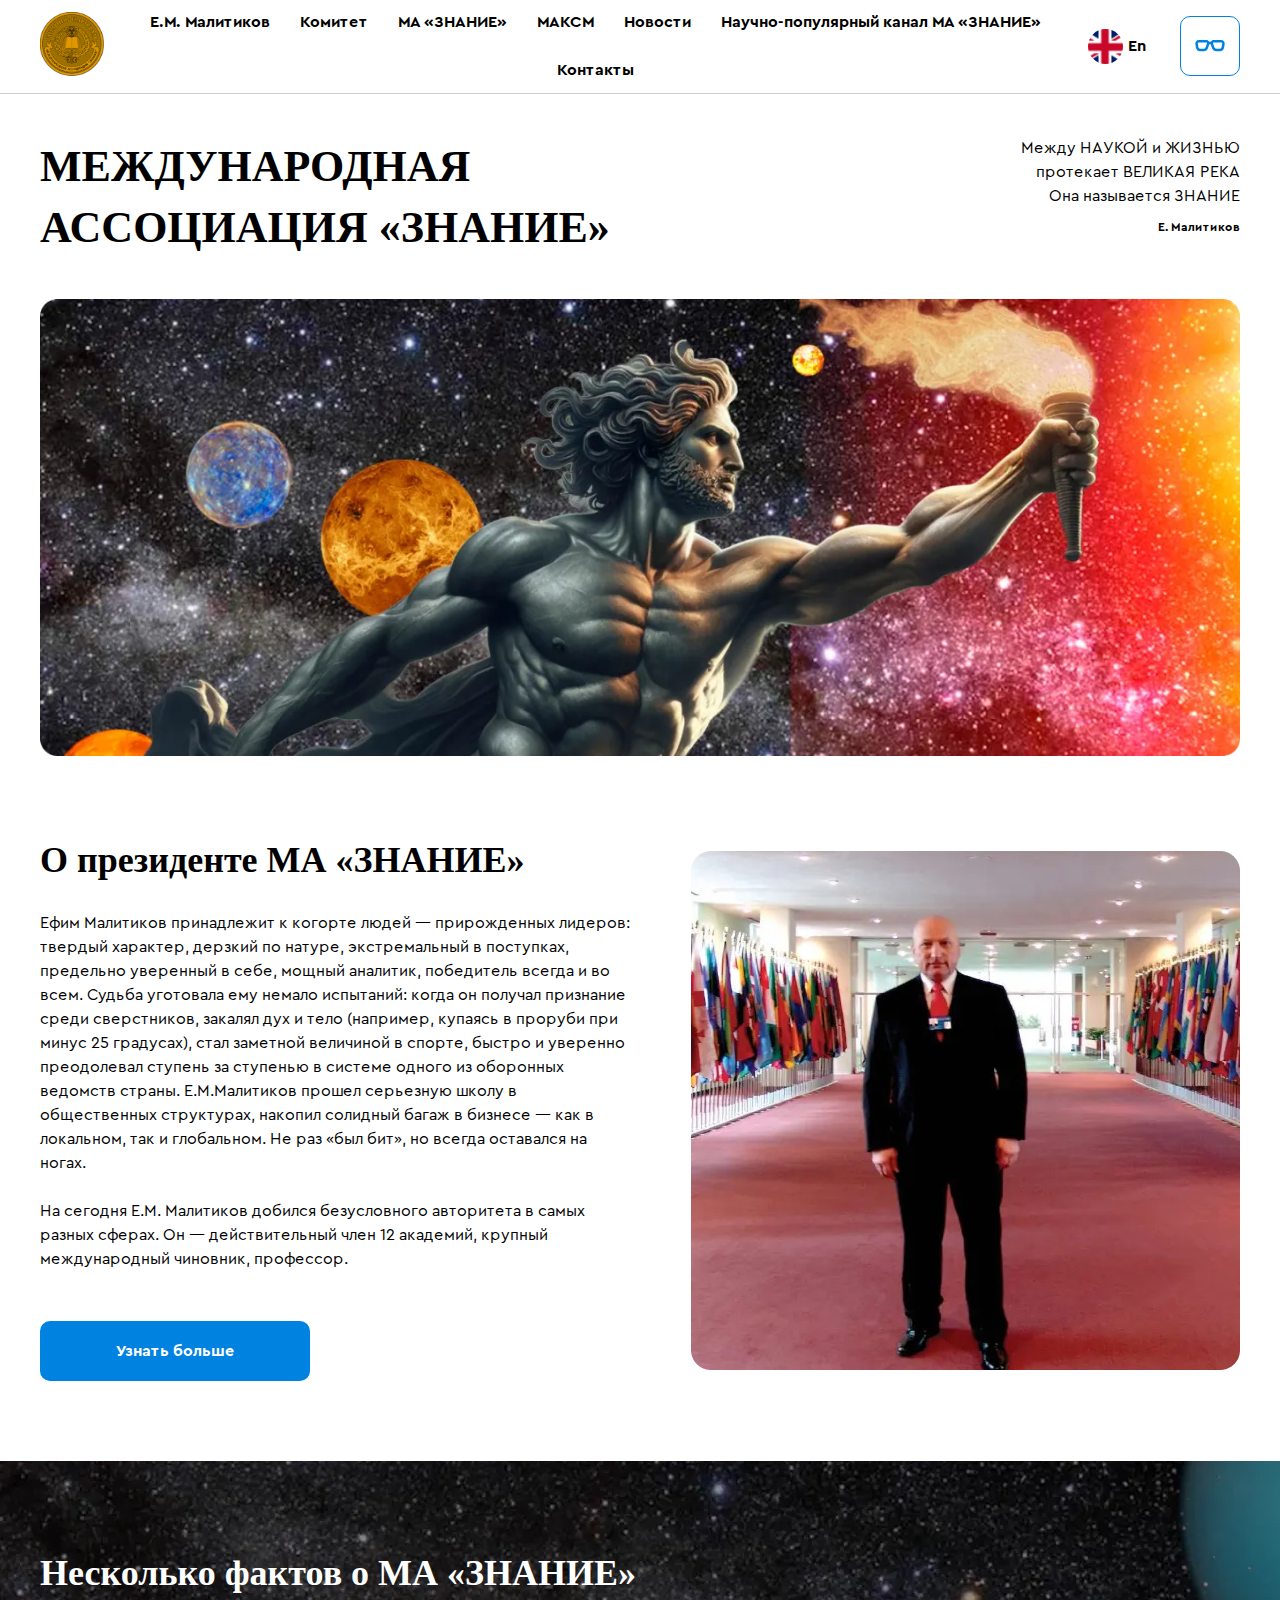
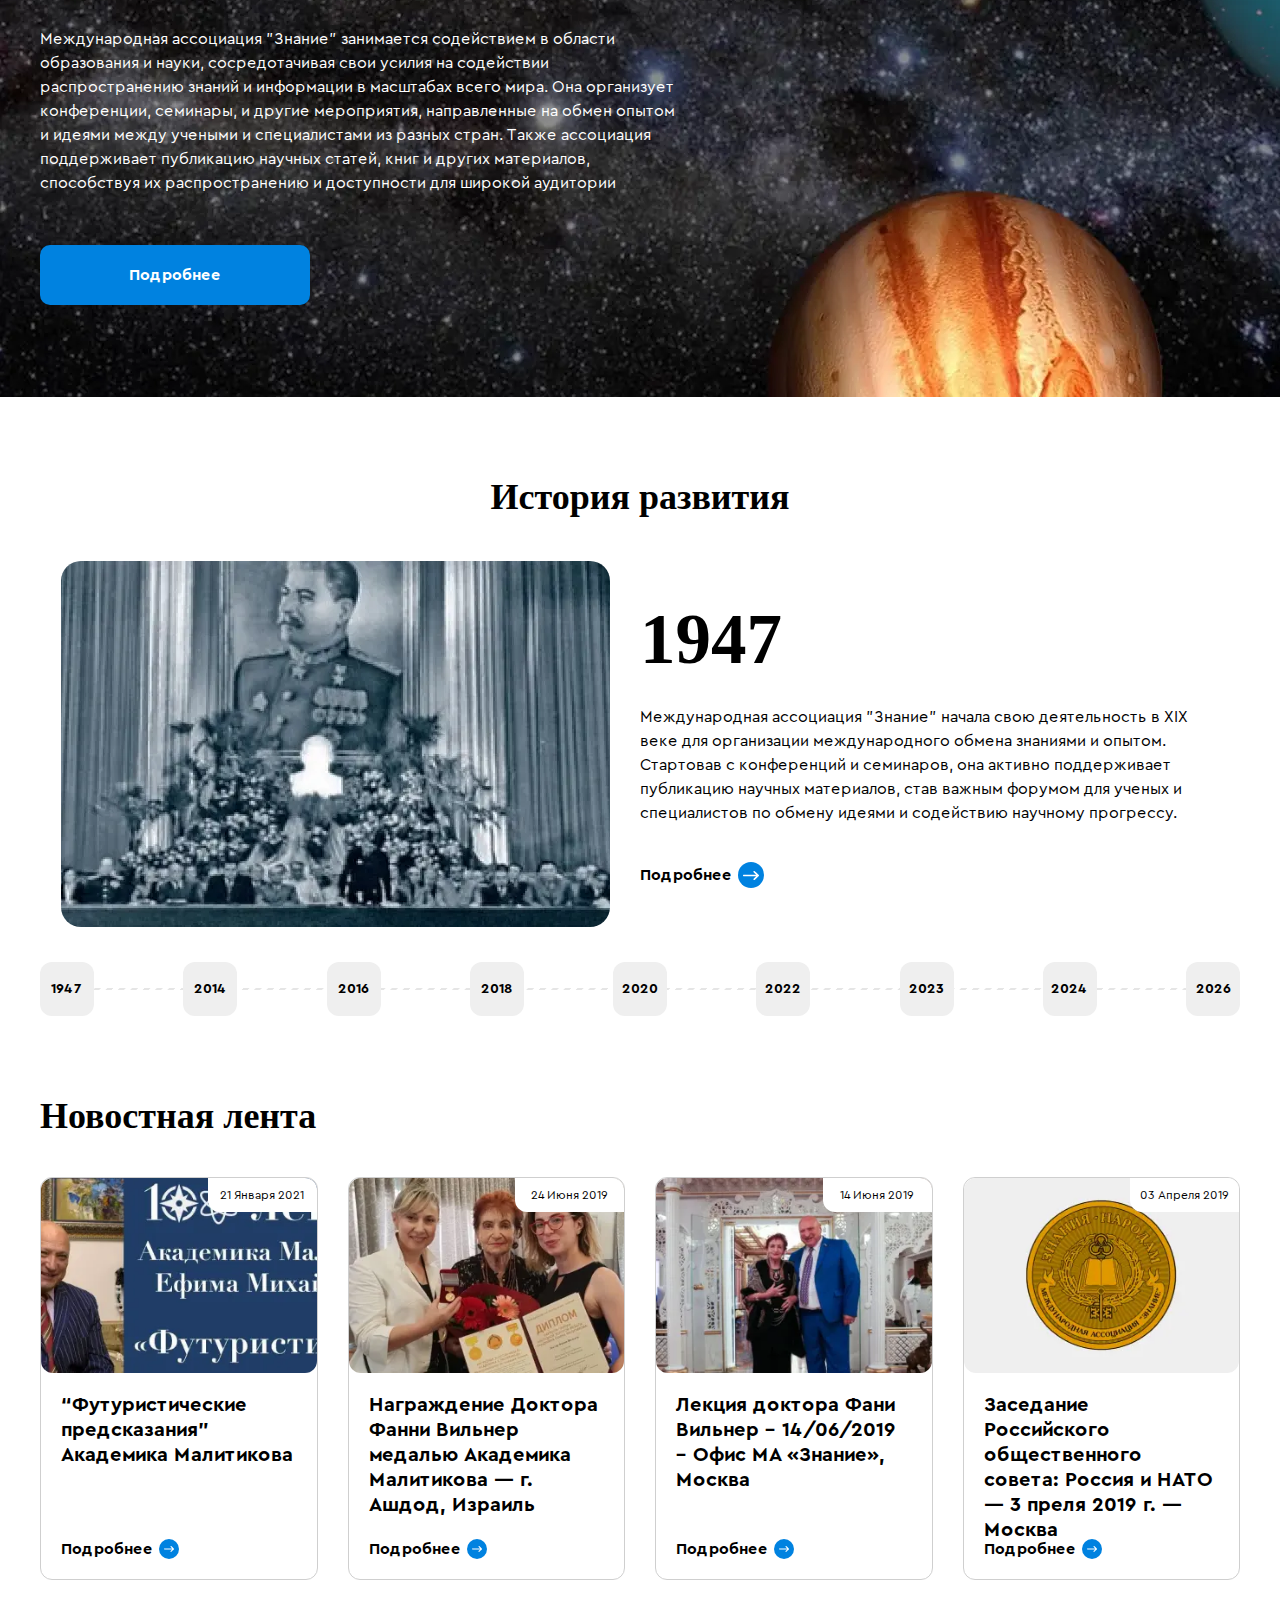
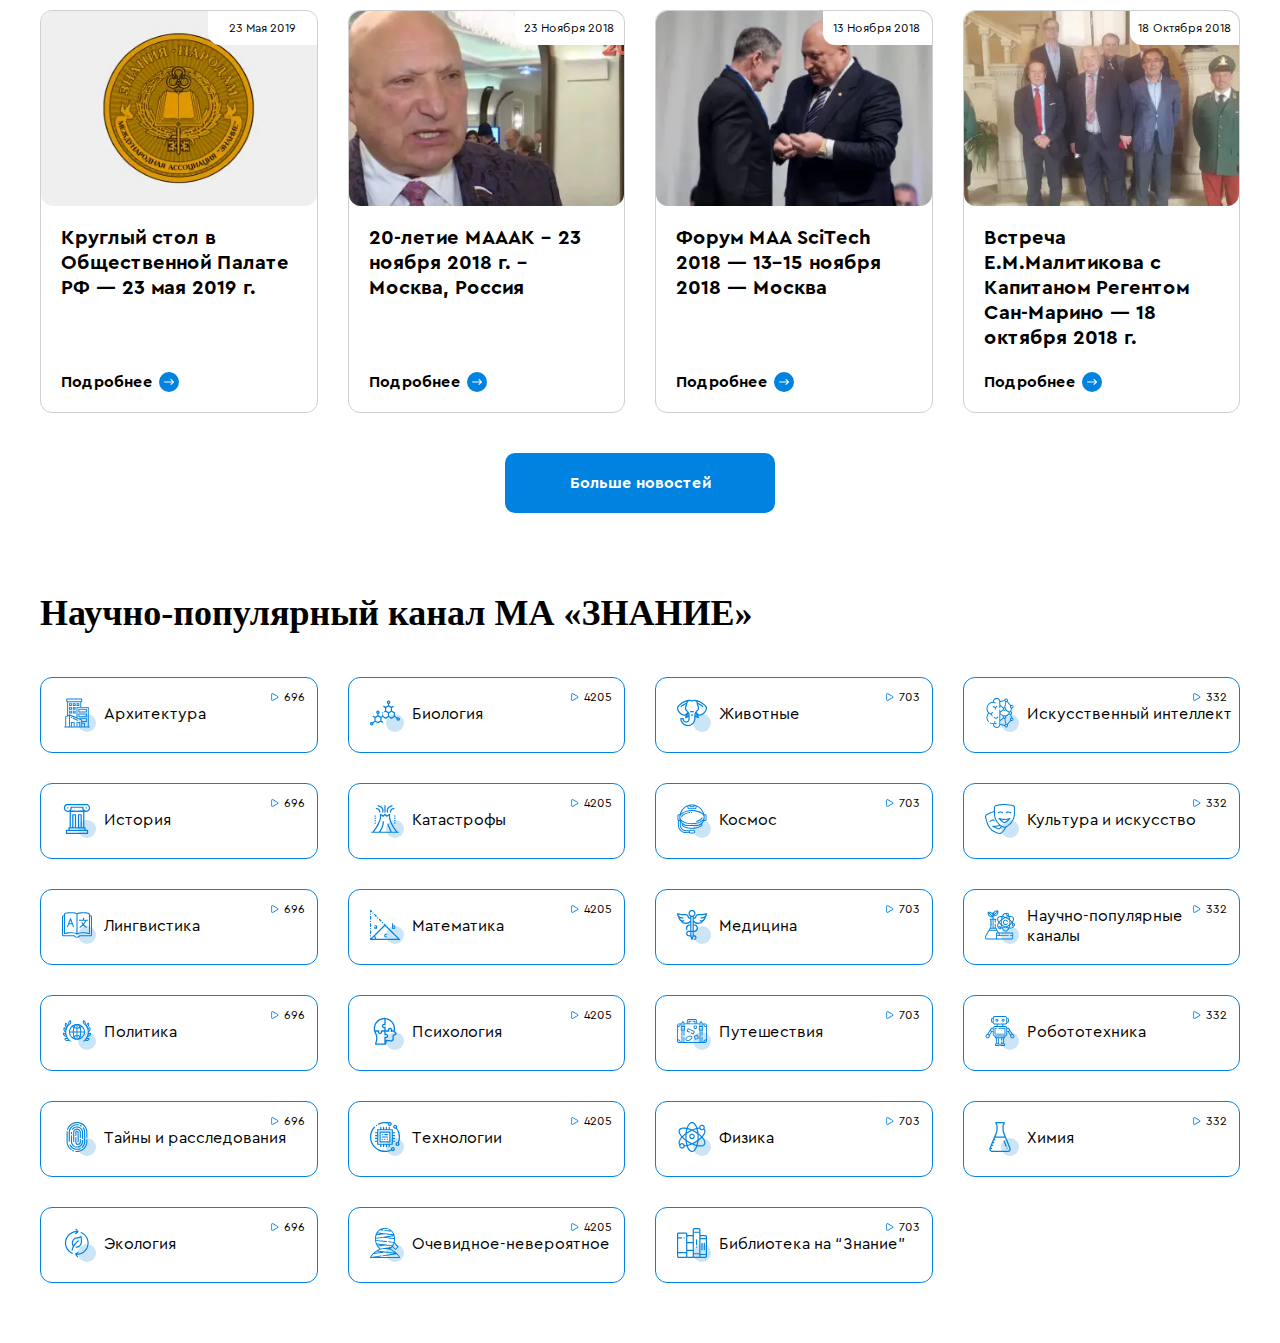
<file: index.html>
<!DOCTYPE html>
<html lang="ru">

<head>
  <meta charset="UTF-8">
  <meta name="viewport" content="width=device-width, initial-scale=1.0">
  <title>МЕЖДУНАРОДНАЯ АССОЦИАЦИЯ «ЗНАНИЕ»</title>
  <link rel="stylesheet" href="css/normalize.css">
  <link rel="stylesheet" href="css/style.css">
  <script defer src="js/burger.js"></script>
  <script defer src="js/tabs.js"></script>
</head>

<body>
  <header class="header">
    <div class="header__container container">
      <div class="header__content">
        <div class="header__logo-wrap">
          <img class="header__logo" src="img/svg/logo.svg" alt="Логотип" width="71" height="71">
          <p class="header__logo-text">МА «ЗНАНИЕ»</p>
        </div>
        <nav class="header__nav">
          <div class="header__menu-wrap js-menu-wrap">
            <div class="header__logo-wrap burger-logo">
              <img class="header__logo" src="img/svg/logo.svg" alt="Логотип" width="60" height="60">
              <p class="header__logo-text">МА «ЗНАНИЕ»</p>
            </div>
            <ul class="header__menu">
              <li class="header__menu-item"><a class="header__menu-link" href="#">Е.М. Малитиков</a></li>
              <li class="header__menu-item"><a class="header__menu-link" href="#">Комитет</a></li>
              <li class="header__menu-item"><a class="header__menu-link" href="#">МА «ЗНАНИЕ»</a></li>
              <li class="header__menu-item"><a class="header__menu-link" href="#">МАКСМ</a></li>
              <li class="header__menu-item"><a class="header__menu-link" href="news.html" target="_blank">Новости</a>
              </li>
              <li class="header__menu-item"><a class="header__menu-link" href="#">Научно-популярный канал МА
                  «ЗНАНИЕ»</a>
              </li>
              <li class="header__menu-item"><a class="header__menu-link" href="contacts.html"
                  target="_blank">Контакты</a></li>
            </ul>
          </div>
        </nav>
        <div class="header__lang-desktop">
          <a class="header__lang" href="#">
            <img class="header__lang-icon" src="img/svg/flag-UK.svg" alt="Флаг Великобритании" width="34"
              height="34"><span class="header__lang-name">En</span>
          </a>
        </div>
        <div class="header__button-wrapper">
          <button class="header__visually">
            <svg class="header__visually-icon" width="30" height="12" viewBox="0 0 30 12" fill="none"
              xmlns="http://www.w3.org/2000/svg">
              <path
                d="M26.2502 2.5C26.5502 2.5 26.8127 2.6125 26.9877 2.8125C27.1627 3 27.2377 3.275 27.2002 3.575L26.5752 7.3125C26.4752 8.125 25.7502 8.75 25.0002 8.75H21.2502C20.4503 8.75 19.5503 8.05 19.3753 7.275L18.0503 3.2875C18.0002 3.125 18.0378 2.8875 18.1253 2.7375C18.2628 2.5875 18.4753 2.5 18.7503 2.5H26.2502ZM21.2502 11.25H25.0002C27.0252 11.25 28.8002 9.675 29.0502 7.675L29.6752 3.9375C29.8127 2.875 29.5127 1.875 28.8627 1.15C28.2127 0.425 27.2627 0 26.2502 0H18.7503C17.7128 0 16.7753 0.4375 16.1753 1.2C16.0378 1.3875 15.9128 1.5875 15.8127 1.8125C15.2753 1.7 14.7253 1.7 14.2003 1.8125C14.1003 1.5875 13.9753 1.3875 13.8253 1.2C13.2378 0.4375 12.3003 0 11.2503 0H3.75025C2.73775 0 1.78775 0.425 1.13775 1.15C0.500252 1.875 0.200253 2.875 0.325253 3.8875L0.962753 7.725C1.20025 9.675 2.98775 11.25 5.00025 11.25H8.75025C10.7003 11.25 12.6003 9.7625 13.0753 7.875L14.2003 4.4875C14.6753 4.1375 15.3378 4.1375 15.8127 4.4875L16.9628 7.9625C17.4128 9.775 19.3003 11.25 21.2502 11.25ZM11.2503 2.5C11.5253 2.5 11.7378 2.5875 11.8753 2.7375C11.9753 2.8875 12.0003 3.125 11.9378 3.375L10.6753 7.1875C10.4503 8.05 9.55025 8.75 8.75025 8.75H5.00025C4.26275 8.75 3.52525 8.125 3.43775 7.3625L2.80025 3.525C2.76275 3.275 2.83775 3 3.01275 2.8125C3.18775 2.6125 3.45025 2.5 3.75025 2.5H11.2503Z">
              </path>
            </svg>
          </button>
          <button class="header__burger hamburger hamburger--collapse js-burger" type="button">
            <span class="hamburger__box">
              <span class="hamburger__inner"></span>
            </span>
          </button>
        </div>
      </div>
    </div>
  </header>
  <section class="hero">
    <div class="hero__container container">
      <div class="hero__content">
        <h1 class="hero__content-heading">МЕЖДУНАРОДНАЯ АССОЦИАЦИЯ «ЗНАНИЕ»</h1>
        <div class="hero__quote-wrap">
          <pre class="hero__content-quote">Между НАУКОЙ и ЖИЗНЬЮ
            протекает ВЕЛИКАЯ РЕКА
            Она называется ЗНАНИЕ</pre>
          <span class="hero__content-quote-author">Е. Малитиков</span>
        </div>
      </div>
      <picture>
        <source srcset="img/prometheus-360.webp" media="(max-width: 360px)">
        <source srcset="img/prometheus-768.webp" media="(max-width: 768px)">
        <source srcset="img/prometheus-960.webp" media="(max-width: 960px)">
        <img class="hero__content-image" src="img/prometheus-1440.webp" alt="Прометей" width="1360" height="518">
      </picture>

    </div>
  </section>
  <section class="president">
    <div class="president__container container">
      <h2 class="president__heading heading-768">О президенте МА «ЗНАНИЕ»</h2>
      <div class="president__content">
        <div class="president__content-left">
          <h2 class="president__heading">О президенте МА «ЗНАНИЕ»</h2>
          <p class="president__text">Ефим Малитиков принадлежит к когорте людей — прирожденных лидеров: твердый
            характер, дерзкий по натуре, экстремальный в поступках, предельно уверенный в себе, мощный аналитик,
            победитель всегда и во всем. Судьба уготовала ему немало испытаний: когда он получал признание среди
            сверстников, закалял дух и тело (например, купаясь в проруби при минус 25 градусах), стал заметной величиной
            в спорте, быстро и уверенно преодолевал ступень за ступенью в системе одного из оборонных ведомств страны.
            Е.М.Малитиков прошел серьезную школу в общественных структурах, накопил солидный багаж в бизнесе — как в
            локальном, так и глобальном. Не раз «был бит», но всегда оставался на ногах.
            <br><br>
            <span class="president__text-bottom">
              На сегодня Е.М. Малитиков добился безусловного авторитета в самых разных сферах. Он — действительный член
              12
              академий, крупный международный чиновник, профессор.
            </span>
          </p>
          <button class="president__button button">Узнать больше</button>
        </div>
        <div class="president__content-right">
          <picture class="president__picture">
            <source srcset="img/president-360.webp" media="(max-width: 480px)">
            <source srcset="img/president-768.webp" media="(max-width: 768px)">
            <source srcset="img/president-960.webp" media="(max-width: 1024px)">
            <img class="president__image" src="img/president-1440.webp" alt="Президент компании Е.М. Малитиков"
              width="549" height="519">
          </picture>
        </div>
      </div>
    </div>
  </section>
  <section class="facts">
    <div class="facts__container container">
      <div class="facts__content">
        <h2 class="facts__heading">Несколько фактов о МА «ЗНАНИЕ»</h2>
        <p class="facts__text">Международная ассоциация "Знание" занимается содействием в области образования и науки,
          сосредотачивая свои усилия на содействии распространению знаний и информации в масштабах всего мира. Она
          организует конференции, семинары, и другие мероприятия, направленные на обмен опытом и идеями между учеными и
          специалистами из разных стран. Также ассоциация поддерживает публикацию научных статей, книг и других
          материалов, способствуя их распространению и доступности для широкой аудитории</p>
        <button class="facts__button button">Подробнее</button>
      </div>
    </div>
  </section>
  <section class="history">
    <div class="history__container container">
      <h2 class="history__heading">История развития</h2>
      <div class="history__content">
        <div class="history__tabs js-tabs-wrap">
          <div class="history__tabs-wrap active js-tab-content" data-target="one">
            <div class="history__tabs-content">
              <picture>
                <source srcset="img/stalin-960.webp" media="(max-width: 1024px)">
                <img class="history__image" src="img/stalin-1440.webp" alt="Сталин" width="549" height="366">
              </picture>
              <div class="history__text-wrap">
                <h3 class="history__tab-heading">1947</h3>
                <p class="history__tab-text">Международная ассоциация "Знание" начала свою деятельность в XIX веке для
                  организации международного обмена знаниями и опытом. Стартовав с конференций и семинаров, она активно
                  поддерживает публикацию научных материалов, став важным форумом для ученых и специалистов по обмену
                  идеями и содействию научному прогрессу.</p>
                <a class="history__more-link" href="#">
                  <div class="history__more-wrap">
                    <p class="history__more">Подробнее</p>
                    <span class="history__arrow">
                      <img src="img/svg/right-arrow-white.svg" alt="Стрелочка" width="16" height="16">
                    </span>
                  </div>
                </a>
              </div>
            </div>
          </div>
          <div class="history__tabs-wrap js-tab-content" data-target="two">
            <div class="history__tabs-content">
              <img class="history__image" src="img/lenin.webp" alt="Сталин" width="549" height="366">
              <div class="history__text-wrap">
                <h3 class="history__tab-heading">1923</h3>
                <p class="history__tab-text">Международная ассоциация "Знание" начала свою деятельность в XIX веке для
                  организации международного обмена знаниями и опытом. Стартовав с конференций и семинаров, она активно
                  поддерживает публикацию научных материалов, став важным форумом для ученых и специалистов по обмену
                  идеями и содействию научному прогрессу.</p>
                <a class="history__more-link" href="#">
                  <div class="history__more-wrap">
                    <p class="history__more">Подробнее</p>
                    <span class="history__arrow">
                      <img src="img/svg/right-arrow-white.svg" alt="Стрелочка" width="16" height="16">
                    </span>
                  </div>
                </a>
              </div>
            </div>
          </div>
          <div class="history__list-wrap">
            <ul class="history__list">
              <li class="history__list-item"><button class="history__list-btn js-tab-btn" data-path="one">1947</button>
              </li>
              <li class="history__list-item"><button class="history__list-btn js-tab-btn" data-path="two">2014</button>
              </li>
              <li class="history__list-item"><button class="history__list-btn js-tab-btn">2016</button>
              </li>
              <li class="history__list-item hidden-mobile"><button class="history__list-btn js-tab-btn">2018</button>
              </li>
              <li class="history__list-item hidden-mobile"><button class="history__list-btn js-tab-btn">2020</button>
              </li>
              <li class="history__list-item hidden-mobile"><button class="history__list-btn js-tab-btn">2022</button>
              </li>
              <li class="history__list-item hidden-btn"><button class="history__list-btn js-tab-btn">2023</button>
              </li>
              <li class="history__list-item hidden-btn"><button class="history__list-btn js-tab-btn">2024</button>
              </li>
              <li class="history__list-item hidden-btn"><button class="history__list-btn js-tab-btn">2026</button>
              </li>
            </ul>
            <button class="history__slider-btn"><img src="img/svg/arrow-slider-right.svg" alt="Кнопка вправо" width="34"
                height="34"></button>
          </div>
        </div>
      </div>
    </div>
  </section>
  <section class="news">
    <div class="news__container container">
      <div class="news__content">
        <h2 class="news__heading">Новостная лента</h2>
        <ul class="news__list grid-4">
          <li class="news__list-card">
            <img class="news__card-image" src="img/news-1.webp" alt="Академик Малитиков" width="318" height="226">
            <span class="news__extra">21 Января 2021</span>
            <div class="news__text-wrap">
              <h3 class="news__card-heading">“Футуристические предсказания” Академика Малитикова</h3>
              <div class="news__more-wrap">
                <a class="news__more-link" href="#">
                  <p class="news__card-more">Подробнее</p>
                </a>
                <span class="news__card-arrow">
                  <img src="img/svg/right-arrow-white.svg" alt="Стрелочка">
                </span>
              </div>
            </div>
          </li>
          <li class="news__list-card">
            <img class="news__card-image" src="img/news-2.webp" alt="Награждение Доктора Фанни Вильнер" width="318"
              height="226">
            <span class="news__extra">24 Июня 2019</span>
            <div class="news__text-wrap">
              <h3 class="news__card-heading">Награждение Доктора Фанни Вильнер медалью Академика Малитикова — г.
                Ашдод,
                Израиль</h3>
              <div class="news__more-wrap">
                <a class="news__more-link" href="#">
                  <p class="news__card-more">Подробнее</p>
                </a>
                <span class="news__card-arrow">
                  <img src="img/svg/right-arrow-white.svg" alt="Стрелочка">
                </span>
              </div>
            </div>
          </li>
          <li class="news__list-card">
            <img class="news__card-image" src="img/news-3.webp" alt="Лекция доктора Фани Вильнер" width="318"
              height="226">
            <span class="news__extra">14 Июня 2019</span>
            <div class="news__text-wrap">
              <h3 class="news__card-heading">Лекция доктора Фани Вильнер – 14/06/2019 – Офис МА «Знание», Москва</h3>
              <div class="news__more-wrap">
                <a class="news__more-link" href="#">
                  <p class="news__card-more">Подробнее</p>
                </a>
                <span class="news__card-arrow">
                  <img src="img/svg/right-arrow-white.svg" alt="Стрелочка">
                </span>
              </div>
            </div>
          </li>
          <li class="news__list-card">
            <img class="news__card-image" src="img/news-4.webp" alt="Заседание Российского общественного совета"
              width="318" height="226">
            <span class="news__extra">03 Апреля 2019</span>
            <div class="news__text-wrap">
              <h3 class="news__card-heading">Заседание Российского общественного совета: Россия и НАТО — 3 преля 2019
                г.
                — Москва</h3>
              <div class="news__more-wrap">
                <a class="news__more-link" href="#">
                  <p class="news__card-more">Подробнее</p>
                </a>
                <span class="news__card-arrow">
                  <img src="img/svg/right-arrow-white.svg" alt="Стрелочка">
                </span>
              </div>
            </div>
          </li>
          <li class="news__list-card hidden-mobile">
            <img class="news__card-image" src="img/news-4.webp" alt="Круглый стол в Общественной Палате РФ" width="318"
              height="226">
            <span class="news__extra">23 Мая 2019</span>
            <div class="news__text-wrap">
              <h3 class="news__card-heading">Круглый стол в Общественной Палате РФ — 23 мая 2019 г.</h3>
              <div class="news__more-wrap">
                <a class="news__more-link" href="#">
                  <p class="news__card-more">Подробнее</p>
                </a>
                <span class="news__card-arrow">
                  <img src="img/svg/right-arrow-white.svg" alt="Стрелочка">
                </span>
              </div>
            </div>
          </li>
          <li class="news__list-card hidden-mobile">
            <img class="news__card-image" src="img/news-6.webp" alt="20-летие МАААК" width="318" height="226">
            <span class="news__extra">23 Ноября 2018</span>
            <div class="news__text-wrap">
              <h3 class="news__card-heading">20-летие МАААК – 23 ноября 2018 г. – Москва, Россия</h3>
              <div class="news__more-wrap">
                <a class="news__more-link" href="#">
                  <p class="news__card-more">Подробнее</p>
                </a>
                <span class="news__card-arrow">
                  <img src="img/svg/right-arrow-white.svg" alt="Стрелочка">
                </span>
              </div>
            </div>
          </li>
          <li class="news__list-card hidden">
            <img class="news__card-image" src="img/news-7.webp" alt="Форум МАА SciTech 2018" width="318" height="226">
            <span class="news__extra">13 Ноября 2018</span>
            <div class="news__text-wrap">
              <h3 class="news__card-heading">Форум МАА SciTech 2018 — 13-15 ноября 2018 — Москва</h3>
              <div class="news__more-wrap">
                <a class="news__more-link" href="#">
                  <p class="news__card-more">Подробнее</p>
                </a>
                <span class="news__card-arrow">
                  <img src="img/svg/right-arrow-white.svg" alt="Стрелочка">
                </span>
              </div>
            </div>
          </li>
          <li class="news__list-card hidden">
            <img class="news__card-image" src="img/news-8.webp" alt="Встреча с Капитаном Регентом Сан-Марино"
              width="318" height="226">
            <span class="news__extra">18 Октября 2018</span>
            <div class="news__text-wrap">
              <h3 class="news__card-heading">Встреча Е.М.Малитикова с Капитаном Регентом Сан-Марино — 18 октября 2018
                г.
              </h3>
              <div class="news__more-wrap">
                <a class="news__more-link" href="#">
                  <p class="news__card-more">Подробнее</p>
                </a>
                <span class="news__card-arrow">
                  <img src="img/svg/right-arrow-white.svg" alt="Стрелочка">
                </span>
              </div>
            </div>
          </li>
        </ul>
        <button class="news__button button">Больше новостей</button>
      </div>
    </div>
  </section>
  <section class="channel">
    <div class="channel__container container">
      <div class="channel__content">
        <h2 class="channel__heading">Научно-популярный канал МА «ЗНАНИЕ»</h2>
        <div class="channel__list grid-4">
          <a class="channel__list-link" href="#">
            <div class="channel__list-item">
              <img class="channel__image" src="img/svg/channel-icons/icon-1.svg" alt="Архитектура" width="34"
                height="34">
              <p class="channel__text">Архитектура</p>
              <span class="channel__extra">
                <img class="channel__extra-image" src="img/svg/play-button.svg" alt="Кнопка Play" width="10"
                  height="10">
                <span class="channel__number">696</span>
              </span>
            </div>
          </a>
          <a class="channel__list-link" href="#">
            <div class="channel__list-item">
              <img class="channel__image" src="img/svg/channel-icons/icon-2.svg" alt="Биология" width="34" height="34">
              <p class="channel__text">Биология</p>
              <span class="channel__extra">
                <img class="channel__extra-image" src="img/svg/play-button.svg" alt="Кнопка Play" width="10"
                  height="10">
                <span class="channel__number">4205</span>
              </span>
            </div>
          </a>
          <a class="channel__list-link" href="#">
            <div class="channel__list-item">
              <img class="channel__image" src="img/svg/channel-icons/icon-3.svg" alt="Животные" width="34" height="34">
              <p class="channel__text">Животные</p>
              <span class="channel__extra">
                <img class="channel__extra-image" src="img/svg/play-button.svg" alt="Кнопка Play" width="10"
                  height="10">
                <span class="channel__number">703</span>
              </span>
            </div>
          </a>
          <a class="channel__list-link" href="#">
            <div class="channel__list-item">
              <img class="channel__image" src="img/svg/channel-icons/icon-4.svg" alt="Искусственный интеллект"
                width="34" height="34">
              <p class="channel__text">Искусственный интеллект</p>
              <span class="channel__extra">
                <img class="channel__extra-image" src="img/svg/play-button.svg" alt="Кнопка Play" width="10"
                  height="10">
                <span class="channel__number">332</span>
              </span>
            </div>
          </a>
          <a class="channel__list-link" href="#">
            <div class="channel__list-item">
              <img class="channel__image" src="img/svg/channel-icons/icon-5.svg" alt="История" width="34" height="34">
              <p class="channel__text">История</p>
              <span class="channel__extra">
                <img class="channel__extra-image" src="img/svg/play-button.svg" alt="Кнопка Play" width="10"
                  height="10">
                <span class="channel__number">696</span>
              </span>
            </div>
          </a>
          <a class="channel__list-link" href="asteroids.html" target="_blank">
            <div class="channel__list-item">
              <img class="channel__image" src="img/svg/channel-icons/icon-6.svg" alt="Катастрофы" width="34"
                height="34">
              <p class="channel__text">Катастрофы</p>
              <span class="channel__extra">
                <img class="channel__extra-image" src="img/svg/play-button.svg" alt="Кнопка Play" width="10"
                  height="10">
                <span class="channel__number">4205</span>
              </span>
            </div>
          </a>
          <a class="channel__list-link" href="#">
            <div class="channel__list-item"> <img class="channel__image" src="img/svg/channel-icons/icon-7.svg"
                alt="Космос" width="34" height="34">
              <p class="channel__text">Космос</p>
              <span class="channel__extra">
                <img class="channel__extra-image" src="img/svg/play-button.svg" alt="Кнопка Play" width="10"
                  height="10">
                <span class="channel__number">703</span>
              </span>
            </div>
          </a>
          <a class="channel__list-link" href="proverbs.html" target="_blank">
            <div class="channel__list-item"> <img class="channel__image" src="img/svg/channel-icons/icon-8.svg"
                alt="Культура и искусство" width="34" height="34">
              <p class="channel__text">Культура и искусство</p>
              <span class="channel__extra">
                <img class="channel__extra-image" src="img/svg/play-button.svg" alt="Кнопка Play" width="10"
                  height="10">
                <span class="channel__number">332</span>
              </span>
            </div>
          </a>
          <a class="channel__list-link" href="#">
            <div class="channel__list-item"> <img class="channel__image" src="img/svg/channel-icons/icon-9.svg"
                alt="Лингвистика" width="34" height="34">
              <p class="channel__text">Лингвистика</p>
              <span class="channel__extra">
                <img class="channel__extra-image" src="img/svg/play-button.svg" alt="Кнопка Play" width="10"
                  height="10">
                <span class="channel__number">696</span>
              </span>
            </div>
          </a>
          <a class="channel__list-link" href="#">
            <div class="channel__list-item"> <img class="channel__image" src="img/svg/channel-icons/icon-10.svg"
                alt="Математика" width="34" height="34">
              <p class="channel__text">Математика</p>
              <span class="channel__extra">
                <img class="channel__extra-image" src="img/svg/play-button.svg" alt="Кнопка Play" width="10"
                  height="10">
                <span class="channel__number">4205</span>
              </span>
            </div>
          </a>
          <a class="channel__list-link" href="#">
            <div class="channel__list-item"> <img class="channel__image" src="img/svg/channel-icons/icon-11.svg"
                alt="Медицина" width="34" height="34">
              <p class="channel__text">Медицина</p>
              <span class="channel__extra">
                <img class="channel__extra-image" src="img/svg/play-button.svg" alt="Кнопка Play" width="10"
                  height="10">
                <span class="channel__number">703</span>
              </span>
            </div>
          </a>
          <a class="channel__list-link" href="#">
            <div class="channel__list-item"> <img class="channel__image" src="img/svg/channel-icons/icon-12.svg"
                alt="Научно-популярные каналы" width="34" height="34">
              <p class="channel__text">Научно-популярные каналы</p>
              <span class="channel__extra">
                <img class="channel__extra-image" src="img/svg/play-button.svg" alt="Кнопка Play" width="10"
                  height="10">
                <span class="channel__number">332</span>
              </span>
            </div>
          </a>
          <a class="channel__list-link" href="#">
            <div class="channel__list-item"> <img class="channel__image" src="img/svg/channel-icons/icon-13.svg"
                alt="Политика" width="34" height="34">
              <p class="channel__text">Политика</p>
              <span class="channel__extra">
                <img class="channel__extra-image" src="img/svg/play-button.svg" alt="Кнопка Play" width="10"
                  height="10">
                <span class="channel__number">696</span>
              </span>
            </div>
          </a>
          <a class="channel__list-link" href="#">
            <div class="channel__list-item"> <img class="channel__image" src="img/svg/channel-icons/icon-14.svg"
                alt="Психология" width="34" height="34">
              <p class="channel__text">Психология</p>
              <span class="channel__extra">
                <img class="channel__extra-image" src="img/svg/play-button.svg" alt="Кнопка Play" width="10"
                  height="10">
                <span class="channel__number">4205</span>
              </span>
            </div>
          </a>
          <a class="channel__list-link" href="#">
            <div class="channel__list-item"> <img class="channel__image" src="img/svg/channel-icons/icon-15.svg"
                alt="Путешествия" width="34" height="34">
              <p class="channel__text">Путешествия</p>
              <span class="channel__extra">
                <img class="channel__extra-image" src="img/svg/play-button.svg" alt="Кнопка Play" width="10"
                  height="10">
                <span class="channel__number">703</span>
              </span>
            </div>
          </a>
          <a class="channel__list-link" href="#">
            <div class="channel__list-item"> <img class="channel__image" src="img/svg/channel-icons/icon-16.svg"
                alt="Робототехника" width="34" height="34">
              <p class="channel__text">Робототехника</p>
              <span class="channel__extra">
                <img class="channel__extra-image" src="img/svg/play-button.svg" alt="Кнопка Play" width="10"
                  height="10">
                <span class="channel__number">332</span>
              </span>
            </div>
          </a>
          <a class="channel__list-link" href="#">
            <div class="channel__list-item"> <img class="channel__image" src="img/svg/channel-icons/icon-17.svg"
                alt="Тайны и расследования" width="34" height="34">
              <p class="channel__text">Тайны и расследования</p>
              <span class="channel__extra">
                <img class="channel__extra-image" src="img/svg/play-button.svg" alt="Кнопка Play" width="10"
                  height="10">
                <span class="channel__number">696</span>
              </span>
            </div>
          </a>
          <a class="channel__list-link" href="#">
            <div class="channel__list-item"> <img class="channel__image" src="img/svg/channel-icons/icon-18.svg"
                alt="Технологии" width="34" height="34">
              <p class="channel__text">Технологии</p>
              <span class="channel__extra">
                <img class="channel__extra-image" src="img/svg/play-button.svg" alt="Кнопка Play" width="10"
                  height="10">
                <span class="channel__number">4205</span>
              </span>
            </div>
          </a>
          <a class="channel__list-link" href="#">
            <div class="channel__list-item"> <img class="channel__image" src="img/svg/channel-icons/icon-19.svg"
                alt="Физика" width="34" height="34">
              <p class="channel__text">Физика</p>
              <span class="channel__extra">
                <img class="channel__extra-image" src="img/svg/play-button.svg" alt="Кнопка Play" width="10"
                  height="10">
                <span class="channel__number">703</span>
              </span>
            </div>
          </a>
          <a class="channel__list-link" href="#">
            <div class="channel__list-item"> <img class="channel__image" src="img/svg/channel-icons/icon-20.svg"
                alt="Химия" width="34" height="34">
              <p class="channel__text">Химия</p>
              <span class="channel__extra">
                <img class="channel__extra-image" src="img/svg/play-button.svg" alt="Кнопка Play" width="10"
                  height="10">
                <span class="channel__number">332</span>
              </span>
            </div>
          </a>
          <a class="channel__list-link" href="#">
            <div class="channel__list-item"> <img class="channel__image" src="img/svg/channel-icons/icon-21.svg"
                alt="Экология" width="34" height="34">
              <p class="channel__text">Экология</p>
              <span class="channel__extra">
                <img class="channel__extra-image" src="img/svg/play-button.svg" alt="Кнопка Play" width="10"
                  height="10">
                <span class="channel__number">696</span>
              </span>
            </div>
          </a>
          <a class="channel__list-link" href="#">
            <div class="channel__list-item"> <img class="channel__image" src="img/svg/channel-icons/icon-22.svg"
                alt="Очевидное-невероятное" width="34" height="34">
              <p class="channel__text">Очевидное-невероятное</p>
              <span class="channel__extra">
                <img class="channel__extra-image" src="img/svg/play-button.svg" alt="Кнопка Play" width="10"
                  height="10">
                <span class="channel__number">4205</span>
              </span>
            </div>
          </a>
          <a class="channel__list-link" href="#">
            <div class="channel__list-item"> <img class="channel__image" src="img/svg/channel-icons/icon-23.svg"
                alt="Библиотека на “Знание”" width="34" height="34">
              <p class="channel__text">Библиотека на “Знание”</p>
              <span class="channel__extra">
                <img class="channel__extra-image" src="img/svg/play-button.svg" alt="Кнопка Play" width="10"
                  height="10">
                <span class="channel__number">703</span>
              </span>
            </div>
          </a>
        </div>
      </div>
    </div>
  </section>
</body>

</html>
</file>
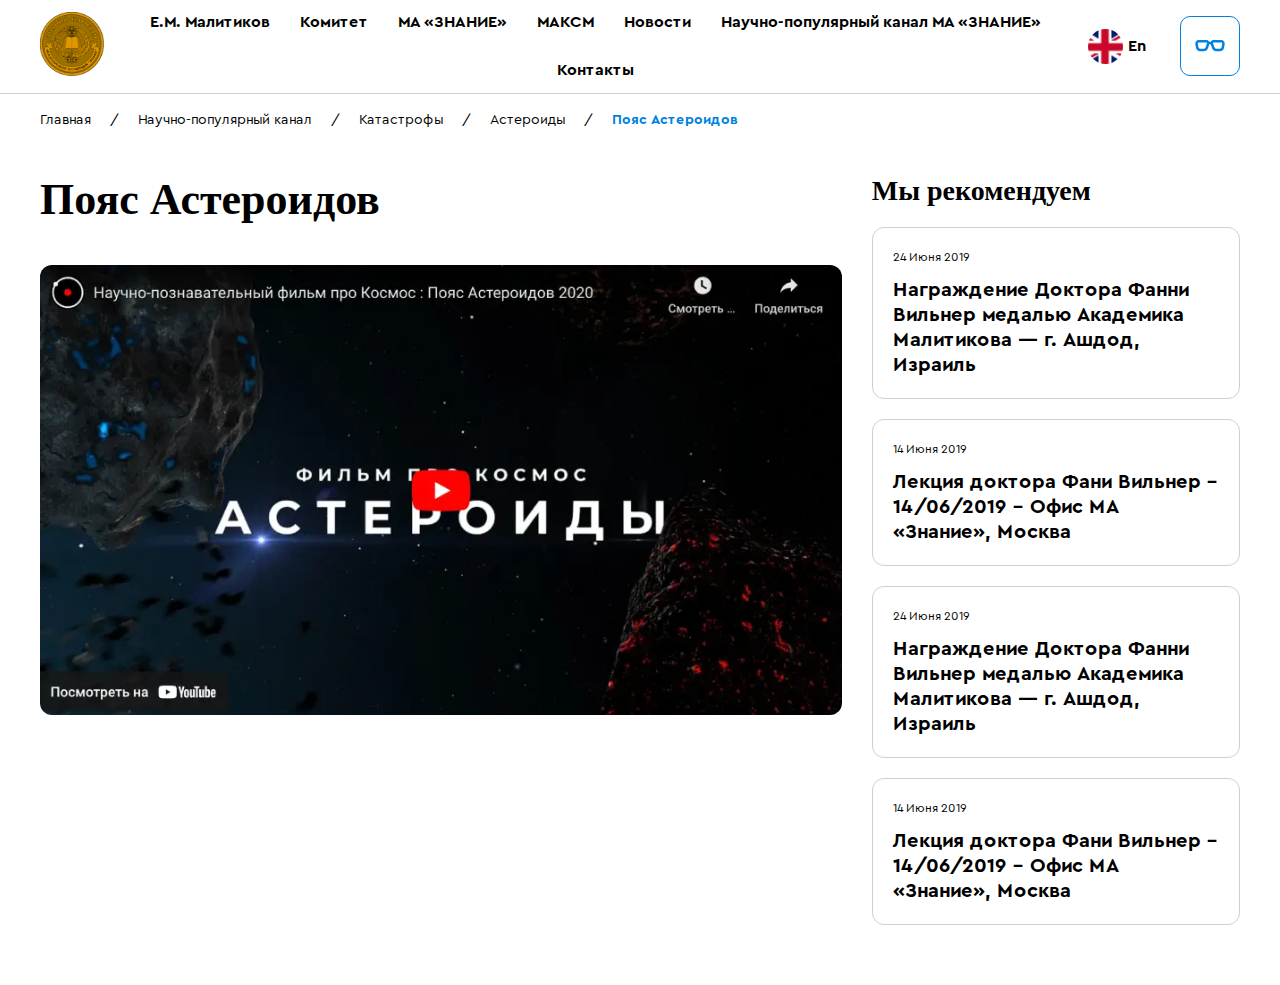
<file: asteroids.html>
<!DOCTYPE html>
<html lang="ru">

<head>
    <meta charset="UTF-8">
    <meta name="viewport" content="width=device-width, initial-scale=1.0">
    <title>Пояс Астероидов</title>
    <link rel="stylesheet" href="css/lity.min.css">
    <link rel="stylesheet" href="css/normalize.css">
    <link rel="stylesheet" href="css/style.css">
    <script defer src="js/burger.js"></script>
    <script defer src="js/jquery.min.js"></script>
    <script defer src="js/lity.min.js"></script>
</head>

<body>
    <header class="header news-header">
        <div class="header__container container">
            <div class="header__content">
                <div class="header__logo-wrap">
                    <img class="header__logo" src="img/svg/logo.svg" alt="Логотип" width="71" height="71">
                    <p class="header__logo-text">МА «ЗНАНИЕ»</p>
                </div>
                <nav class="header__nav">
                    <div class="header__menu-wrap js-menu-wrap">
                        <div class="header__logo-wrap burger-logo">
                            <img class="header__logo" src="img/svg/logo.svg" alt="Логотип" width="60" height="60">
                            <p class="header__logo-text">МА «ЗНАНИЕ»</p>
                        </div>
                        <ul class="header__menu">
                            <li class="header__menu-item"><a class="header__menu-link" href="#">Е.М. Малитиков</a></li>
                            <li class="header__menu-item"><a class="header__menu-link" href="#">Комитет</a></li>
                            <li class="header__menu-item"><a class="header__menu-link" href="#">МА «ЗНАНИЕ»</a></li>
                            <li class="header__menu-item"><a class="header__menu-link" href="#">МАКСМ</a></li>
                            <li class="header__menu-item"><a class="header__menu-link" href="news.html"
                                    target="_blank">Новости</a></li>
                            <li class="header__menu-item"><a class="header__menu-link" href="#">Научно-популярный канал
                                    МА
                                    «ЗНАНИЕ»</a>
                            </li>
                            <li class="header__menu-item"><a class="header__menu-link" href="contacts.html" target="_blank">Контакты</a></li>
                        </ul>
                    </div>
                </nav>
                <div class="header__lang-desktop">
                    <a class="header__lang" href="#">
                        <img class="header__lang-icon" src="img/svg/flag-UK.svg" alt="Флаг Великобритании" width="34"
                            height="34">
                        <span class="header__lang-name">En</span>
                    </a>
                </div>
                <div class="header__button-wrapper">
                    <button class="header__visually">
                        <svg class="header__visually-icon" width="30" height="12" viewBox="0 0 30 12" fill="none"
                            xmlns="http://www.w3.org/2000/svg">
                            <path
                                d="M26.2502 2.5C26.5502 2.5 26.8127 2.6125 26.9877 2.8125C27.1627 3 27.2377 3.275 27.2002 3.575L26.5752 7.3125C26.4752 8.125 25.7502 8.75 25.0002 8.75H21.2502C20.4503 8.75 19.5503 8.05 19.3753 7.275L18.0503 3.2875C18.0002 3.125 18.0378 2.8875 18.1253 2.7375C18.2628 2.5875 18.4753 2.5 18.7503 2.5H26.2502ZM21.2502 11.25H25.0002C27.0252 11.25 28.8002 9.675 29.0502 7.675L29.6752 3.9375C29.8127 2.875 29.5127 1.875 28.8627 1.15C28.2127 0.425 27.2627 0 26.2502 0H18.7503C17.7128 0 16.7753 0.4375 16.1753 1.2C16.0378 1.3875 15.9128 1.5875 15.8127 1.8125C15.2753 1.7 14.7253 1.7 14.2003 1.8125C14.1003 1.5875 13.9753 1.3875 13.8253 1.2C13.2378 0.4375 12.3003 0 11.2503 0H3.75025C2.73775 0 1.78775 0.425 1.13775 1.15C0.500252 1.875 0.200253 2.875 0.325253 3.8875L0.962753 7.725C1.20025 9.675 2.98775 11.25 5.00025 11.25H8.75025C10.7003 11.25 12.6003 9.7625 13.0753 7.875L14.2003 4.4875C14.6753 4.1375 15.3378 4.1375 15.8127 4.4875L16.9628 7.9625C17.4128 9.775 19.3003 11.25 21.2502 11.25ZM11.2503 2.5C11.5253 2.5 11.7378 2.5875 11.8753 2.7375C11.9753 2.8875 12.0003 3.125 11.9378 3.375L10.6753 7.1875C10.4503 8.05 9.55025 8.75 8.75025 8.75H5.00025C4.26275 8.75 3.52525 8.125 3.43775 7.3625L2.80025 3.525C2.76275 3.275 2.83775 3 3.01275 2.8125C3.18775 2.6125 3.45025 2.5 3.75025 2.5H11.2503Z">
                            </path>
                        </svg>
                    </button>
                    <button class="header__burger hamburger hamburger--collapse js-burger" type="button">
                        <span class="hamburger__box">
                            <span class="hamburger__inner"></span>
                        </span>
                    </button>
                </div>
            </div>
        </div>
    </header>
    <div class="breadcrumbs">
        <div class="breadcrumbs__container container">
            <nav>
                <ul class="breadcrumbs__list">
                    <li class="breadcrumbs__list-item"><a class="breadcrumbs__list-link" href="index.html"
                            target="_blank">Главная</a></li>
                    <li class="breadcrumbs__list-item"><a class="breadcrumbs__list-link" href="#" target="_blank"
                            aria-current="page">Научно-популярный канал</a></li>
                    <li class="breadcrumbs__list-item"><a class="breadcrumbs__list-link" href="#" target="_blank"
                            aria-current="page">Катастрофы</a></li>
                    <li class="breadcrumbs__list-item"><a class="breadcrumbs__list-link" href="#" target="_blank"
                            aria-current="page">Астероиды</a></li>
                    <li class="breadcrumbs__list-item"><a class="breadcrumbs__list-link current" href="asteroids.html"
                            target="_blank" aria-current="page">Пояс Астероидов</a></li>
                </ul>
            </nav>
        </div>
    </div>
    <section class="asteroids">
        <div class="asteroids__container container">
            <div class="asteroids__content">
                <div class="asteroids__video-wrap">
                    <h1 class="asteroids__heading">Пояс Астероидов</h1>
                    <a href="https://youtu.be/iVbwvCp9pnY?si=Dab0mbQ1tzvrpp8z" data-lity>
                        <img class="asteroids__video-image" src="img/youtube.webp" alt="Обложка видео Пояс Астероидов"
                            width="897" height="505">
                    </a>
                </div>
                <div>
                    <h2 class="graduations__recommend-heading">Мы рекомендуем</h2>
                    <div class="graduations__recommend-content asteroids-gap">
                        <a class="graduations__link" href="#">
                            <div class="graduations__recommendation">
                                <span class="graduations__recommendation-date">24 Июня 2019</span>
                                <h3 class="graduations__recommendation-heading">Награждение Доктора Фанни Вильнер
                                    медалью
                                    Академика Малитикова — г. Ашдод, Израиль</h3>
                            </div>
                        </a>
                        <a class="graduations__link" href="#">
                            <div class="graduations__recommendation">
                                <span class="graduations__recommendation-date">14 Июня 2019</span>
                                <h3 class="graduations__recommendation-heading">Лекция доктора Фани Вильнер – 14/06/2019
                                    –
                                    Офис МА «Знание», Москва</h3>
                            </div>
                        </a>
                        <a class="graduations__link" href="#">
                            <div class="graduations__recommendation">
                                <span class="graduations__recommendation-date">24 Июня 2019</span>
                                <h3 class="graduations__recommendation-heading">Награждение Доктора Фанни Вильнер
                                    медалью
                                    Академика Малитикова — г. Ашдод, Израиль</h3>
                            </div>
                        </a>
                        <a class="graduations__link" href="#">
                            <div class="graduations__recommendation">
                                <span class="graduations__recommendation-date">14 Июня 2019</span>
                                <h3 class="graduations__recommendation-heading">Лекция доктора Фани Вильнер – 14/06/2019
                                    –
                                    Офис МА «Знание», Москва</h3>
                            </div>
                        </a>
                    </div>
                </div>
            </div>
        </div>
    </section>
</body>

</html>
</file>
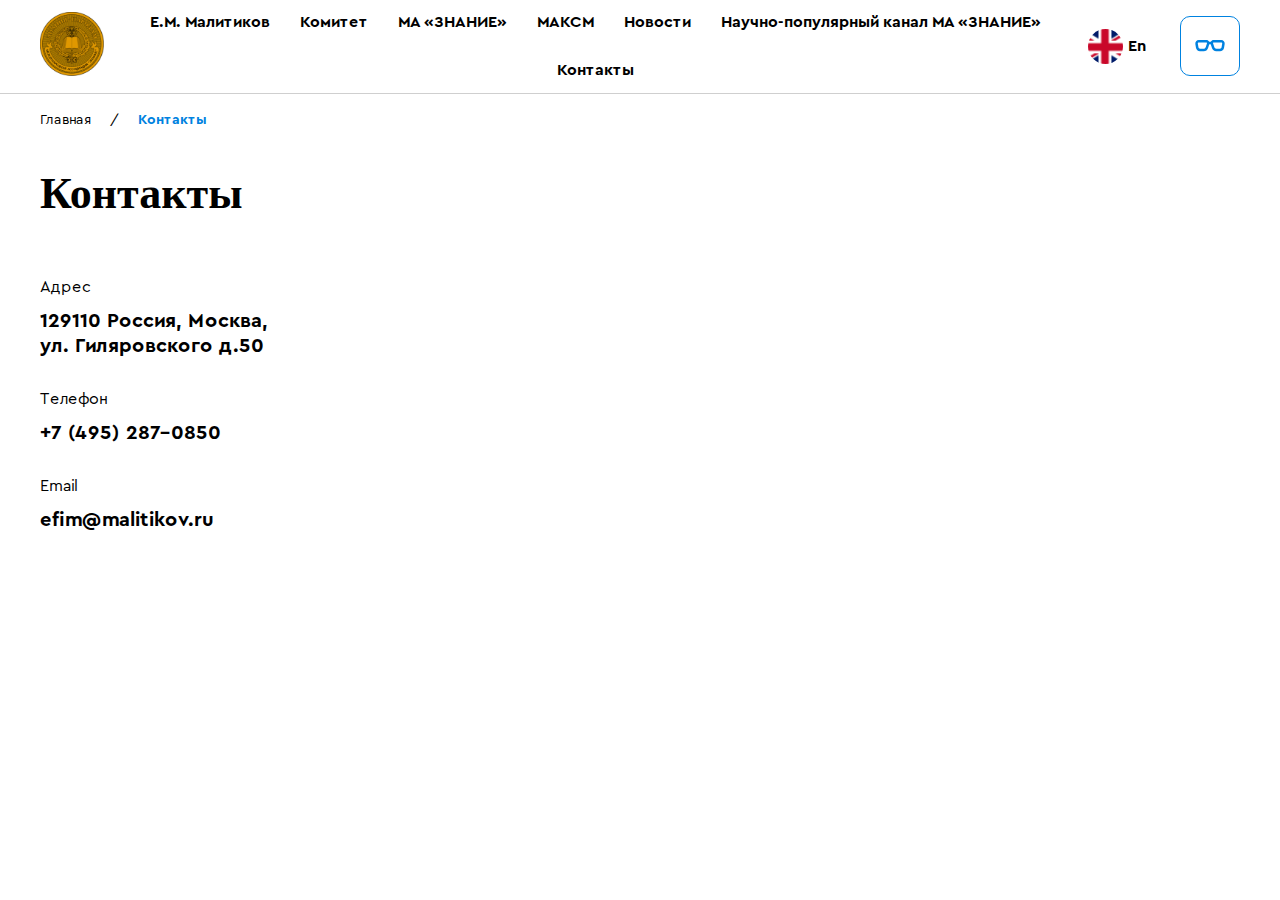
<file: contacts.html>
<!DOCTYPE html>
<html lang="en">

<head>
    <meta charset="UTF-8">
    <meta name="viewport" content="width=device-width, initial-scale=1.0">
    <title>Контакты</title>
    <link rel="stylesheet" href="css/normalize.css">
    <link rel="stylesheet" href="css/style.css">
    <script defer src="https://api-maps.yandex.ru/2.1/?lang=ru_RU&amp;apikey=bbde2060-a975-4f92-b241-bef88bfe94b4"
        type="text/javascript"></script>
    <script defer src="js/burger.js"></script>
    <script defer src="js/map.js"></script>
</head>

<body>
    <header class="header news-header">
        <div class="header__container container">
            <div class="header__content">
                <div class="header__logo-wrap">
                    <img class="header__logo" src="img/svg/logo.svg" alt="Логотип" width="71" height="71">
                    <p class="header__logo-text">МА «ЗНАНИЕ»</p>
                </div>
                <nav class="header__nav">
                    <div class="header__menu-wrap js-menu-wrap">
                        <div class="header__logo-wrap burger-logo">
                            <img class="header__logo" src="img/svg/logo.svg" alt="Логотип" width="60" height="60">
                            <p class="header__logo-text">МА «ЗНАНИЕ»</p>
                        </div>
                        <ul class="header__menu">
                            <li class="header__menu-item"><a class="header__menu-link" href="#">Е.М. Малитиков</a></li>
                            <li class="header__menu-item"><a class="header__menu-link" href="#">Комитет</a></li>
                            <li class="header__menu-item"><a class="header__menu-link" href="#">МА «ЗНАНИЕ»</a></li>
                            <li class="header__menu-item"><a class="header__menu-link" href="#">МАКСМ</a></li>
                            <li class="header__menu-item"><a class="header__menu-link" href="news.html"
                                    target="_blank">Новости</a></li>
                            <li class="header__menu-item"><a class="header__menu-link" href="#">Научно-популярный канал
                                    МА
                                    «ЗНАНИЕ»</a>
                            </li>
                            <li class="header__menu-item"><a class="header__menu-link" href="contacts.html"
                                    target="_blank">Контакты</a></li>
                        </ul>
                    </div>
                </nav>
                <div class="header__lang-desktop">
                    <a class="header__lang" href="#">
                        <img class="header__lang-icon" src="img/svg/flag-UK.svg" alt="Флаг Великобритании" width="34"
                            height="34"><span class="header__lang-name">En</span>
                    </a>
                </div>
                <div class="header__button-wrapper">
                    <button class="header__visually">
                        <svg class="header__visually-icon" width="30" height="12" viewBox="0 0 30 12" fill="none"
                            xmlns="http://www.w3.org/2000/svg">
                            <path
                                d="M26.2502 2.5C26.5502 2.5 26.8127 2.6125 26.9877 2.8125C27.1627 3 27.2377 3.275 27.2002 3.575L26.5752 7.3125C26.4752 8.125 25.7502 8.75 25.0002 8.75H21.2502C20.4503 8.75 19.5503 8.05 19.3753 7.275L18.0503 3.2875C18.0002 3.125 18.0378 2.8875 18.1253 2.7375C18.2628 2.5875 18.4753 2.5 18.7503 2.5H26.2502ZM21.2502 11.25H25.0002C27.0252 11.25 28.8002 9.675 29.0502 7.675L29.6752 3.9375C29.8127 2.875 29.5127 1.875 28.8627 1.15C28.2127 0.425 27.2627 0 26.2502 0H18.7503C17.7128 0 16.7753 0.4375 16.1753 1.2C16.0378 1.3875 15.9128 1.5875 15.8127 1.8125C15.2753 1.7 14.7253 1.7 14.2003 1.8125C14.1003 1.5875 13.9753 1.3875 13.8253 1.2C13.2378 0.4375 12.3003 0 11.2503 0H3.75025C2.73775 0 1.78775 0.425 1.13775 1.15C0.500252 1.875 0.200253 2.875 0.325253 3.8875L0.962753 7.725C1.20025 9.675 2.98775 11.25 5.00025 11.25H8.75025C10.7003 11.25 12.6003 9.7625 13.0753 7.875L14.2003 4.4875C14.6753 4.1375 15.3378 4.1375 15.8127 4.4875L16.9628 7.9625C17.4128 9.775 19.3003 11.25 21.2502 11.25ZM11.2503 2.5C11.5253 2.5 11.7378 2.5875 11.8753 2.7375C11.9753 2.8875 12.0003 3.125 11.9378 3.375L10.6753 7.1875C10.4503 8.05 9.55025 8.75 8.75025 8.75H5.00025C4.26275 8.75 3.52525 8.125 3.43775 7.3625L2.80025 3.525C2.76275 3.275 2.83775 3 3.01275 2.8125C3.18775 2.6125 3.45025 2.5 3.75025 2.5H11.2503Z">
                            </path>
                        </svg>
                    </button>
                    <button class="header__burger hamburger hamburger--collapse js-burger" type="button">
                        <span class="hamburger__box">
                            <span class="hamburger__inner"></span>
                        </span>
                    </button>
                </div>
            </div>
        </div>
    </header>
    <div class="breadcrumbs proverbs-breadcrumbs">
        <div class="breadcrumbs__container container">
            <nav>
                <ul class="breadcrumbs__list">
                    <li class="breadcrumbs__list-item"><a class="breadcrumbs__list-link" href="index.html"
                            target="_blank">Главная</a></li>
                    <li class="breadcrumbs__list-item"><a class="breadcrumbs__list-link current" href="news.html"
                            target="_blank" aria-current="page">Контакты</a></li>
                </ul>
            </nav>
        </div>
    </div>
    <section class="contacts">
        <div class="contacts__container container">
            <div class="contacts__content">
                <div>
                    <h1 class="contacts__heading">Контакты</h1>
                    <div class="contacts__info">
                        <div class="contacts__address-wrap">
                            <span class="contacts__name">Адрес</span>
                            <p class="contacts__text">129110 Россия, Москва,
                                ул. Гиляровского д.50</p>
                        </div>
                        <div class="contacts__tel-wrap">
                            <span class="contacts__name">Телефон</span>
                            <a class="contacts__text" href="tel:+74952870850">+7 (495) 287-0850</a>
                        </div>
                        <div class="contacts__email-wrap">
                            <span class="contacts__name">Email</span>
                            <a class="contacts__text" href="mailto:efim@malitikov.ru">efim@malitikov.ru</a>
                        </div>
                    </div>
                </div>
                <div class="contacts__content-right">
                    <div class="contacts__map">
                        <div id="map" class="contacts__map-wrap"></div>
                    </div>
                </div>
            </div>
        </div>
    </section>
</body>

</html>
</file>
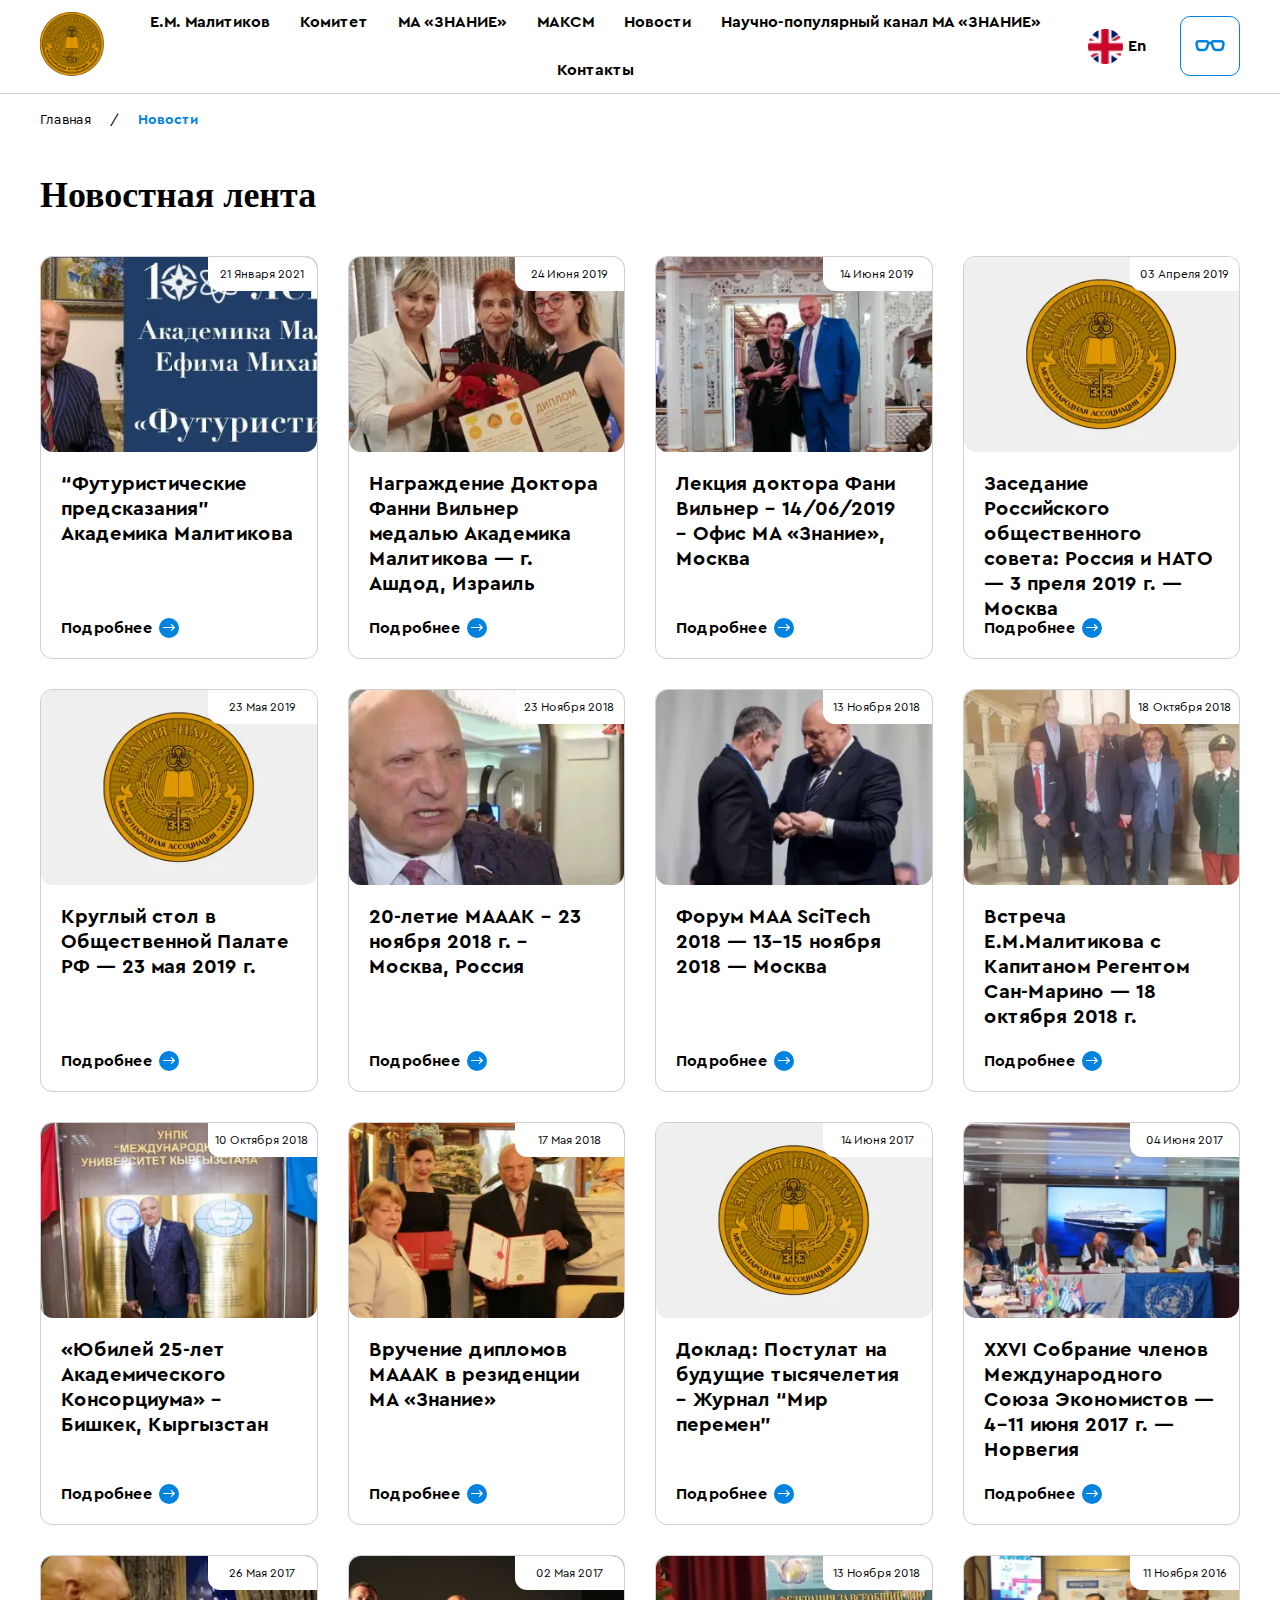
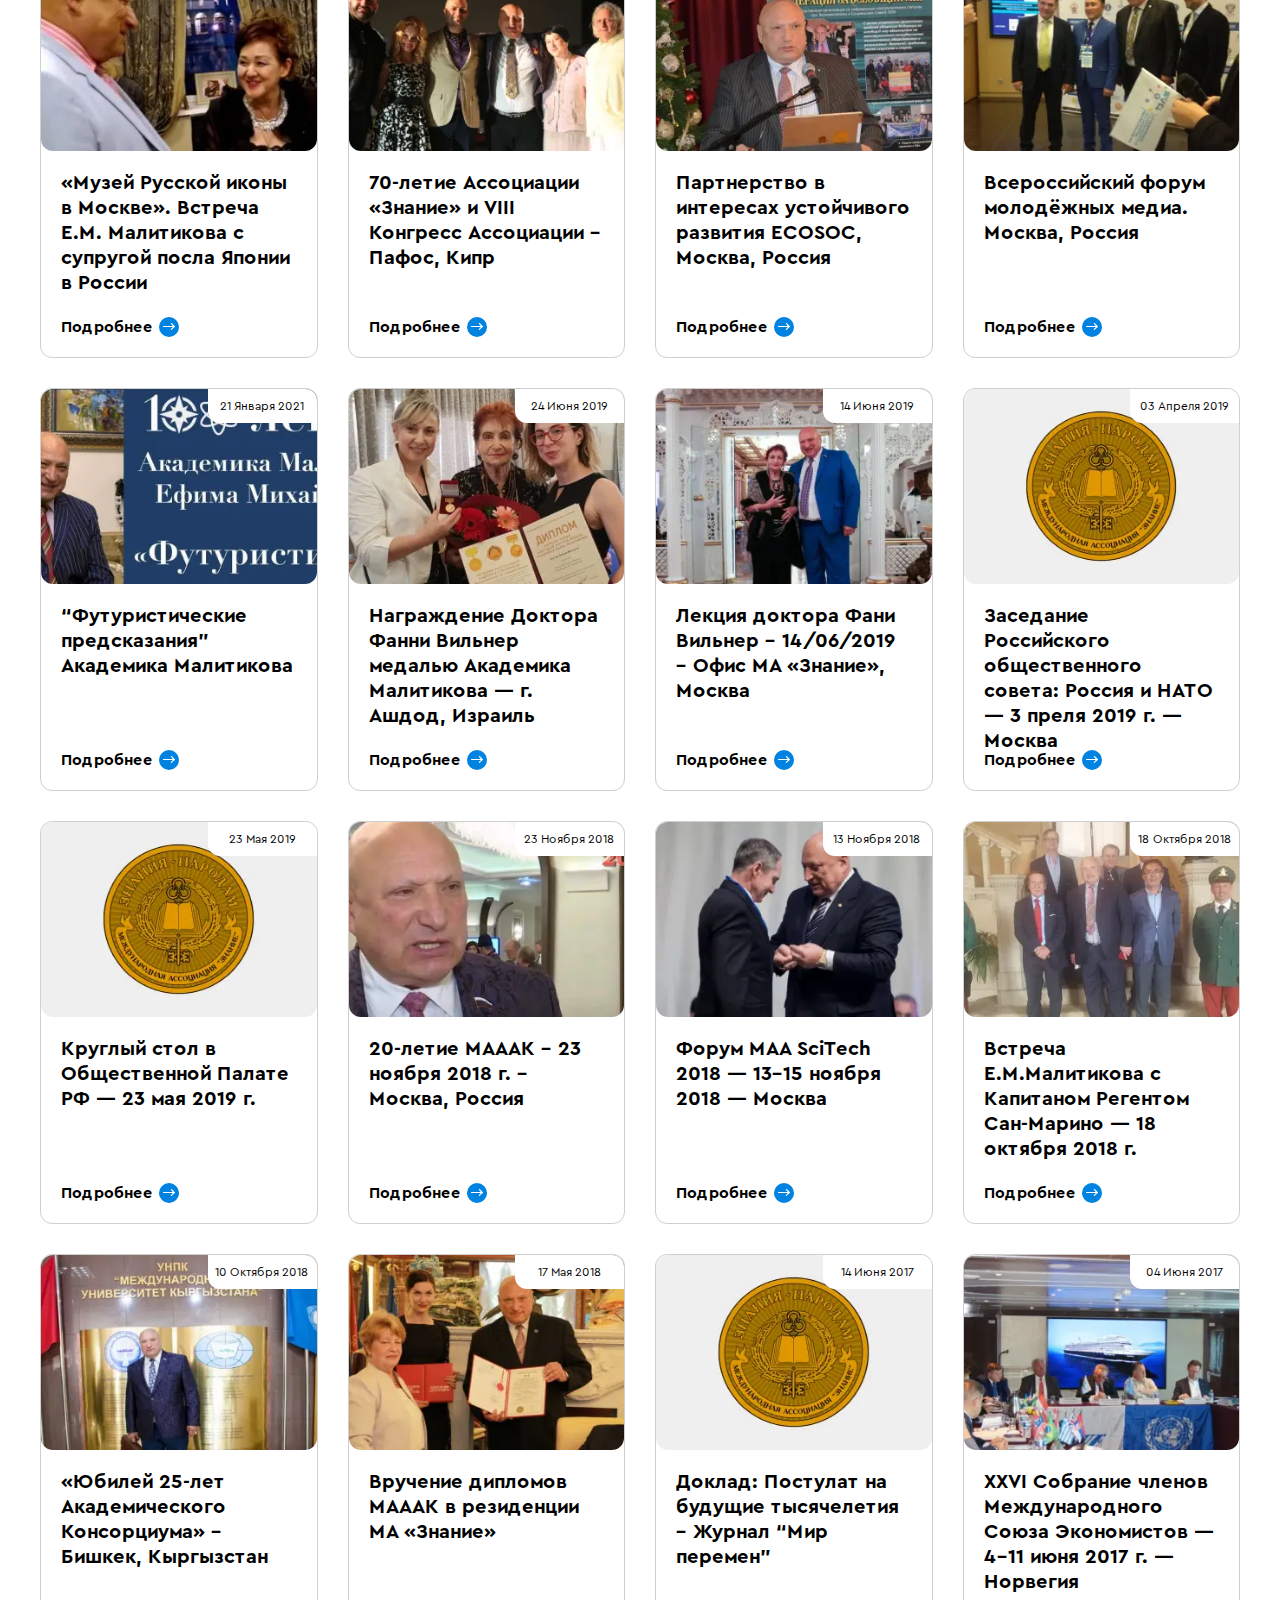
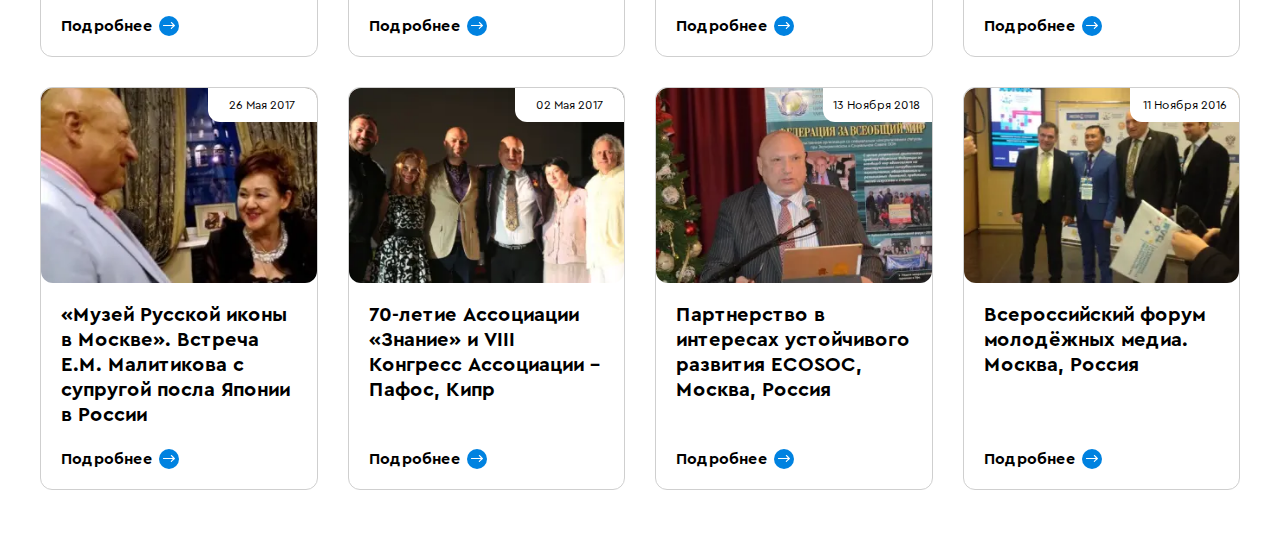
<file: news.html>
<!DOCTYPE html>
<html lang="ru">

<head>
    <meta charset="UTF-8">
    <meta name="viewport" content="width=device-width, initial-scale=1.0">
    <title>Новостная лента</title>
    <link rel="stylesheet" href="css/normalize.css">
    <link rel="stylesheet" href="css/style.css">
    <script defer src="js/burger.js"></script>
</head>

<body>
    <header class="header news-header">
        <div class="header__container container">
            <div class="header__content">
                <div class="header__logo-wrap">
                    <img class="header__logo" src="img/svg/logo.svg" alt="Логотип" width="71" height="71">
                    <p class="header__logo-text">МА «ЗНАНИЕ»</p>
                </div>
                <nav class="header__nav">
                    <div class="header__menu-wrap js-menu-wrap">
                        <div class="header__logo-wrap burger-logo">
                            <img class="header__logo" src="img/svg/logo.svg" alt="Логотип" width="60" height="60">
                            <p class="header__logo-text">МА «ЗНАНИЕ»</p>
                        </div>
                        <ul class="header__menu">
                            <li class="header__menu-item"><a class="header__menu-link" href="#">Е.М. Малитиков</a></li>
                            <li class="header__menu-item"><a class="header__menu-link" href="#">Комитет</a></li>
                            <li class="header__menu-item"><a class="header__menu-link" href="#">МА «ЗНАНИЕ»</a></li>
                            <li class="header__menu-item"><a class="header__menu-link" href="#">МАКСМ</a></li>
                            <li class="header__menu-item"><a class="header__menu-link" href="news.html"
                                    target="_blank">Новости</a></li>
                            <li class="header__menu-item"><a class="header__menu-link" href="#">Научно-популярный канал
                                    МА
                                    «ЗНАНИЕ»</a>
                            </li>
                            <li class="header__menu-item"><a class="header__menu-link" href="contacts.html" target="_blank">Контакты</a></li>
                        </ul>
                    </div>
                </nav>
                <div class="header__lang-desktop">
                    <a class="header__lang" href="#">
                        <img class="header__lang-icon" src="img/svg/flag-UK.svg" alt="Флаг Великобритании" width="34"
                            height="34"><span class="header__lang-name">En</span>
                    </a>
                </div>
                <div class="header__button-wrapper">
                    <button class="header__visually">
                        <svg class="header__visually-icon" width="30" height="12" viewBox="0 0 30 12" fill="none"
                            xmlns="http://www.w3.org/2000/svg">
                            <path
                                d="M26.2502 2.5C26.5502 2.5 26.8127 2.6125 26.9877 2.8125C27.1627 3 27.2377 3.275 27.2002 3.575L26.5752 7.3125C26.4752 8.125 25.7502 8.75 25.0002 8.75H21.2502C20.4503 8.75 19.5503 8.05 19.3753 7.275L18.0503 3.2875C18.0002 3.125 18.0378 2.8875 18.1253 2.7375C18.2628 2.5875 18.4753 2.5 18.7503 2.5H26.2502ZM21.2502 11.25H25.0002C27.0252 11.25 28.8002 9.675 29.0502 7.675L29.6752 3.9375C29.8127 2.875 29.5127 1.875 28.8627 1.15C28.2127 0.425 27.2627 0 26.2502 0H18.7503C17.7128 0 16.7753 0.4375 16.1753 1.2C16.0378 1.3875 15.9128 1.5875 15.8127 1.8125C15.2753 1.7 14.7253 1.7 14.2003 1.8125C14.1003 1.5875 13.9753 1.3875 13.8253 1.2C13.2378 0.4375 12.3003 0 11.2503 0H3.75025C2.73775 0 1.78775 0.425 1.13775 1.15C0.500252 1.875 0.200253 2.875 0.325253 3.8875L0.962753 7.725C1.20025 9.675 2.98775 11.25 5.00025 11.25H8.75025C10.7003 11.25 12.6003 9.7625 13.0753 7.875L14.2003 4.4875C14.6753 4.1375 15.3378 4.1375 15.8127 4.4875L16.9628 7.9625C17.4128 9.775 19.3003 11.25 21.2502 11.25ZM11.2503 2.5C11.5253 2.5 11.7378 2.5875 11.8753 2.7375C11.9753 2.8875 12.0003 3.125 11.9378 3.375L10.6753 7.1875C10.4503 8.05 9.55025 8.75 8.75025 8.75H5.00025C4.26275 8.75 3.52525 8.125 3.43775 7.3625L2.80025 3.525C2.76275 3.275 2.83775 3 3.01275 2.8125C3.18775 2.6125 3.45025 2.5 3.75025 2.5H11.2503Z">
                            </path>
                        </svg>
                    </button>
                    <button class="header__burger hamburger hamburger--collapse js-burger" type="button">
                        <span class="hamburger__box">
                            <span class="hamburger__inner"></span>
                        </span>
                    </button>
                </div>
            </div>
        </div>
    </header>
    <div class="breadcrumbs">
        <div class="breadcrumbs__container container">
            <nav>
                <ul class="breadcrumbs__list">
                    <li class="breadcrumbs__list-item"><a class="breadcrumbs__list-link" href="index.html"
                            target="_blank">Главная</a></li>
                    <li class="breadcrumbs__list-item"><a class="breadcrumbs__list-link current" href="news.html"
                            target="_blank" aria-current="page">Новости</a></li>
                </ul>
            </nav>
        </div>
    </div>
    <section class="news">
        <div class="news__container container news-feed-container">
            <div class="news__content">
                <h2 class="news__heading news-feed-heading">Новостная лента</h2>
                <ul class="news__list grid-4 news-feed-list">
                    <li class="news__list-card">
                        <img class="news__card-image" src="img/news-1.webp" alt="Академик Малитиков" width="318"
                            height="226">
                        <span class="news__extra">21 Января 2021</span>
                        <div class="news__text-wrap">
                            <h3 class="news__card-heading">“Футуристические предсказания” Академика Малитикова</h3>
                            <div class="news__more-wrap">
                                <a class="news__more-link" href="#">
                                    <p class="news__card-more">Подробнее</p>
                                </a>
                                <span class="news__card-arrow">
                                    <img src="img/svg/right-arrow-white.svg" alt="Стрелочка" width="12" height="12">
                                </span>
                            </div>
                        </div>
                    </li>
                    <li class="news__list-card">
                        <img class="news__card-image" src="img/news-2.webp" alt="Награждение Доктора Фанни Вильнер"
                            width="318" height="226">
                        <span class="news__extra">24 Июня 2019</span>
                        <div class="news__text-wrap">
                            <h3 class="news__card-heading">Награждение Доктора Фанни Вильнер медалью Академика
                                Малитикова — г.
                                Ашдод,
                                Израиль</h3>
                            <div class="news__more-wrap">
                                <a class="news__more-link" href="#">
                                    <p class="news__card-more">Подробнее</p>
                                </a>
                                <span class="news__card-arrow">
                                    <img src="img/svg/right-arrow-white.svg" alt="Стрелочка" width="12" height="12">
                                </span>
                            </div>
                        </div>
                    </li>
                    <li class="news__list-card">
                        <img class="news__card-image" src="img/news-3.webp" alt="Лекция доктора Фани Вильнер"
                            width="318" height="226">
                        <span class="news__extra">14 Июня 2019</span>
                        <div class="news__text-wrap">
                            <h3 class="news__card-heading">Лекция доктора Фани Вильнер – 14/06/2019 – Офис МА «Знание»,
                                Москва</h3>
                            <div class="news__more-wrap">
                                <a class="news__more-link" href="#">
                                    <p class="news__card-more">Подробнее</p>
                                </a>
                                <span class="news__card-arrow">
                                    <img src="img/svg/right-arrow-white.svg" alt="Стрелочка" width="12" height="12">
                                </span>
                            </div>
                        </div>
                    </li>
                    <li class="news__list-card">
                        <img class="news__card-image" src="img/news-4.webp"
                            alt="Заседание Российского общественного совета" width="318" height="226">
                        <span class="news__extra">03 Апреля 2019</span>
                        <div class="news__text-wrap">
                            <h3 class="news__card-heading">Заседание Российского общественного совета: Россия и НАТО — 3
                                преля 2019
                                г.
                                — Москва</h3>
                            <div class="news__more-wrap">
                                <a class="news__more-link" href="#">
                                    <p class="news__card-more">Подробнее</p>
                                </a>
                                <span class="news__card-arrow">
                                    <img src="img/svg/right-arrow-white.svg" alt="Стрелочка" width="12" height="12">
                                </span>
                            </div>
                        </div>
                    </li>
                    <li class="news__list-card -mobile">
                        <img class="news__card-image" src="img/news-4.webp" alt="Круглый стол в Общественной Палате РФ"
                            width="318" height="226">
                        <span class="news__extra">23 Мая 2019</span>
                        <div class="news__text-wrap">
                            <h3 class="news__card-heading">Круглый стол в Общественной Палате РФ — 23 мая 2019 г.</h3>
                            <div class="news__more-wrap">
                                <a class="news__more-link" href="#">
                                    <p class="news__card-more">Подробнее</p>
                                </a>
                                <span class="news__card-arrow">
                                    <img src="img/svg/right-arrow-white.svg" alt="Стрелочка" width="12" height="12">
                                </span>
                            </div>
                        </div>
                    </li>
                    <li class="news__list-card -mobile">
                        <img class="news__card-image" src="img/news-6.webp" alt="20-летие МАААК" width="318"
                            height="226">
                        <span class="news__extra">23 Ноября 2018</span>
                        <div class="news__text-wrap">
                            <h3 class="news__card-heading">20-летие МАААК – 23 ноября 2018 г. – Москва, Россия</h3>
                            <div class="news__more-wrap">
                                <a class="news__more-link" href="#">
                                    <p class="news__card-more">Подробнее</p>
                                </a>
                                <span class="news__card-arrow">
                                    <img src="img/svg/right-arrow-white.svg" alt="Стрелочка" width="12" height="12">
                                </span>
                            </div>
                        </div>
                    </li>
                    <li class="news__list-card">
                        <img class="news__card-image" src="img/news-7.webp" alt="Форум МАА SciTech 2018" width="318"
                            height="226">
                        <span class="news__extra">13 Ноября 2018</span>
                        <div class="news__text-wrap">
                            <h3 class="news__card-heading">Форум МАА SciTech 2018 — 13-15 ноября 2018 — Москва</h3>
                            <div class="news__more-wrap">
                                <a class="news__more-link" href="#">
                                    <p class="news__card-more">Подробнее</p>
                                </a>
                                <span class="news__card-arrow">
                                    <img src="img/svg/right-arrow-white.svg" alt="Стрелочка" width="12" height="12">
                                </span>
                            </div>
                        </div>
                    </li>
                    <li class="news__list-card">
                        <img class="news__card-image" src="img/news-8.webp"
                            alt="Встреча с Капитаном Регентом Сан-Марино" width="318" height="226">
                        <span class="news__extra">18 Октября 2018</span>
                        <div class="news__text-wrap">
                            <h3 class="news__card-heading">Встреча Е.М.Малитикова с Капитаном Регентом Сан-Марино — 18
                                октября 2018
                                г.
                            </h3>
                            <div class="news__more-wrap">
                                <a class="news__more-link" href="#">
                                    <p class="news__card-more">Подробнее</p>
                                </a>
                                <span class="news__card-arrow">
                                    <img src="img/svg/right-arrow-white.svg" alt="Стрелочка" width="12" height="12">
                                </span>
                            </div>
                        </div>
                    </li>
                    <li class="news__list-card">
                        <img class="news__card-image" src="img/news-9.webp" alt="Академик Малитиков" width="318"
                            height="226">
                        <span class="news__extra">10 Октября 2018</span>
                        <div class="news__text-wrap">
                            <h3 class="news__card-heading">«Юбилей 25-лет Академического Консорциума» – Бишкек,
                                Кыргызстан</h3>
                            <div class="news__more-wrap">
                                <a class="news__more-link" href="#">
                                    <p class="news__card-more">Подробнее</p>
                                </a>
                                <span class="news__card-arrow">
                                    <img src="img/svg/right-arrow-white.svg" alt="Стрелочка" width="12" height="12">
                                </span>
                            </div>
                        </div>
                    </li>
                    <li class="news__list-card">
                        <img class="news__card-image" src="img/news-10.webp" alt="Вручение дипломов" width="318"
                            height="226">
                        <span class="news__extra">17 Мая 2018</span>
                        <div class="news__text-wrap">
                            <a href="graduations.html" target="_blank">
                                <h3 class="news__card-heading">Вручение дипломов МАААК в резиденции
                                    МА «Знание»</h3>
                            </a>
                            <div class="news__more-wrap">
                                <a class="news__more-link" href="graduations.html" target="_blank">
                                    <p class="news__card-more">Подробнее</p>
                                </a>
                                <span class="news__card-arrow">
                                    <img src="img/svg/right-arrow-white.svg" alt="Стрелочка" width="12" height="12">
                                </span>
                            </div>
                        </div>
                    </li>
                    <li class="news__list-card">
                        <img class="news__card-image" src="img/news-4.webp" alt="МА Знание" width="318" height="226">
                        <span class="news__extra">14 Июня 2017</span>
                        <div class="news__text-wrap">
                            <h3 class="news__card-heading">Доклад: Постулат на будущие тысячелетия – Журнал “Мир
                                перемен”</h3>
                            <div class="news__more-wrap">
                                <a class="news__more-link" href="#">
                                    <p class="news__card-more">Подробнее</p>
                                </a>
                                <span class="news__card-arrow">
                                    <img src="img/svg/right-arrow-white.svg" alt="Стрелочка" width="12" height="12">
                                </span>
                            </div>
                        </div>
                    </li>
                    <li class="news__list-card">
                        <img class="news__card-image" src="img/news-12.webp"
                            alt=">XXVI Собрание членов Международного Союза Экономистов" width="318" height="226">
                        <span class="news__extra">04 Июня 2017</span>
                        <div class="news__text-wrap">
                            <h3 class="news__card-heading">XXVI Собрание членов Международного Союза Экономистов — 4-11
                                июня 2017 г. — Норвегия</h3>
                            <div class="news__more-wrap">
                                <a class="news__more-link" href="#">
                                    <p class="news__card-more">Подробнее</p>
                                </a>
                                <span class="news__card-arrow">
                                    <img src="img/svg/right-arrow-white.svg" alt="Стрелочка" width="12" height="12">
                                </span>
                            </div>
                        </div>
                    </li>
                    <li class="news__list-card -mobile">
                        <img class="news__card-image" src="img/news-13.webp" alt="Музей Русской иконы в Москве"
                            width="318" height="226">
                        <span class="news__extra">26 Мая 2017</span>
                        <div class="news__text-wrap">
                            <h3 class="news__card-heading">«Музей Русской иконы в Москве». Встреча Е.М. Малитикова с
                                супругой посла Японии в России</h3>
                            <div class="news__more-wrap">
                                <a class="news__more-link" href="#">
                                    <p class="news__card-more">Подробнее</p>
                                </a>
                                <span class="news__card-arrow">
                                    <img src="img/svg/right-arrow-white.svg" alt="Стрелочка" width="12" height="12">
                                </span>
                            </div>
                        </div>
                    </li>
                    <li class="news__list-card -mobile">
                        <img class="news__card-image" src="img/news-14.webp" alt="70-летие Ассоциации «Знание»"
                            width="318" height="226">
                        <span class="news__extra">02 Мая 2017</span>
                        <div class="news__text-wrap">
                            <h3 class="news__card-heading">70-летие Ассоциации «Знание» и VIII Конгресс Ассоциации –
                                Пафос, Кипр</h3>
                            <div class="news__more-wrap">
                                <a class="news__more-link" href="#">
                                    <p class="news__card-more">Подробнее</p>
                                </a>
                                <span class="news__card-arrow">
                                    <img src="img/svg/right-arrow-white.svg" alt="Стрелочка" width="12" height="12">
                                </span>
                            </div>
                        </div>
                    </li>
                    <li class="news__list-card">
                        <img class="news__card-image" src="img/news-15.webp" alt="Академик Малитиков" width="318"
                            height="226">
                        <span class="news__extra">13 Ноября 2018</span>
                        <div class="news__text-wrap">
                            <h3 class="news__card-heading">Партнерство в интересах устойчивого развития ECOSOC, Москва,
                                Россия</h3>
                            <div class="news__more-wrap">
                                <a class="news__more-link" href="#">
                                    <p class="news__card-more">Подробнее</p>
                                </a>
                                <span class="news__card-arrow">
                                    <img src="img/svg/right-arrow-white.svg" alt="Стрелочка" width="12" height="12">
                                </span>
                            </div>
                        </div>
                    </li>
                    <li class="news__list-card">
                        <img class="news__card-image" src="img/news-16.webp" alt="Всероссийский форум молодёжных медиа"
                            width="318" height="226">
                        <span class="news__extra">11 Ноября 2016</span>
                        <div class="news__text-wrap">
                            <h3 class="news__card-heading">Всероссийский форум молодёжных медиа. Москва, Россия
                            </h3>
                            <div class="news__more-wrap">
                                <a class="news__more-link" href="#">
                                    <p class="news__card-more">Подробнее</p>
                                </a>
                                <span class="news__card-arrow">
                                    <img src="img/svg/right-arrow-white.svg" alt="Стрелочка" width="12" height="12">
                                </span>
                            </div>
                        </div>
                    </li>
                    <li class="news__list-card">
                        <img class="news__card-image" src="img/news-1.webp" alt="Академик Малитиков" width="318"
                            height="226">
                        <span class="news__extra">21 Января 2021</span>
                        <div class="news__text-wrap">
                            <h3 class="news__card-heading">“Футуристические предсказания” Академика Малитикова</h3>
                            <div class="news__more-wrap">
                                <a class="news__more-link" href="#">
                                    <p class="news__card-more">Подробнее</p>
                                </a>
                                <span class="news__card-arrow">
                                    <img src="img/svg/right-arrow-white.svg" alt="Стрелочка" width="12" height="12">
                                </span>
                            </div>
                        </div>
                    </li>
                    <li class="news__list-card">
                        <img class="news__card-image" src="img/news-2.webp" alt="Награждение Доктора Фанни Вильнер"
                            width="318" height="226">
                        <span class="news__extra">24 Июня 2019</span>
                        <div class="news__text-wrap">
                            <h3 class="news__card-heading">Награждение Доктора Фанни Вильнер медалью Академика
                                Малитикова — г.
                                Ашдод,
                                Израиль</h3>
                            <div class="news__more-wrap">
                                <a class="news__more-link" href="#">
                                    <p class="news__card-more">Подробнее</p>
                                </a>
                                <span class="news__card-arrow">
                                    <img src="img/svg/right-arrow-white.svg" alt="Стрелочка" width="12" height="12">
                                </span>
                            </div>
                        </div>
                    </li>
                    <li class="news__list-card">
                        <img class="news__card-image" src="img/news-3.webp" alt="Лекция доктора Фани Вильнер"
                            width="318" height="226">
                        <span class="news__extra">14 Июня 2019</span>
                        <div class="news__text-wrap">
                            <h3 class="news__card-heading">Лекция доктора Фани Вильнер – 14/06/2019 – Офис МА «Знание»,
                                Москва</h3>
                            <div class="news__more-wrap">
                                <a class="news__more-link" href="#">
                                    <p class="news__card-more">Подробнее</p>
                                </a>
                                <span class="news__card-arrow">
                                    <img src="img/svg/right-arrow-white.svg" alt="Стрелочка" width="12" height="12">
                                </span>
                            </div>
                        </div>
                    </li>
                    <li class="news__list-card">
                        <img class="news__card-image" src="img/news-4.webp"
                            alt="Заседание Российского общественного совета" width="318" height="226">
                        <span class="news__extra">03 Апреля 2019</span>
                        <div class="news__text-wrap">
                            <h3 class="news__card-heading">Заседание Российского общественного совета: Россия и НАТО — 3
                                преля 2019
                                г.
                                — Москва</h3>
                            <div class="news__more-wrap">
                                <a class="news__more-link" href="#">
                                    <p class="news__card-more">Подробнее</p>
                                </a>
                                <span class="news__card-arrow">
                                    <img src="img/svg/right-arrow-white.svg" alt="Стрелочка" width="12" height="12">
                                </span>
                            </div>
                        </div>
                    </li>
                    <li class="news__list-card -mobile">
                        <img class="news__card-image" src="img/news-4.webp" alt="Круглый стол в Общественной Палате РФ"
                            width="318" height="226">
                        <span class="news__extra">23 Мая 2019</span>
                        <div class="news__text-wrap">
                            <h3 class="news__card-heading">Круглый стол в Общественной Палате РФ — 23 мая 2019 г.</h3>
                            <div class="news__more-wrap">
                                <a class="news__more-link" href="#">
                                    <p class="news__card-more">Подробнее</p>
                                </a>
                                <span class="news__card-arrow">
                                    <img src="img/svg/right-arrow-white.svg" alt="Стрелочка" width="12" height="12">
                                </span>
                            </div>
                        </div>
                    </li>
                    <li class="news__list-card -mobile">
                        <img class="news__card-image" src="img/news-6.webp" alt="20-летие МАААК" width="318"
                            height="226">
                        <span class="news__extra">23 Ноября 2018</span>
                        <div class="news__text-wrap">
                            <h3 class="news__card-heading">20-летие МАААК – 23 ноября 2018 г. – Москва, Россия</h3>
                            <div class="news__more-wrap">
                                <a class="news__more-link" href="#">
                                    <p class="news__card-more">Подробнее</p>
                                </a>
                                <span class="news__card-arrow">
                                    <img src="img/svg/right-arrow-white.svg" alt="Стрелочка" width="12" height="12">
                                </span>
                            </div>
                        </div>
                    </li>
                    <li class="news__list-card">
                        <img class="news__card-image" src="img/news-7.webp" alt="Форум МАА SciTech 2018" width="318"
                            height="226">
                        <span class="news__extra">13 Ноября 2018</span>
                        <div class="news__text-wrap">
                            <h3 class="news__card-heading">Форум МАА SciTech 2018 — 13-15 ноября 2018 — Москва</h3>
                            <div class="news__more-wrap">
                                <a class="news__more-link" href="#">
                                    <p class="news__card-more">Подробнее</p>
                                </a>
                                <span class="news__card-arrow">
                                    <img src="img/svg/right-arrow-white.svg" alt="Стрелочка" width="12" height="12">
                                </span>
                            </div>
                        </div>
                    </li>
                    <li class="news__list-card">
                        <img class="news__card-image" src="img/news-8.webp"
                            alt="Встреча с Капитаном Регентом Сан-Марино" width="318" height="226">
                        <span class="news__extra">18 Октября 2018</span>
                        <div class="news__text-wrap">
                            <h3 class="news__card-heading">Встреча Е.М.Малитикова с Капитаном Регентом Сан-Марино — 18
                                октября 2018
                                г.
                            </h3>
                            <div class="news__more-wrap">
                                <a class="news__more-link" href="#">
                                    <p class="news__card-more">Подробнее</p>
                                </a>
                                <span class="news__card-arrow">
                                    <img src="img/svg/right-arrow-white.svg" alt="Стрелочка" width="12" height="12">
                                </span>
                            </div>
                        </div>
                    </li>
                    <li class="news__list-card">
                        <img class="news__card-image" src="img/news-9.webp" alt="Академик Малитиков" width="318"
                            height="226">
                        <span class="news__extra">10 Октября 2018</span>
                        <div class="news__text-wrap">
                            <h3 class="news__card-heading">«Юбилей 25-лет Академического Консорциума» – Бишкек,
                                Кыргызстан</h3>
                            <div class="news__more-wrap">
                                <a class="news__more-link" href="#">
                                    <p class="news__card-more">Подробнее</p>
                                </a>
                                <span class="news__card-arrow">
                                    <img src="img/svg/right-arrow-white.svg" alt="Стрелочка" width="12" height="12">
                                </span>
                            </div>
                        </div>
                    </li>
                    <li class="news__list-card">
                        <img class="news__card-image" src="img/news-10.webp" alt="Вручение дипломов" width="318"
                            height="226">
                        <span class="news__extra">17 Мая 2018</span>
                        <div class="news__text-wrap">
                            <a href="graduations.html" target="_blank">
                                <h3 class="news__card-heading">Вручение дипломов МАААК в резиденции
                                    МА «Знание»</h3>
                            </a>
                            <div class="news__more-wrap">
                                <a class="news__more-link" href="graduations.html" target="_blank">
                                    <p class="news__card-more">Подробнее</p>
                                </a>
                                <span class="news__card-arrow">
                                    <img src="img/svg/right-arrow-white.svg" alt="Стрелочка" width="12" height="12">
                                </span>
                            </div>
                        </div>
                    </li>
                    <li class="news__list-card">
                        <img class="news__card-image" src="img/news-4.webp" alt="МА Знание" width="318" height="226">
                        <span class="news__extra">14 Июня 2017</span>
                        <div class="news__text-wrap">
                            <h3 class="news__card-heading">Доклад: Постулат на будущие тысячелетия – Журнал “Мир
                                перемен”</h3>
                            <div class="news__more-wrap">
                                <a class="news__more-link" href="#">
                                    <p class="news__card-more">Подробнее</p>
                                </a>
                                <span class="news__card-arrow">
                                    <img src="img/svg/right-arrow-white.svg" alt="Стрелочка" width="12" height="12">
                                </span>
                            </div>
                        </div>
                    </li>
                    <li class="news__list-card">
                        <img class="news__card-image" src="img/news-12.webp"
                            alt=">XXVI Собрание членов Международного Союза Экономистов" width="318" height="226">
                        <span class="news__extra">04 Июня 2017</span>
                        <div class="news__text-wrap">
                            <h3 class="news__card-heading">XXVI Собрание членов Международного Союза Экономистов — 4-11
                                июня 2017 г. — Норвегия</h3>
                            <div class="news__more-wrap">
                                <a class="news__more-link" href="#">
                                    <p class="news__card-more">Подробнее</p>
                                </a>
                                <span class="news__card-arrow">
                                    <img src="img/svg/right-arrow-white.svg" alt="Стрелочка" width="12" height="12">
                                </span>
                            </div>
                        </div>
                    </li>
                    <li class="news__list-card -mobile">
                        <img class="news__card-image" src="img/news-13.webp" alt="Музей Русской иконы в Москве"
                            width="318" height="226">
                        <span class="news__extra">26 Мая 2017</span>
                        <div class="news__text-wrap">
                            <h3 class="news__card-heading">«Музей Русской иконы в Москве». Встреча Е.М. Малитикова с
                                супругой посла Японии в России</h3>
                            <div class="news__more-wrap">
                                <a class="news__more-link" href="#">
                                    <p class="news__card-more">Подробнее</p>
                                </a>
                                <span class="news__card-arrow">
                                    <img src="img/svg/right-arrow-white.svg" alt="Стрелочка" width="12" height="12">
                                </span>
                            </div>
                        </div>
                    </li>
                    <li class="news__list-card -mobile">
                        <img class="news__card-image" src="img/news-14.webp" alt="70-летие Ассоциации «Знание»"
                            width="318" height="226">
                        <span class="news__extra">02 Мая 2017</span>
                        <div class="news__text-wrap">
                            <h3 class="news__card-heading">70-летие Ассоциации «Знание» и VIII Конгресс Ассоциации –
                                Пафос, Кипр</h3>
                            <div class="news__more-wrap">
                                <a class="news__more-link" href="#">
                                    <p class="news__card-more">Подробнее</p>
                                </a>
                                <span class="news__card-arrow">
                                    <img src="img/svg/right-arrow-white.svg" alt="Стрелочка" width="12" height="12">
                                </span>
                            </div>
                        </div>
                    </li>
                    <li class="news__list-card">
                        <img class="news__card-image" src="img/news-15.webp" alt="Академик Малитиков" width="318"
                            height="226">
                        <span class="news__extra">13 Ноября 2018</span>
                        <div class="news__text-wrap">
                            <h3 class="news__card-heading">Партнерство в интересах устойчивого развития ECOSOC, Москва,
                                Россия</h3>
                            <div class="news__more-wrap">
                                <a class="news__more-link" href="#">
                                    <p class="news__card-more">Подробнее</p>
                                </a>
                                <span class="news__card-arrow">
                                    <img src="img/svg/right-arrow-white.svg" alt="Стрелочка" width="12" height="12">
                                </span>
                            </div>
                        </div>
                    </li>
                    <li class="news__list-card">
                        <img class="news__card-image" src="img/news-16.webp" alt="Всероссийский форум молодёжных медиа"
                            width="318" height="226">
                        <span class="news__extra">11 Ноября 2016</span>
                        <div class="news__text-wrap">
                            <h3 class="news__card-heading">Всероссийский форум молодёжных медиа. Москва, Россия
                            </h3>
                            <div class="news__more-wrap">
                                <a class="news__more-link" href="#">
                                    <p class="news__card-more">Подробнее</p>
                                </a>
                                <span class="news__card-arrow">
                                    <img src="img/svg/right-arrow-white.svg" alt="Стрелочка" width="12" height="12">
                                </span>
                            </div>
                        </div>
                    </li>
                </ul>
            </div>
        </div>
    </section>
</body>

</html>
</file>
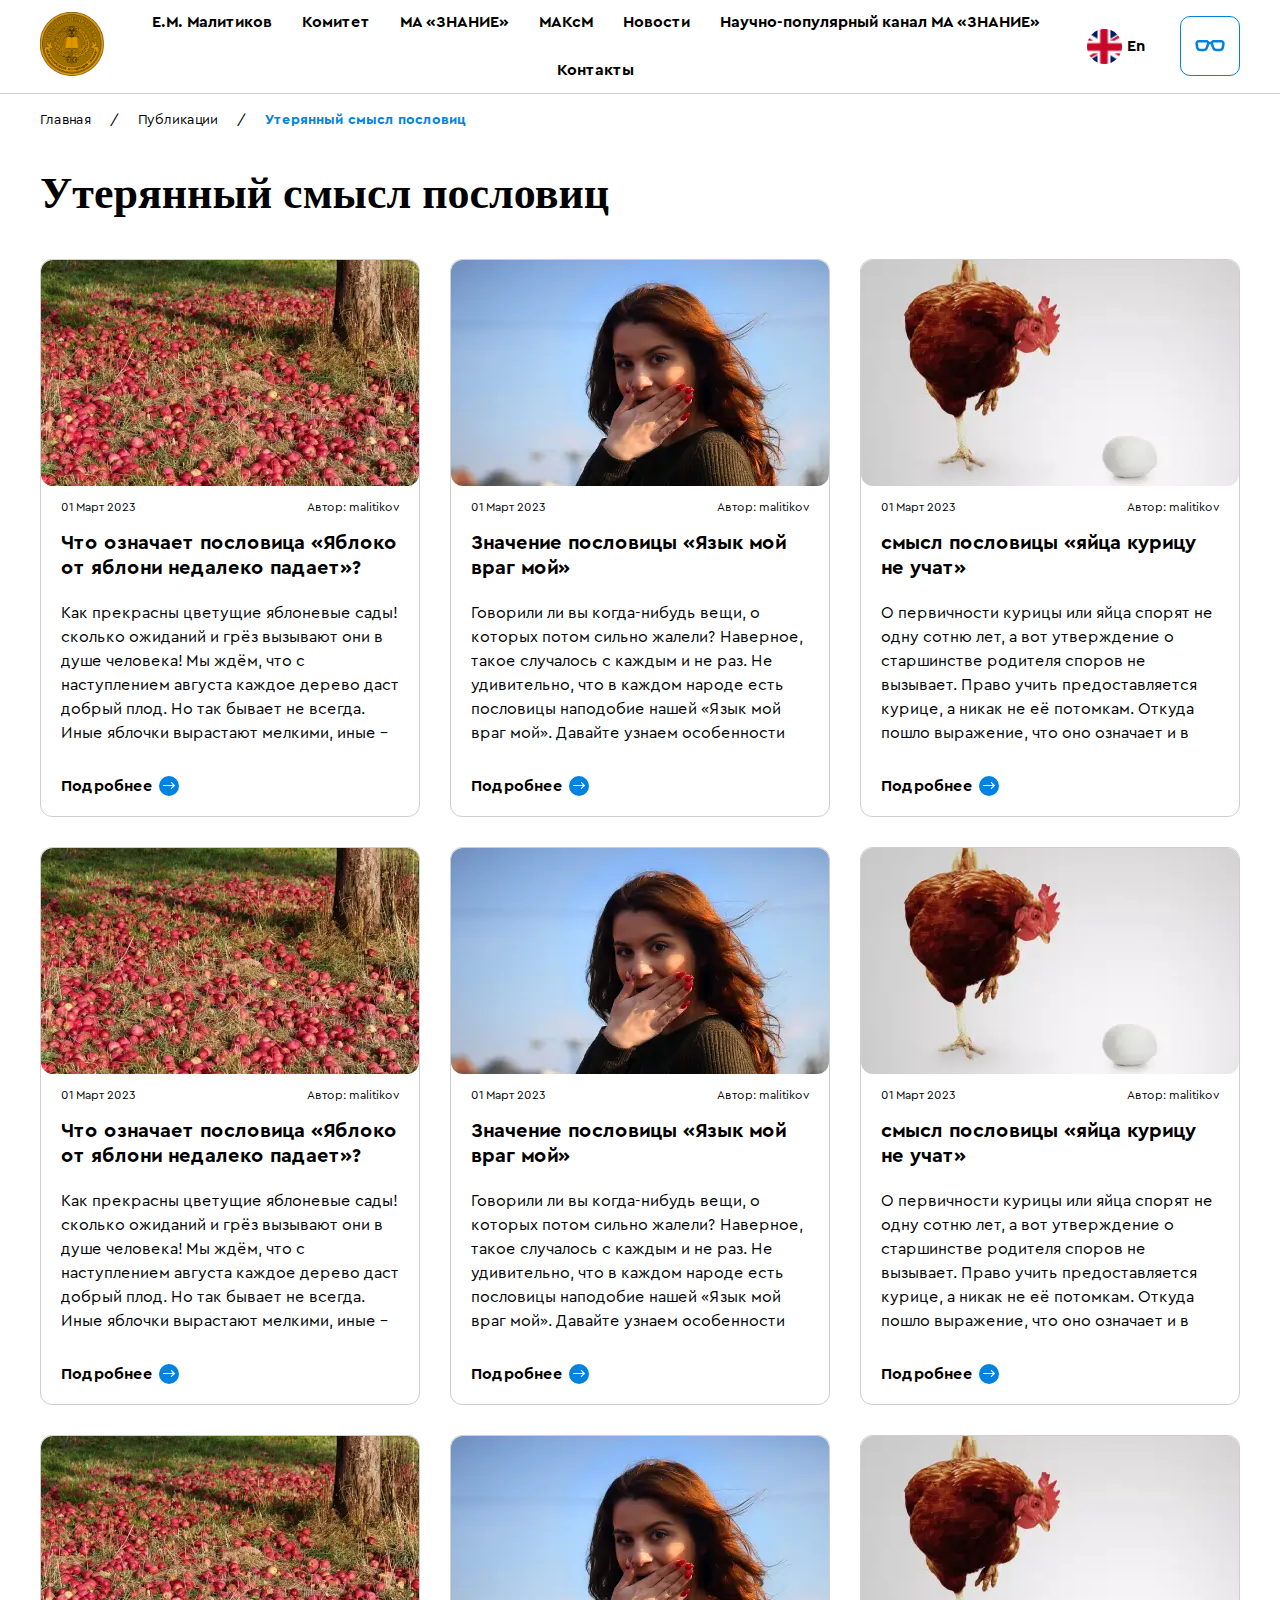
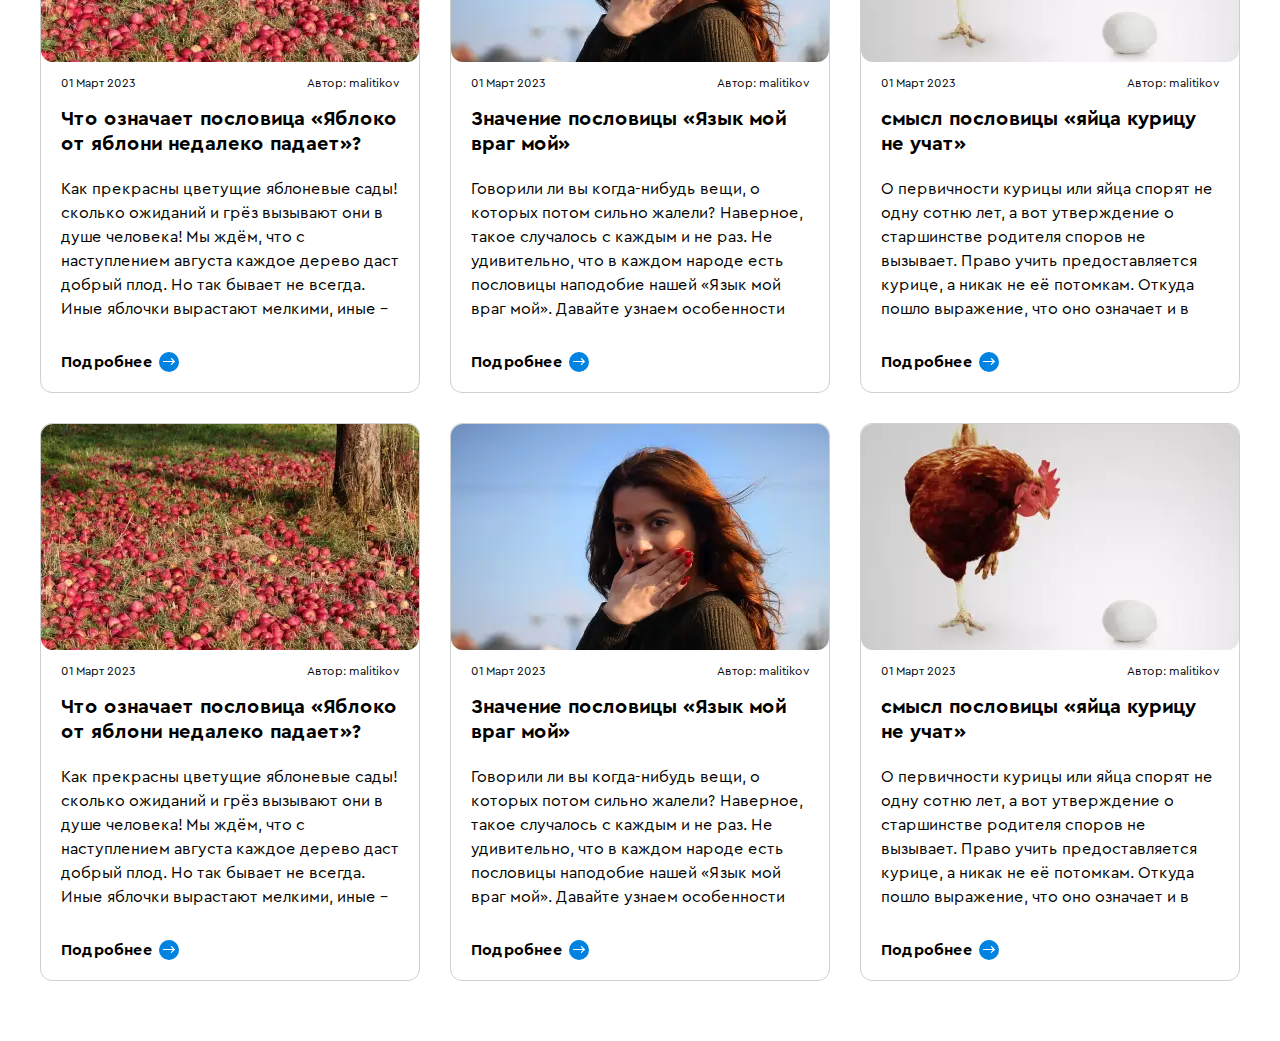
<file: proverbs.html>
<!DOCTYPE html>
<html lang="ru">

<head>
    <meta charset="UTF-8">
    <meta name="viewport" content="width=device-width, initial-scale=1.0">
    <title>Утерянный смысл пословиц</title>
    <link rel="stylesheet" href="css/normalize.css">
    <link rel="stylesheet" href="css/style.css">
    <script defer src="js/burger.js"></script>
</head>

<body>
    <header class="header news-header">
        <div class="header__container container">
            <div class="header__content">
                <div class="header__logo-wrap">
                    <img class="header__logo" src="img/svg/logo.svg" alt="Логотип" width="71" height="71">
                    <p class="header__logo-text">МА «ЗНАНИЕ»</p>
                </div>
                <nav class="header__nav">
                    <div class="header__menu-wrap js-menu-wrap">
                        <div class="header__logo-wrap burger-logo">
                            <img class="header__logo" src="img/svg/logo.svg" alt="Логотип" width="60" height="60">
                            <p class="header__logo-text">МА «ЗНАНИЕ»</p>
                        </div>
                        <ul class="header__menu">
                            <li class="header__menu-item"><a class="header__menu-link" href="#">Е.М. Малитиков</a></li>
                            <li class="header__menu-item"><a class="header__menu-link" href="#">Комитет</a></li>
                            <li class="header__menu-item"><a class="header__menu-link" href="#">МА «ЗНАНИЕ»</a></li>
                            <li class="header__menu-item"><a class="header__menu-link" href="#">МАКсМ</a></li>
                            <li class="header__menu-item"><a class="header__menu-link" href="news.html"
                                    target="_blank">Новости</a></li>
                            <li class="header__menu-item"><a class="header__menu-link" href="#">Научно-популярный канал
                                    МА
                                    «ЗНАНИЕ»</a>
                            </li>
                            <li class="header__menu-item"><a class="header__menu-link" href="contacts.html" target="_blank">Контакты</a></li>
                        </ul>
                    </div>
                </nav>
                <div class="header__lang-desktop">
                    <a class="header__lang" href="#">
                        <img class="header__lang-icon" src="img/svg/flag-UK.svg" alt="Флаг Великобритании" width="34"
                            height="34"><span class="header__lang-name">En</span>
                    </a>
                </div>
                <div class="header__button-wrapper">
                    <button class="header__visually">
                        <svg class="header__visually-icon" width="30" height="12" viewBox="0 0 30 12" fill="none"
                            xmlns="http://www.w3.org/2000/svg">
                            <path
                                d="M26.2502 2.5C26.5502 2.5 26.8127 2.6125 26.9877 2.8125C27.1627 3 27.2377 3.275 27.2002 3.575L26.5752 7.3125C26.4752 8.125 25.7502 8.75 25.0002 8.75H21.2502C20.4503 8.75 19.5503 8.05 19.3753 7.275L18.0503 3.2875C18.0002 3.125 18.0378 2.8875 18.1253 2.7375C18.2628 2.5875 18.4753 2.5 18.7503 2.5H26.2502ZM21.2502 11.25H25.0002C27.0252 11.25 28.8002 9.675 29.0502 7.675L29.6752 3.9375C29.8127 2.875 29.5127 1.875 28.8627 1.15C28.2127 0.425 27.2627 0 26.2502 0H18.7503C17.7128 0 16.7753 0.4375 16.1753 1.2C16.0378 1.3875 15.9128 1.5875 15.8127 1.8125C15.2753 1.7 14.7253 1.7 14.2003 1.8125C14.1003 1.5875 13.9753 1.3875 13.8253 1.2C13.2378 0.4375 12.3003 0 11.2503 0H3.75025C2.73775 0 1.78775 0.425 1.13775 1.15C0.500252 1.875 0.200253 2.875 0.325253 3.8875L0.962753 7.725C1.20025 9.675 2.98775 11.25 5.00025 11.25H8.75025C10.7003 11.25 12.6003 9.7625 13.0753 7.875L14.2003 4.4875C14.6753 4.1375 15.3378 4.1375 15.8127 4.4875L16.9628 7.9625C17.4128 9.775 19.3003 11.25 21.2502 11.25ZM11.2503 2.5C11.5253 2.5 11.7378 2.5875 11.8753 2.7375C11.9753 2.8875 12.0003 3.125 11.9378 3.375L10.6753 7.1875C10.4503 8.05 9.55025 8.75 8.75025 8.75H5.00025C4.26275 8.75 3.52525 8.125 3.43775 7.3625L2.80025 3.525C2.76275 3.275 2.83775 3 3.01275 2.8125C3.18775 2.6125 3.45025 2.5 3.75025 2.5H11.2503Z">
                            </path>
                        </svg>
                    </button>
                    <button class="header__burger hamburger hamburger--collapse js-burger" type="button">
                        <span class="hamburger__box">
                            <span class="hamburger__inner"></span>
                        </span>
                    </button>
                </div>
            </div>
        </div>
    </header>
    <div class="breadcrumbs proverbs-breadcrumbs">
        <div class="breadcrumbs__container container">
            <nav>
                <ul class="breadcrumbs__list">
                    <li class="breadcrumbs__list-item"><a class="breadcrumbs__list-link" href="index.html"
                            target="_blank">Главная</a></li>
                    <li class="breadcrumbs__list-item"><a class="breadcrumbs__list-link" href="#" target="_blank"
                            aria-current="page">Публикации</a></li>
                    <li class="breadcrumbs__list-item"><a class="breadcrumbs__list-link current" href="proverbs.html"
                            target="_blank" aria-current="page">Утерянный смысл пословиц</a></li>
                </ul>
            </nav>
        </div>
    </div>
    <section class="proverbs">
        <div class="proverbs__container container">
            <h1 class="proverbs__heading">Утерянный смысл пословиц</h1>
            <div class="proverbs__content grid-3">
                <a class="proverbs__link" href="#">
                    <div class="proverbs__image-wrap">
                        <img class="proverbs__image" src="img/proverb-1.webp" alt="Яблоки от яблони" width="433"
                            height="226">
                    </div>
                    <div class="proverbs__info">
                        <div class="proverbs__info-wrap">
                            <time class="proverbs__date" datetime="2023-03-01">01 Март 2023</time>
                            <span class="proverbs__author">Автор: malitikov</span>
                        </div>
                        <h2 class="proverbs__name">Что означает пословица «Яблоко от яблони недалеко падает»?</h2>
                        <p class="proverbs__text">Как прекрасны цветущие яблоневые сады! сколько ожиданий и грёз
                            вызывают они в душе человека! Мы ждём, что с наступлением августа каждое дерево даст
                            добрый плод. Но так бывает не всегда. Иные яблочки вырастают мелкими, иные – испорченными.…
                        </p>
                        <div class="proverbs__more">Подробнее<span class="proverbs__arrow">
                                <img src="img/svg/right-arrow-white.svg" alt="Стрелочка" width="12" height="12"></span>
                        </div>
                    </div>
                </a>
                <a class="proverbs__link" href="#">
                    <div class="proverbs__image-wrap">
                        <img class="proverbs__image" src="img/proverb-2.webp" alt="Язык мой - враг мой">
                    </div>
                    <div class="proverbs__info">
                        <div class="proverbs__info-wrap">
                            <time class="proverbs__date" datetime="2023-03-01">01 Март 2023</time>
                            <span class="proverbs__author">Автор: malitikov</span>
                        </div>
                        <h2 class="proverbs__name">Значение пословицы «Язык мой враг мой»</h2>
                        <p class="proverbs__text">Говорили ли вы когда-нибудь вещи, о которых потом сильно жалели?
                            Наверное, такое случалось с каждым и не раз. Не удивительно, что в каждом народе есть
                            пословицы наподобие нашей «Язык мой враг мой». Давайте узнаем особенности этой идиомы,
                            ее точное значение…</p>
                        <div class="proverbs__more">Подробнее<span class="proverbs__arrow">
                                <img src="img/svg/right-arrow-white.svg" alt="Стрелочка" width="12" height="12"></span>
                        </div>
                    </div>
                </a>
                <a class="proverbs__link" href="#">
                    <div class="proverbs__image-wrap">
                        <img class="proverbs__image" src="img/proverb-3.webp" alt="Курица и яйцо">
                    </div>
                    <div class="proverbs__info">
                        <div class="proverbs__info-wrap">
                            <time class="proverbs__date" datetime="2023-03-01">01 Март 2023</time>
                            <span class="proverbs__author">Автор: malitikov</span>
                        </div>
                        <h2 class="proverbs__name">смысл пословицы «яйца курицу не учат»</h2>
                        <p class="proverbs__text">О первичности курицы или яйца спорят не одну сотню лет, а вот
                            утверждение о старшинстве родителя споров не вызывает. Право учить предоставляется курице, а
                            никак не её потомкам. Откуда пошло выражение, что оно означает и в каких случаях
                            употребляется…</p>
                        <div class="proverbs__more">Подробнее<span class="proverbs__arrow">
                                <img src="img/svg/right-arrow-white.svg" alt="Стрелочка" width="12" height="12"></span>
                        </div>
                    </div>
                </a>
                <a class="proverbs__link" href="#">
                    <div class="proverbs__image-wrap">
                        <img class="proverbs__image" src="img/proverb-1.webp" alt="Яблоки от яблони" width="433"
                            height="226">
                    </div>
                    <div class="proverbs__info">
                        <div class="proverbs__info-wrap">
                            <time class="proverbs__date" datetime="2023-03-01">01 Март 2023</time>
                            <span class="proverbs__author">Автор: malitikov</span>
                        </div>
                        <h2 class="proverbs__name">Что означает пословица «Яблоко от яблони недалеко падает»?</h2>
                        <p class="proverbs__text">Как прекрасны цветущие яблоневые сады! сколько ожиданий и грёз
                            вызывают они в душе человека! Мы ждём, что с наступлением августа каждое дерево даст
                            добрый плод. Но так бывает не всегда. Иные яблочки вырастают мелкими, иные – испорченными.…
                        </p>
                        <div class="proverbs__more">Подробнее<span class="proverbs__arrow">
                                <img src="img/svg/right-arrow-white.svg" alt="Стрелочка" width="12" height="12"></span>
                        </div>
                    </div>
                </a>
                <a class="proverbs__link" href="#">
                    <div class="proverbs__image-wrap">
                        <img class="proverbs__image" src="img/proverb-2.webp" alt="Язык мой - враг мой">
                    </div>
                    <div class="proverbs__info">
                        <div class="proverbs__info-wrap">
                            <time class="proverbs__date" datetime="2023-03-01">01 Март 2023</time>
                            <span class="proverbs__author">Автор: malitikov</span>
                        </div>
                        <h2 class="proverbs__name">Значение пословицы «Язык мой враг мой»</h2>
                        <p class="proverbs__text">Говорили ли вы когда-нибудь вещи, о которых потом сильно жалели?
                            Наверное, такое случалось с каждым и не раз. Не удивительно, что в каждом народе есть
                            пословицы наподобие нашей «Язык мой враг мой». Давайте узнаем особенности этой идиомы,
                            ее точное значение…</p>
                        <div class="proverbs__more">Подробнее<span class="proverbs__arrow">
                                <img src="img/svg/right-arrow-white.svg" alt="Стрелочка" width="12" height="12"></span>
                        </div>
                    </div>
                </a>
                <a class="proverbs__link" href="#">
                    <div class="proverbs__image-wrap">
                        <img class="proverbs__image" src="img/proverb-3.webp" alt="Курица и яйцо">
                    </div>
                    <div class="proverbs__info">
                        <div class="proverbs__info-wrap">
                            <time class="proverbs__date" datetime="2023-03-01">01 Март 2023</time>
                            <span class="proverbs__author">Автор: malitikov</span>
                        </div>
                        <h2 class="proverbs__name">смысл пословицы «яйца курицу не учат»</h2>
                        <p class="proverbs__text">О первичности курицы или яйца спорят не одну сотню лет, а вот
                            утверждение о старшинстве родителя споров не вызывает. Право учить предоставляется курице, а
                            никак не её потомкам. Откуда пошло выражение, что оно означает и в каких случаях
                            употребляется…</p>
                        <div class="proverbs__more">Подробнее<span class="proverbs__arrow">
                                <img src="img/svg/right-arrow-white.svg" alt="Стрелочка" width="12" height="12"></span>
                        </div>
                    </div>
                </a>
                <a class="proverbs__link" href="#">
                    <div class="proverbs__image-wrap">
                        <img class="proverbs__image" src="img/proverb-1.webp" alt="Яблоки от яблони" width="433"
                            height="226">
                    </div>
                    <div class="proverbs__info">
                        <div class="proverbs__info-wrap">
                            <time class="proverbs__date" datetime="2023-03-01">01 Март 2023</time>
                            <span class="proverbs__author">Автор: malitikov</span>
                        </div>
                        <h2 class="proverbs__name">Что означает пословица «Яблоко от яблони недалеко падает»?</h2>
                        <p class="proverbs__text">Как прекрасны цветущие яблоневые сады! сколько ожиданий и грёз
                            вызывают они в душе человека! Мы ждём, что с наступлением августа каждое дерево даст
                            добрый плод. Но так бывает не всегда. Иные яблочки вырастают мелкими, иные – испорченными.…
                        </p>
                        <div class="proverbs__more">Подробнее<span class="proverbs__arrow">
                                <img src="img/svg/right-arrow-white.svg" alt="Стрелочка" width="12" height="12"></span>
                        </div>
                    </div>
                </a>
                <a class="proverbs__link" href="#">
                    <div class="proverbs__image-wrap">
                        <img class="proverbs__image" src="img/proverb-2.webp" alt="Язык мой - враг мой">
                    </div>
                    <div class="proverbs__info">
                        <div class="proverbs__info-wrap">
                            <time class="proverbs__date" datetime="2023-03-01">01 Март 2023</time>
                            <span class="proverbs__author">Автор: malitikov</span>
                        </div>
                        <h2 class="proverbs__name">Значение пословицы «Язык мой враг мой»</h2>
                        <p class="proverbs__text">Говорили ли вы когда-нибудь вещи, о которых потом сильно жалели?
                            Наверное, такое случалось с каждым и не раз. Не удивительно, что в каждом народе есть
                            пословицы наподобие нашей «Язык мой враг мой». Давайте узнаем особенности этой идиомы,
                            ее точное значение…</p>
                        <div class="proverbs__more">Подробнее<span class="proverbs__arrow">
                                <img src="img/svg/right-arrow-white.svg" alt="Стрелочка" width="12" height="12"></span>
                        </div>
                    </div>
                </a>
                <a class="proverbs__link" href="#">
                    <div class="proverbs__image-wrap">
                        <img class="proverbs__image" src="img/proverb-3.webp" alt="Курица и яйцо">
                    </div>
                    <div class="proverbs__info">
                        <div class="proverbs__info-wrap">
                            <time class="proverbs__date" datetime="2023-03-01">01 Март 2023</time>
                            <span class="proverbs__author">Автор: malitikov</span>
                        </div>
                        <h2 class="proverbs__name">смысл пословицы «яйца курицу не учат»</h2>
                        <p class="proverbs__text">О первичности курицы или яйца спорят не одну сотню лет, а вот
                            утверждение о старшинстве родителя споров не вызывает. Право учить предоставляется курице, а
                            никак не её потомкам. Откуда пошло выражение, что оно означает и в каких случаях
                            употребляется…</p>
                        <div class="proverbs__more">Подробнее<span class="proverbs__arrow">
                                <img src="img/svg/right-arrow-white.svg" alt="Стрелочка" width="12" height="12"></span>
                        </div>
                    </div>
                </a>
                <a class="proverbs__link" href="#">
                    <div class="proverbs__image-wrap">
                        <img class="proverbs__image" src="img/proverb-1.webp" alt="Яблоки от яблони" width="433"
                            height="226">
                    </div>
                    <div class="proverbs__info">
                        <div class="proverbs__info-wrap">
                            <time class="proverbs__date" datetime="2023-03-01">01 Март 2023</time>
                            <span class="proverbs__author">Автор: malitikov</span>
                        </div>
                        <h2 class="proverbs__name">Что означает пословица «Яблоко от яблони недалеко падает»?</h2>
                        <p class="proverbs__text">Как прекрасны цветущие яблоневые сады! сколько ожиданий и грёз
                            вызывают они в душе человека! Мы ждём, что с наступлением августа каждое дерево даст
                            добрый плод. Но так бывает не всегда. Иные яблочки вырастают мелкими, иные – испорченными.…
                        </p>
                        <div class="proverbs__more">Подробнее<span class="proverbs__arrow">
                                <img src="img/svg/right-arrow-white.svg" alt="Стрелочка" width="12" height="12"></span>
                        </div>
                    </div>
                </a>
                <a class="proverbs__link" href="#">
                    <div class="proverbs__image-wrap">
                        <img class="proverbs__image" src="img/proverb-2.webp" alt="Язык мой - враг мой">
                    </div>
                    <div class="proverbs__info">
                        <div class="proverbs__info-wrap">
                            <time class="proverbs__date" datetime="2023-03-01">01 Март 2023</time>
                            <span class="proverbs__author">Автор: malitikov</span>
                        </div>
                        <h2 class="proverbs__name">Значение пословицы «Язык мой враг мой»</h2>
                        <p class="proverbs__text">Говорили ли вы когда-нибудь вещи, о которых потом сильно жалели?
                            Наверное, такое случалось с каждым и не раз. Не удивительно, что в каждом народе есть
                            пословицы наподобие нашей «Язык мой враг мой». Давайте узнаем особенности этой идиомы,
                            ее точное значение…</p>
                        <div class="proverbs__more">Подробнее<span class="proverbs__arrow">
                                <img src="img/svg/right-arrow-white.svg" alt="Стрелочка" width="12" height="12"></span>
                        </div>
                    </div>
                </a>
                <a class="proverbs__link" href="#">
                    <div class="proverbs__image-wrap">
                        <img class="proverbs__image" src="img/proverb-3.webp" alt="Курица и яйцо">
                    </div>
                    <div class="proverbs__info">
                        <div class="proverbs__info-wrap">
                            <time class="proverbs__date" datetime="2023-03-01">01 Март 2023</time>
                            <span class="proverbs__author">Автор: malitikov</span>
                        </div>
                        <h2 class="proverbs__name">смысл пословицы «яйца курицу не учат»</h2>
                        <p class="proverbs__text">О первичности курицы или яйца спорят не одну сотню лет, а вот
                            утверждение о старшинстве родителя споров не вызывает. Право учить предоставляется курице, а
                            никак не её потомкам. Откуда пошло выражение, что оно означает и в каких случаях
                            употребляется…</p>
                        <div class="proverbs__more">Подробнее<span class="proverbs__arrow">
                                <img src="img/svg/right-arrow-white.svg" alt="Стрелочка" width="12" height="12"></span>
                        </div>
                    </div>
                </a>
            </div>
        </div>
    </section>
</body>

</html>
</file>
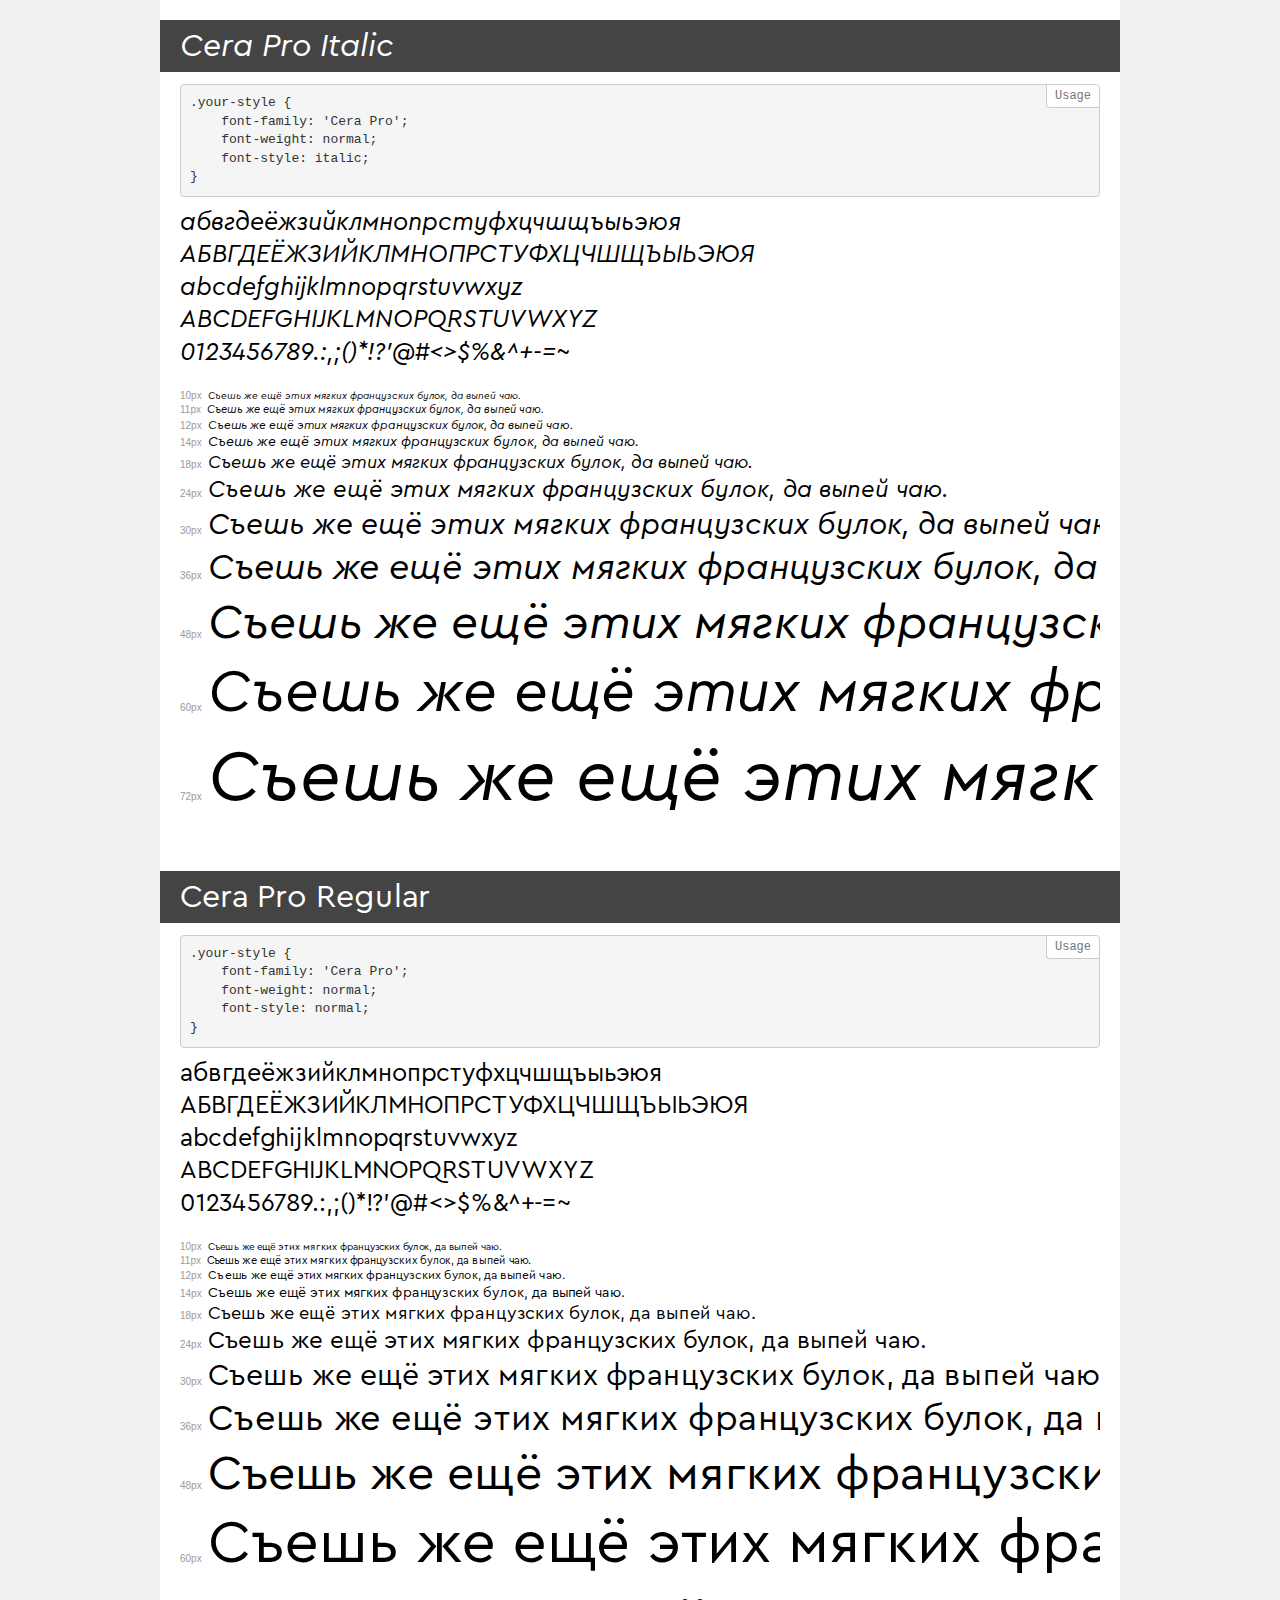
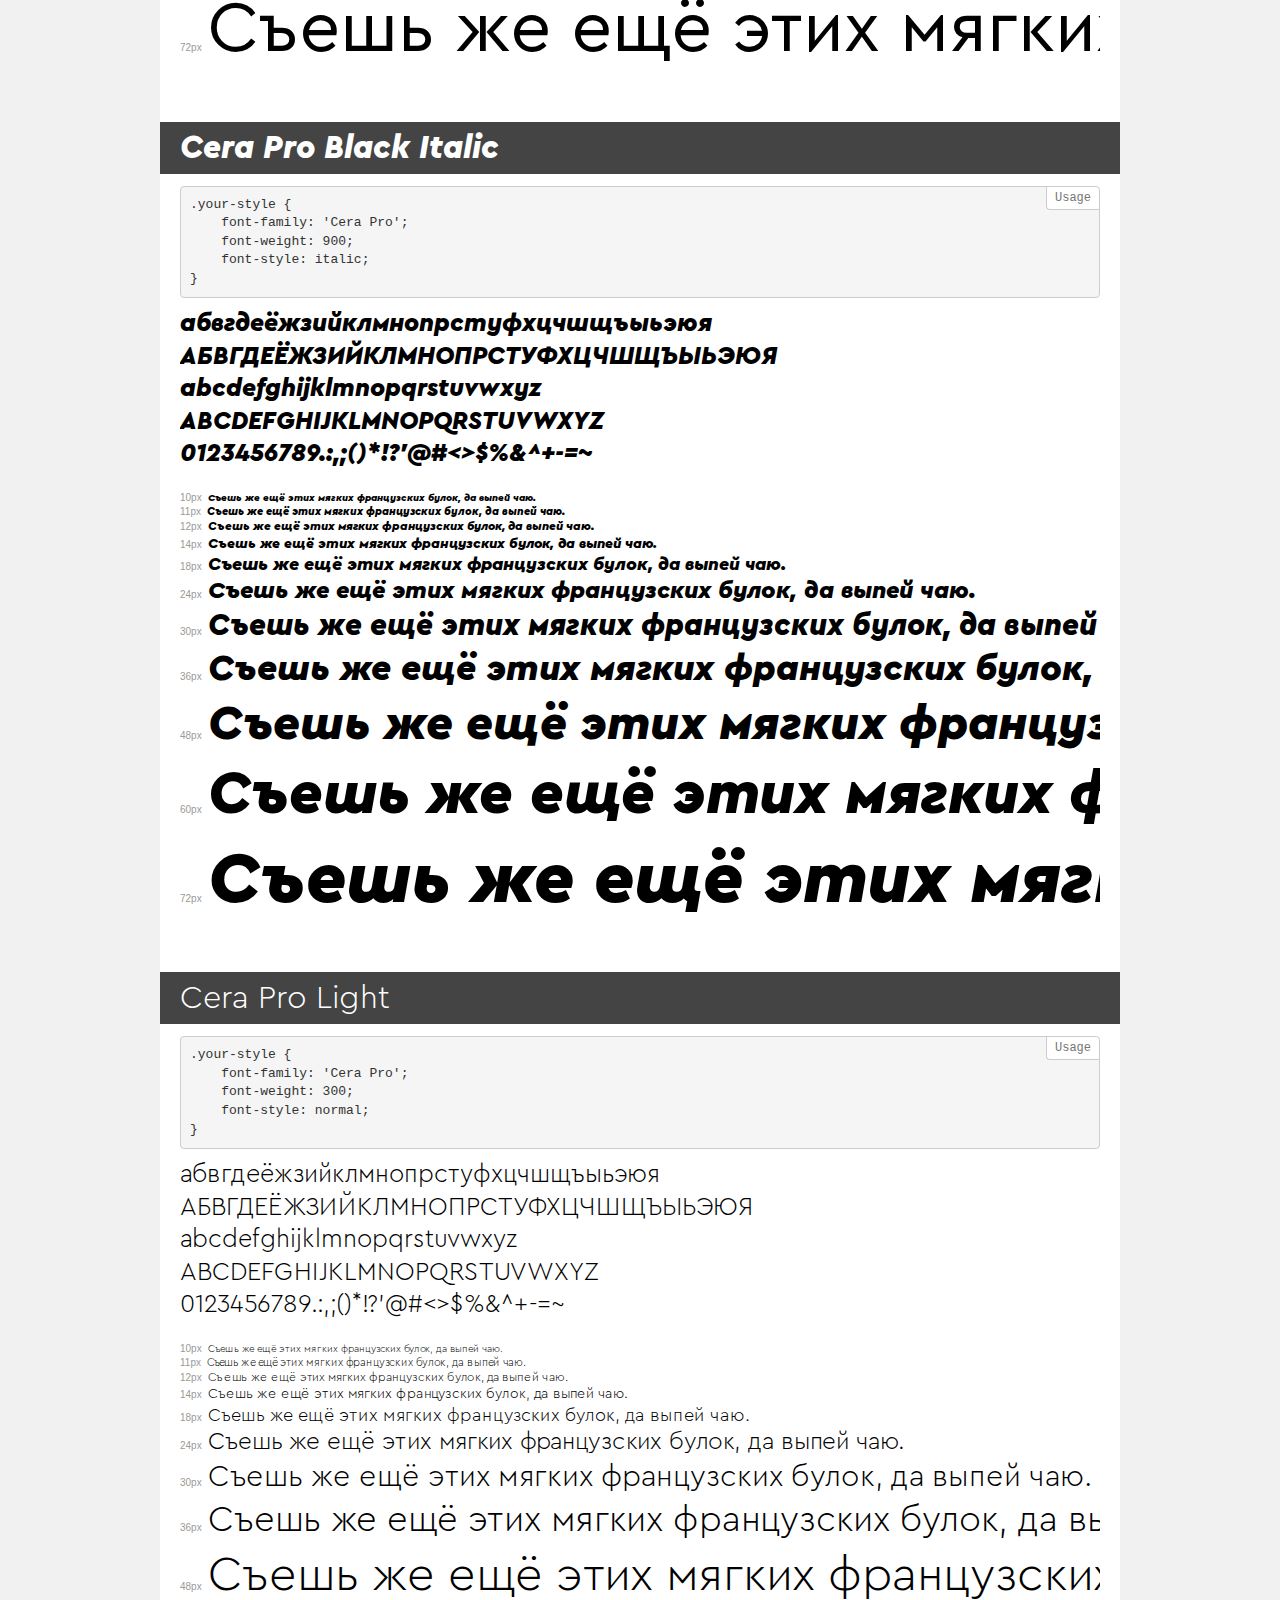
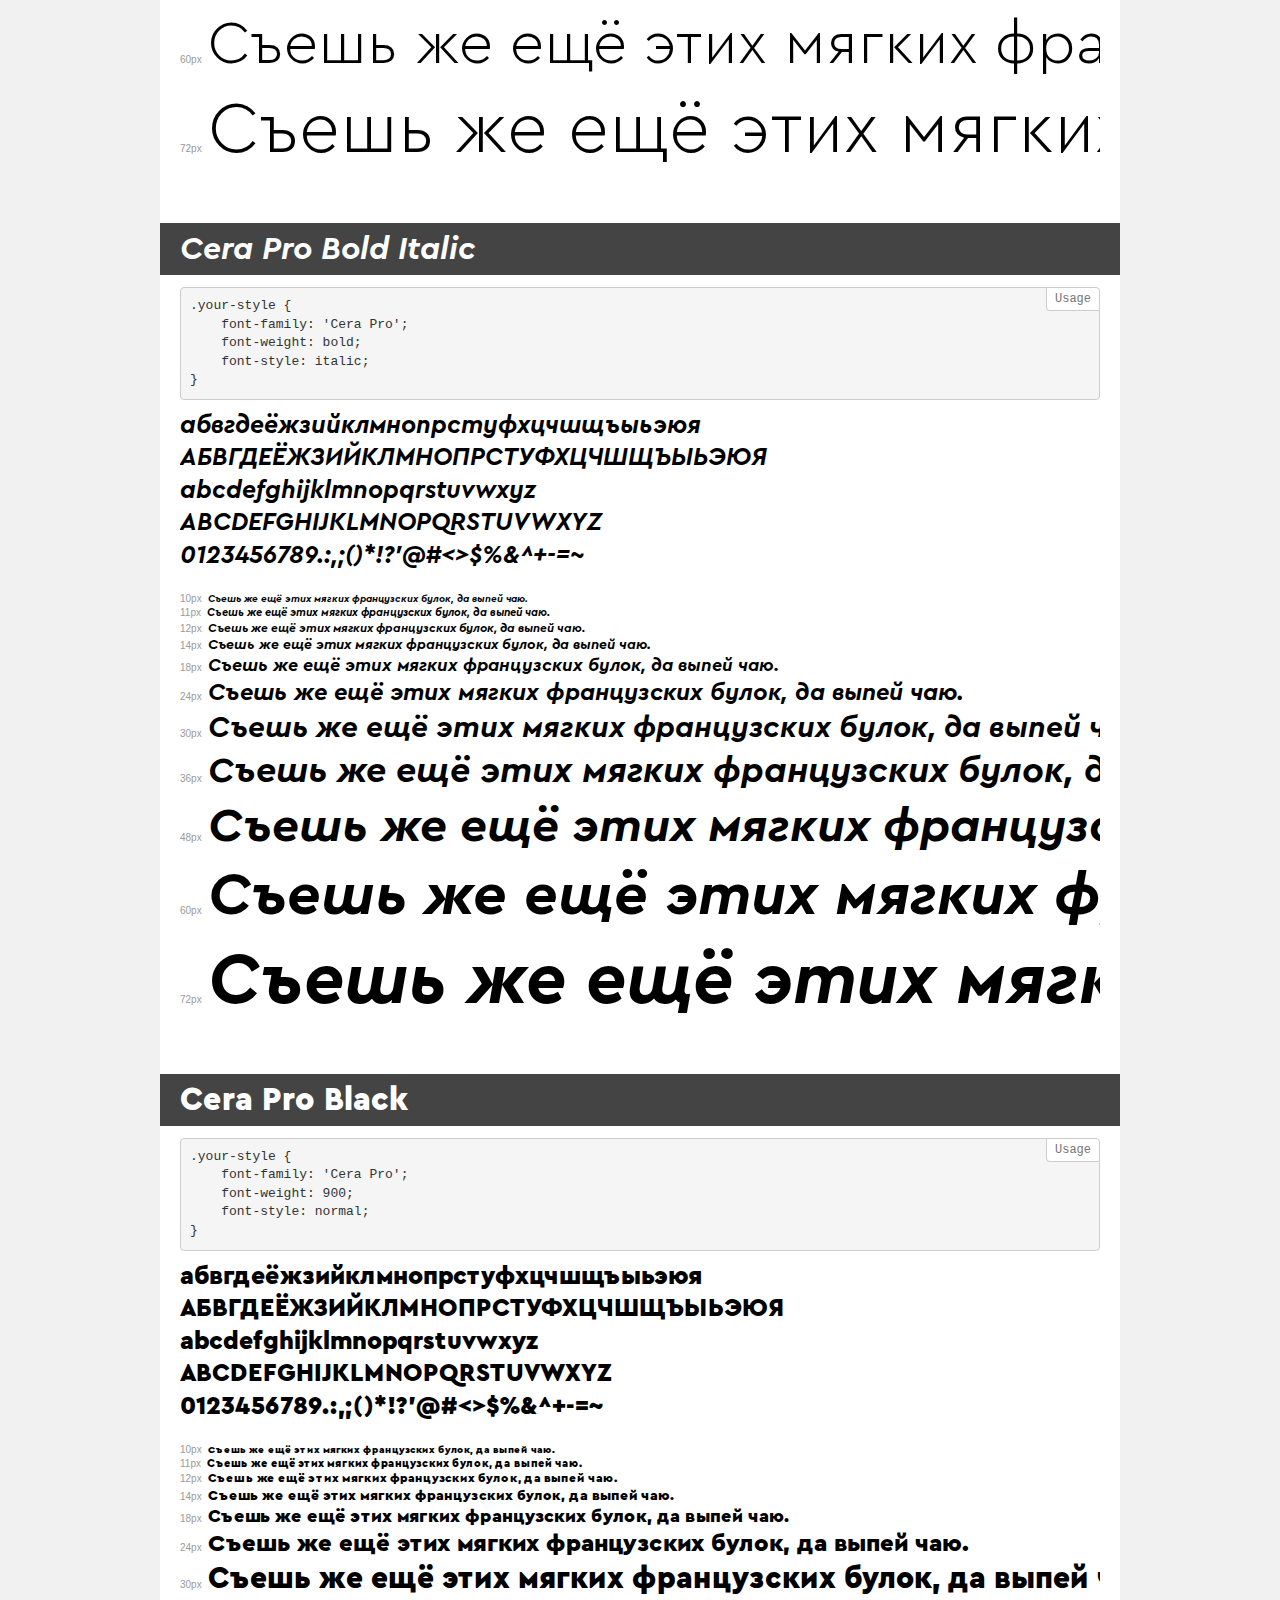
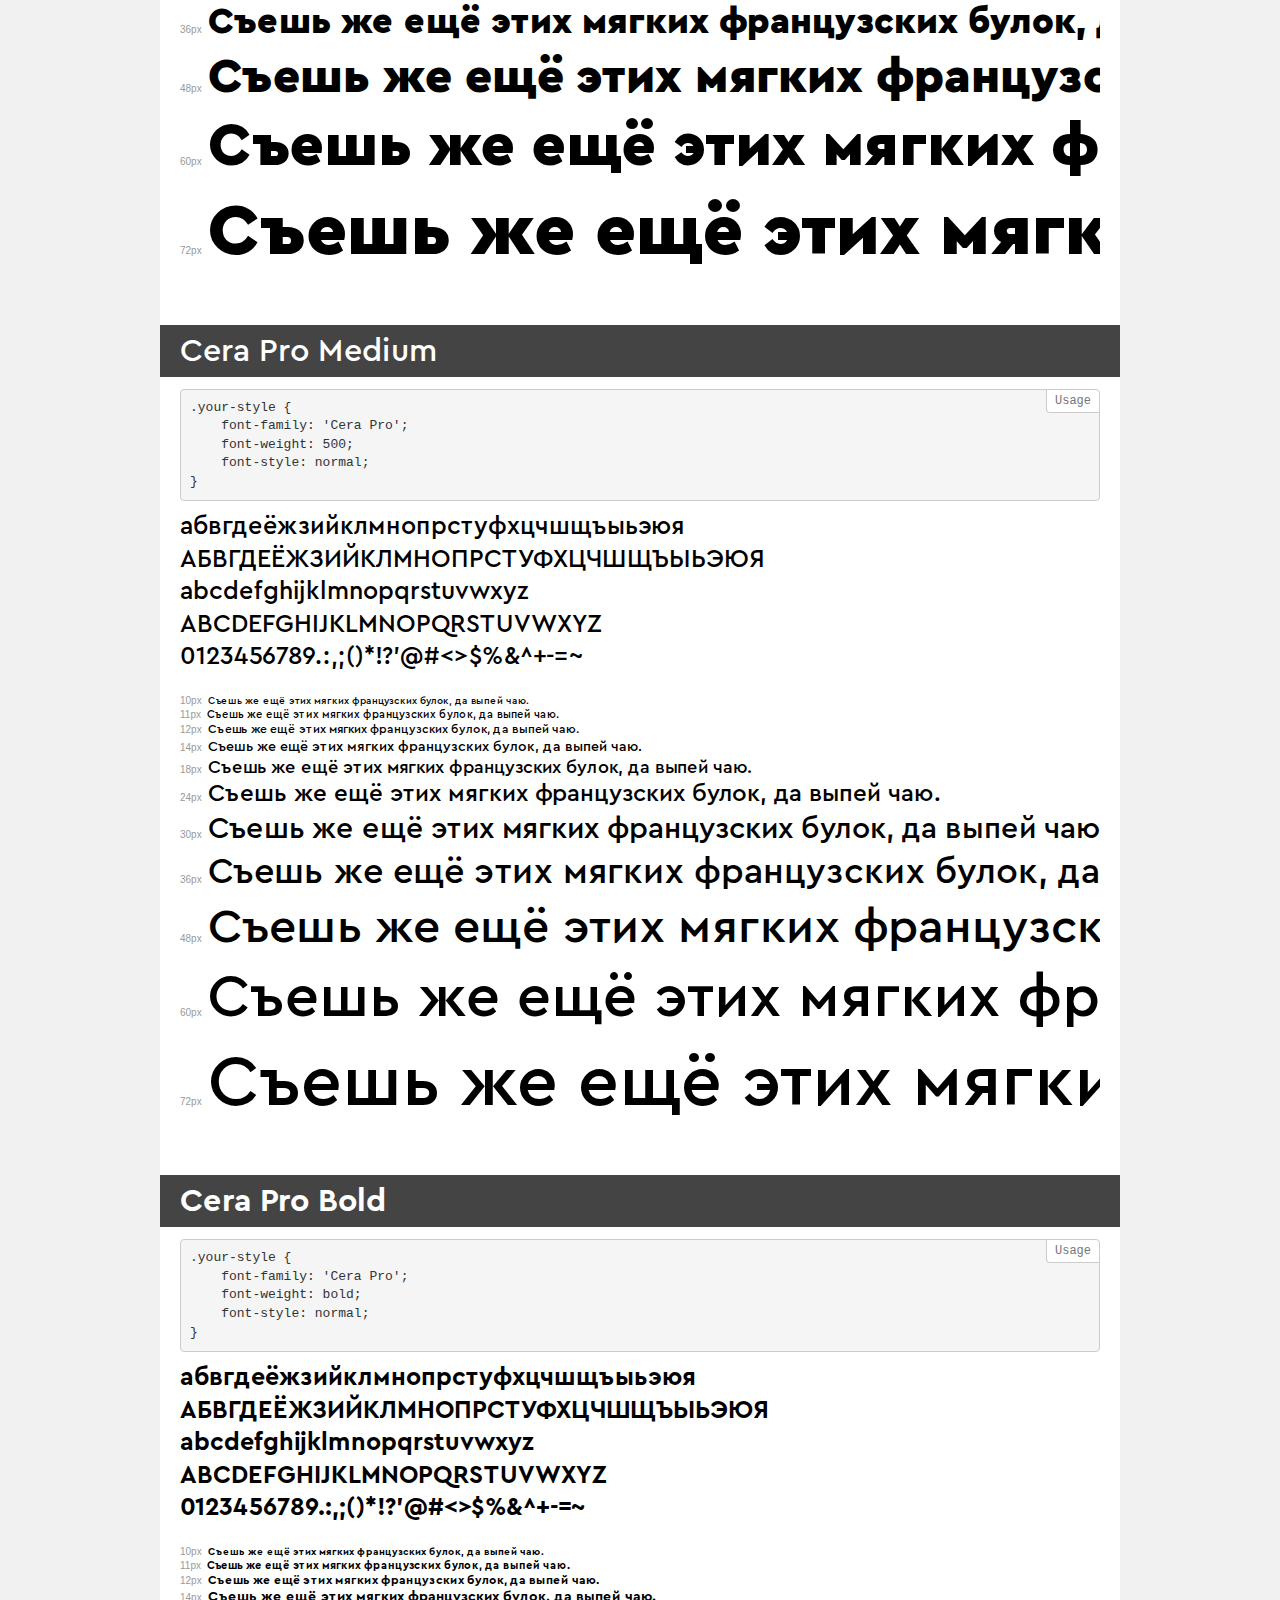
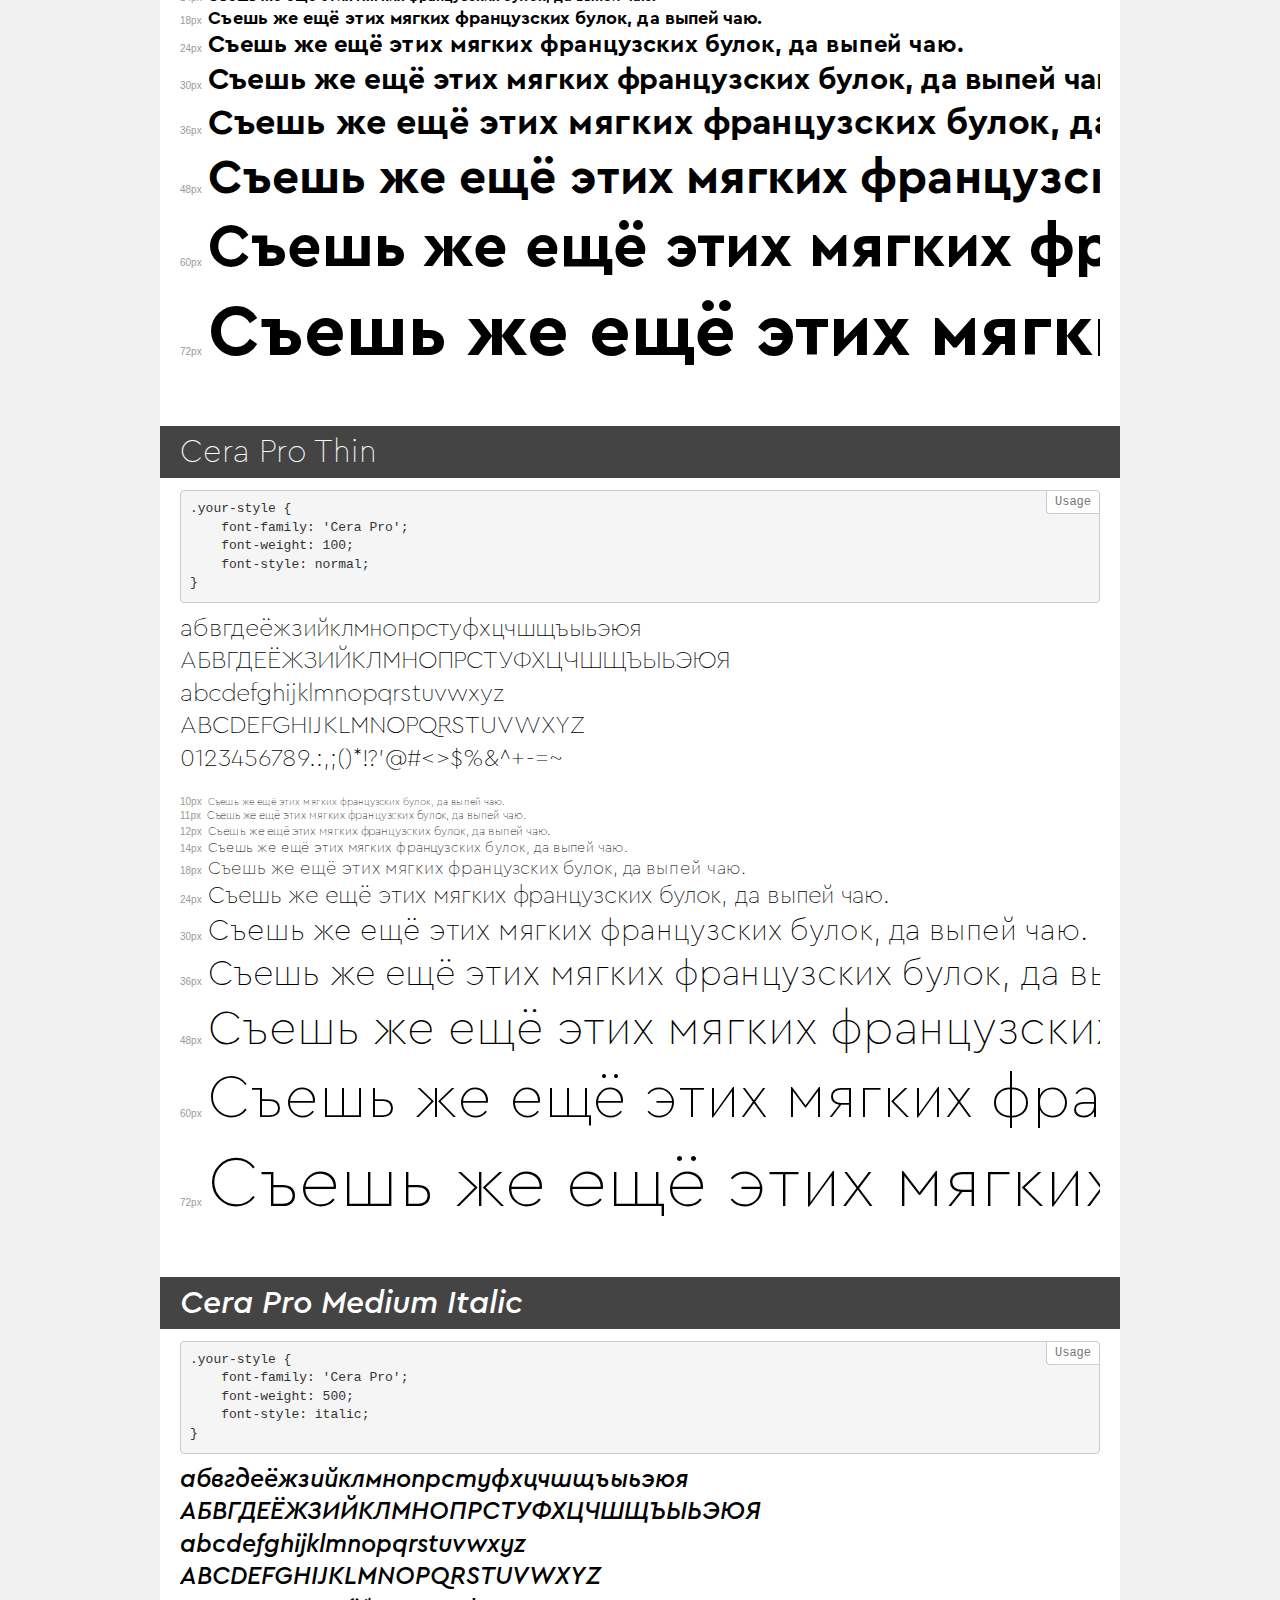
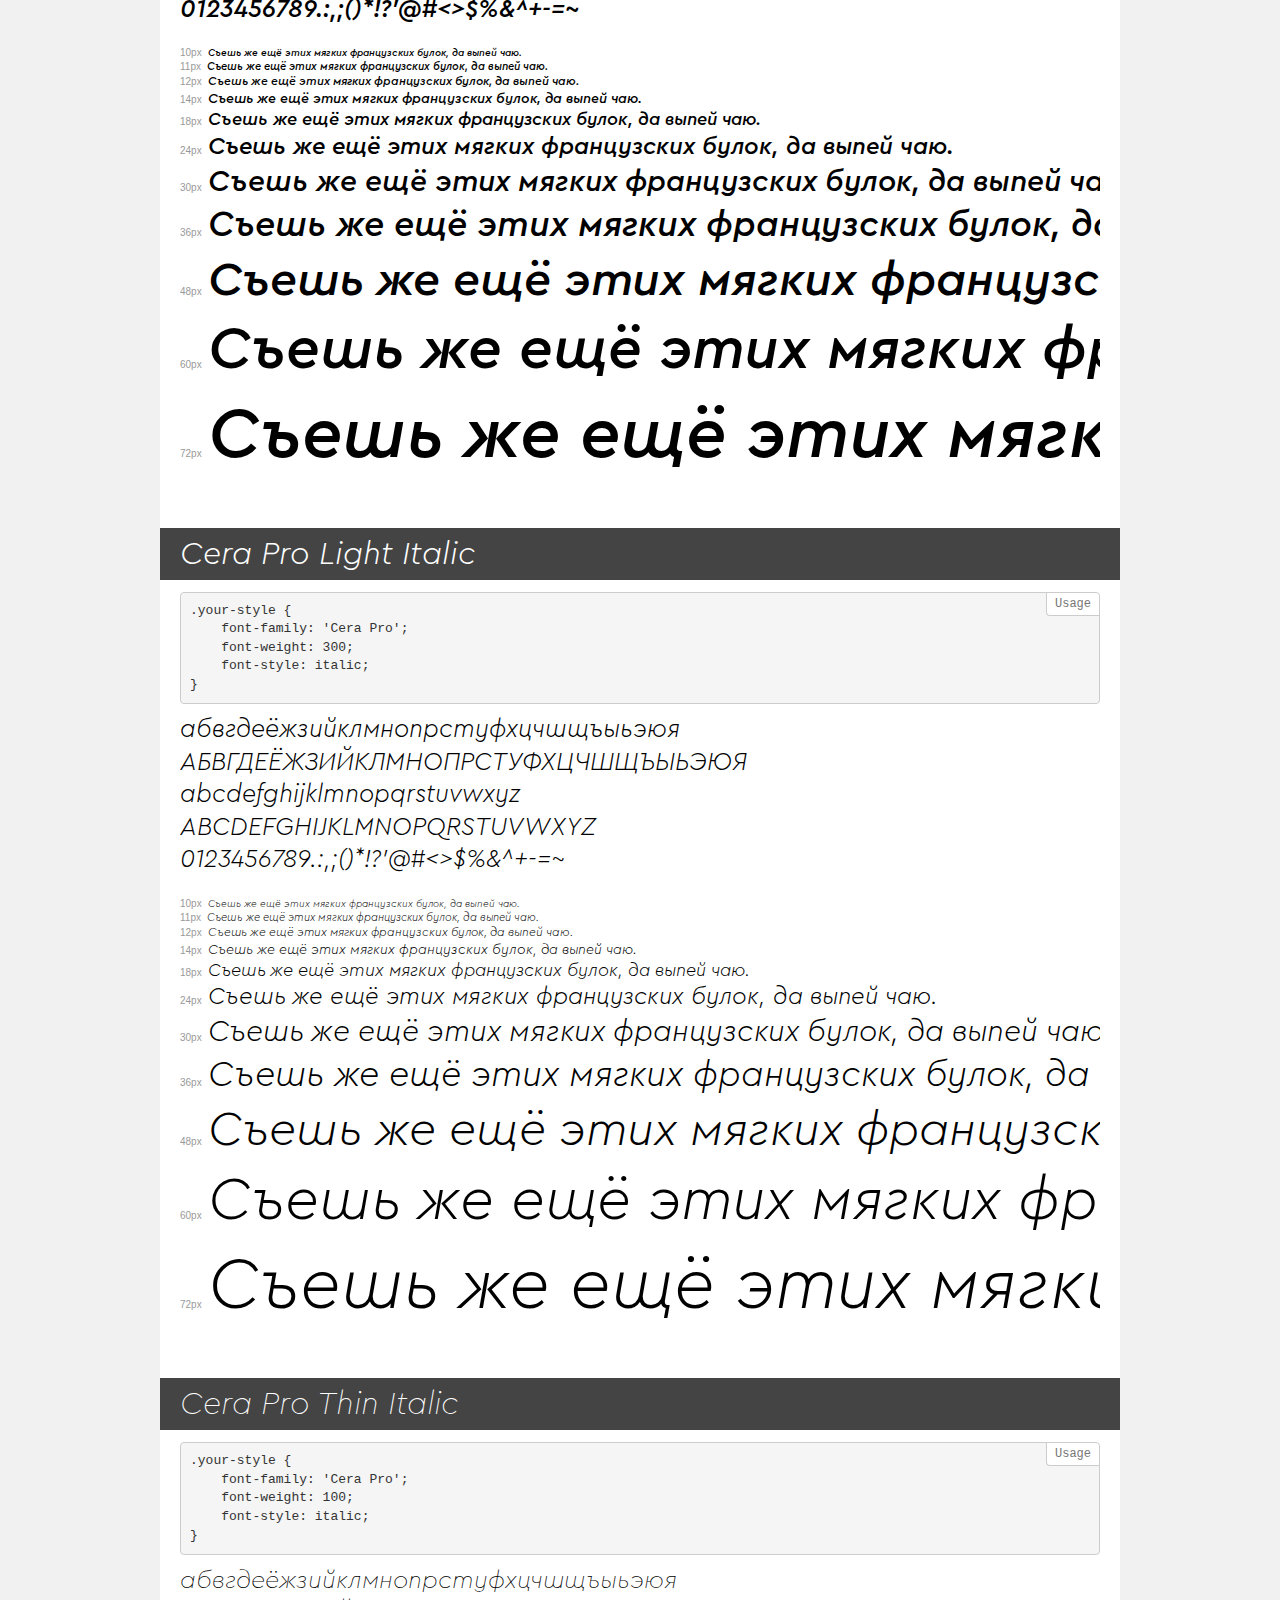
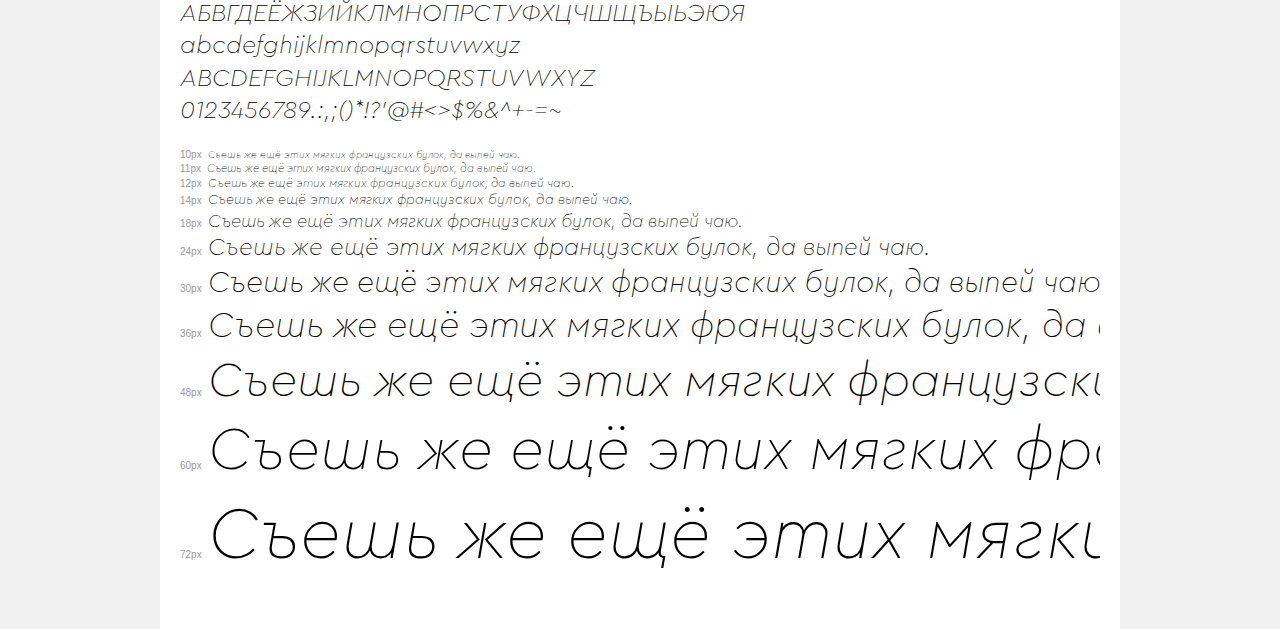
<file: fonts/CeraPro/demo.html>
<!DOCTYPE html>
<html>
<head>
    <meta charset="utf-8">
    <meta http-equiv="X-UA-Compatible" content="IE=edge">
    <meta name="viewport" content="width=device-width, initial-scale=1">
    <meta name="robots" content="noindex, noarchive">
    <meta name="format-detection" content="telephone=no">
    <title>Transfonter demo</title>
    <link href="stylesheet.css" rel="stylesheet">
    <style>
        /*
        http://meyerweb.com/eric/tools/css/reset/
        v2.0 | 20110126
        License: none (public domain)
        */
        html, body, div, span, applet, object, iframe,
        h1, h2, h3, h4, h5, h6, p, blockquote, pre,
        a, abbr, acronym, address, big, cite, code,
        del, dfn, em, img, ins, kbd, q, s, samp,
        small, strike, strong, sub, sup, tt, var,
        b, u, i, center,
        dl, dt, dd, ol, ul, li,
        fieldset, form, label, legend,
        table, caption, tbody, tfoot, thead, tr, th, td,
        article, aside, canvas, details, embed,
        figure, figcaption, footer, header, hgroup,
        menu, nav, output, ruby, section, summary,
        time, mark, audio, video {
            margin: 0;
            padding: 0;
            border: 0;
            font-size: 100%;
            font: inherit;
            vertical-align: baseline;
        }
        /* HTML5 display-role reset for older browsers */
        article, aside, details, figcaption, figure,
        footer, header, hgroup, menu, nav, section {
            display: block;
        }
        body {
            line-height: 1;
        }
        ol, ul {
            list-style: none;
        }
        blockquote, q {
            quotes: none;
        }
        blockquote:before, blockquote:after,
        q:before, q:after {
            content: '';
            content: none;
        }
        table {
            border-collapse: collapse;
            border-spacing: 0;
        }
        /* common styles */
        body {
            background: #f1f1f1;
            color: #000;
        }
        .page {
            background: #fff;
            width: 920px;
            margin: 0 auto;
            padding: 20px 20px 0 20px;
            overflow: hidden;
        }
        .font-container {
            overflow-x: auto;
            overflow-y: hidden;
            margin-bottom: 40px;
            line-height: 1.3;
            white-space: nowrap;
            padding-bottom: 5px;
        }
        h1 {
            position: relative;
            background: #444;
            font-size: 32px;
            color: #fff;
            padding: 10px 20px;
            margin: 0 -20px 12px -20px;
        }
        .letters {
            font-size: 25px;
            margin-bottom: 20px;
        }
        .s10:before {
            content: '10px';
        }
        .s11:before {
            content: '11px';
        }
        .s12:before {
            content: '12px';
        }
        .s14:before {
            content: '14px';
        }
        .s18:before {
            content: '18px';
        }
        .s24:before {
            content: '24px';
        }
        .s30:before {
            content: '30px';
        }
        .s36:before {
            content: '36px';
        }
        .s48:before {
            content: '48px';
        }
        .s60:before {
            content: '60px';
        }
        .s72:before {
            content: '72px';
        }
        .s10:before, .s11:before, .s12:before, .s14:before,
        .s18:before, .s24:before, .s30:before, .s36:before,
        .s48:before, .s60:before, .s72:before {
            font-family: Arial, sans-serif;
            font-size: 10px;
            font-weight: normal;
            font-style: normal;
            color: #999;
            padding-right: 6px;
        }
        pre {
            display: block;
            position: relative;
            padding: 9px;
            margin: 0 0 10px;
            font-family: Monaco, Menlo, Consolas, "Courier New", monospace !important;
            font-size: 13px;
            line-height: 1.428571429;
            color: #333;
            font-weight: normal !important;
            font-style: normal !important;
            background-color: #f5f5f5;
            border: 1px solid #ccc;
            overflow-x: auto;
            border-radius: 4px;
        }
        pre:after {
            display: block;
            position: absolute;
            right: 0;
            top: 0;
            content: 'Usage';
            line-height: 1;
            padding: 5px 8px;
            font-size: 12px;
            color: #767676;
            background-color: #fff;
            border: 1px solid #ccc;
            border-right: none;
            border-top: none;
            border-radius: 0 4px 0 4px;
            z-index: 10;
        }
        /* responsive */
        @media (max-width: 959px) {
            .page {
                width: auto;
                margin: 0;
            }
        }
    </style>
</head>
<body>
<div class="page">
    <div class="demo" style="font-family: 'Cera Pro'; font-weight: normal; font-style: italic;">
        <h1>Cera Pro Italic</h1>
        <pre>.your-style {
    font-family: 'Cera Pro';
    font-weight: normal;
    font-style: italic;
}</pre>
        <div class="font-container">
            <p class="letters">
                абвгдеёжзийклмнопрстуфхцчшщъыьэюя<br>
АБВГДЕЁЖЗИЙКЛМНОПРСТУФХЦЧШЩЪЫЬЭЮЯ<br>
abcdefghijklmnopqrstuvwxyz<br>
ABCDEFGHIJKLMNOPQRSTUVWXYZ<br>
                0123456789.:,;()*!?'@#<>$%&^+-=~
            </p>
            <p class="s10" style="font-size: 10px;">Съешь же ещё этих мягких французских булок, да выпей чаю.</p>
            <p class="s11" style="font-size: 11px;">Съешь же ещё этих мягких французских булок, да выпей чаю.</p>
            <p class="s12" style="font-size: 12px;">Съешь же ещё этих мягких французских булок, да выпей чаю.</p>
            <p class="s14" style="font-size: 14px;">Съешь же ещё этих мягких французских булок, да выпей чаю.</p>
            <p class="s18" style="font-size: 18px;">Съешь же ещё этих мягких французских булок, да выпей чаю.</p>
            <p class="s24" style="font-size: 24px;">Съешь же ещё этих мягких французских булок, да выпей чаю.</p>
            <p class="s30" style="font-size: 30px;">Съешь же ещё этих мягких французских булок, да выпей чаю.</p>
            <p class="s36" style="font-size: 36px;">Съешь же ещё этих мягких французских булок, да выпей чаю.</p>
            <p class="s48" style="font-size: 48px;">Съешь же ещё этих мягких французских булок, да выпей чаю.</p>
            <p class="s60" style="font-size: 60px;">Съешь же ещё этих мягких французских булок, да выпей чаю.</p>
            <p class="s72" style="font-size: 72px;">Съешь же ещё этих мягких французских булок, да выпей чаю.</p>
        </div>
    </div>
    <div class="demo" style="font-family: 'Cera Pro'; font-weight: normal; font-style: normal;">
        <h1>Cera Pro Regular</h1>
        <pre>.your-style {
    font-family: 'Cera Pro';
    font-weight: normal;
    font-style: normal;
}</pre>
        <div class="font-container">
            <p class="letters">
                абвгдеёжзийклмнопрстуфхцчшщъыьэюя<br>
АБВГДЕЁЖЗИЙКЛМНОПРСТУФХЦЧШЩЪЫЬЭЮЯ<br>
abcdefghijklmnopqrstuvwxyz<br>
ABCDEFGHIJKLMNOPQRSTUVWXYZ<br>
                0123456789.:,;()*!?'@#<>$%&^+-=~
            </p>
            <p class="s10" style="font-size: 10px;">Съешь же ещё этих мягких французских булок, да выпей чаю.</p>
            <p class="s11" style="font-size: 11px;">Съешь же ещё этих мягких французских булок, да выпей чаю.</p>
            <p class="s12" style="font-size: 12px;">Съешь же ещё этих мягких французских булок, да выпей чаю.</p>
            <p class="s14" style="font-size: 14px;">Съешь же ещё этих мягких французских булок, да выпей чаю.</p>
            <p class="s18" style="font-size: 18px;">Съешь же ещё этих мягких французских булок, да выпей чаю.</p>
            <p class="s24" style="font-size: 24px;">Съешь же ещё этих мягких французских булок, да выпей чаю.</p>
            <p class="s30" style="font-size: 30px;">Съешь же ещё этих мягких французских булок, да выпей чаю.</p>
            <p class="s36" style="font-size: 36px;">Съешь же ещё этих мягких французских булок, да выпей чаю.</p>
            <p class="s48" style="font-size: 48px;">Съешь же ещё этих мягких французских булок, да выпей чаю.</p>
            <p class="s60" style="font-size: 60px;">Съешь же ещё этих мягких французских булок, да выпей чаю.</p>
            <p class="s72" style="font-size: 72px;">Съешь же ещё этих мягких французских булок, да выпей чаю.</p>
        </div>
    </div>
    <div class="demo" style="font-family: 'Cera Pro'; font-weight: 900; font-style: italic;">
        <h1>Cera Pro Black Italic</h1>
        <pre>.your-style {
    font-family: 'Cera Pro';
    font-weight: 900;
    font-style: italic;
}</pre>
        <div class="font-container">
            <p class="letters">
                абвгдеёжзийклмнопрстуфхцчшщъыьэюя<br>
АБВГДЕЁЖЗИЙКЛМНОПРСТУФХЦЧШЩЪЫЬЭЮЯ<br>
abcdefghijklmnopqrstuvwxyz<br>
ABCDEFGHIJKLMNOPQRSTUVWXYZ<br>
                0123456789.:,;()*!?'@#<>$%&^+-=~
            </p>
            <p class="s10" style="font-size: 10px;">Съешь же ещё этих мягких французских булок, да выпей чаю.</p>
            <p class="s11" style="font-size: 11px;">Съешь же ещё этих мягких французских булок, да выпей чаю.</p>
            <p class="s12" style="font-size: 12px;">Съешь же ещё этих мягких французских булок, да выпей чаю.</p>
            <p class="s14" style="font-size: 14px;">Съешь же ещё этих мягких французских булок, да выпей чаю.</p>
            <p class="s18" style="font-size: 18px;">Съешь же ещё этих мягких французских булок, да выпей чаю.</p>
            <p class="s24" style="font-size: 24px;">Съешь же ещё этих мягких французских булок, да выпей чаю.</p>
            <p class="s30" style="font-size: 30px;">Съешь же ещё этих мягких французских булок, да выпей чаю.</p>
            <p class="s36" style="font-size: 36px;">Съешь же ещё этих мягких французских булок, да выпей чаю.</p>
            <p class="s48" style="font-size: 48px;">Съешь же ещё этих мягких французских булок, да выпей чаю.</p>
            <p class="s60" style="font-size: 60px;">Съешь же ещё этих мягких французских булок, да выпей чаю.</p>
            <p class="s72" style="font-size: 72px;">Съешь же ещё этих мягких французских булок, да выпей чаю.</p>
        </div>
    </div>
    <div class="demo" style="font-family: 'Cera Pro'; font-weight: 300; font-style: normal;">
        <h1>Cera Pro Light</h1>
        <pre>.your-style {
    font-family: 'Cera Pro';
    font-weight: 300;
    font-style: normal;
}</pre>
        <div class="font-container">
            <p class="letters">
                абвгдеёжзийклмнопрстуфхцчшщъыьэюя<br>
АБВГДЕЁЖЗИЙКЛМНОПРСТУФХЦЧШЩЪЫЬЭЮЯ<br>
abcdefghijklmnopqrstuvwxyz<br>
ABCDEFGHIJKLMNOPQRSTUVWXYZ<br>
                0123456789.:,;()*!?'@#<>$%&^+-=~
            </p>
            <p class="s10" style="font-size: 10px;">Съешь же ещё этих мягких французских булок, да выпей чаю.</p>
            <p class="s11" style="font-size: 11px;">Съешь же ещё этих мягких французских булок, да выпей чаю.</p>
            <p class="s12" style="font-size: 12px;">Съешь же ещё этих мягких французских булок, да выпей чаю.</p>
            <p class="s14" style="font-size: 14px;">Съешь же ещё этих мягких французских булок, да выпей чаю.</p>
            <p class="s18" style="font-size: 18px;">Съешь же ещё этих мягких французских булок, да выпей чаю.</p>
            <p class="s24" style="font-size: 24px;">Съешь же ещё этих мягких французских булок, да выпей чаю.</p>
            <p class="s30" style="font-size: 30px;">Съешь же ещё этих мягких французских булок, да выпей чаю.</p>
            <p class="s36" style="font-size: 36px;">Съешь же ещё этих мягких французских булок, да выпей чаю.</p>
            <p class="s48" style="font-size: 48px;">Съешь же ещё этих мягких французских булок, да выпей чаю.</p>
            <p class="s60" style="font-size: 60px;">Съешь же ещё этих мягких французских булок, да выпей чаю.</p>
            <p class="s72" style="font-size: 72px;">Съешь же ещё этих мягких французских булок, да выпей чаю.</p>
        </div>
    </div>
    <div class="demo" style="font-family: 'Cera Pro'; font-weight: bold; font-style: italic;">
        <h1>Cera Pro Bold Italic</h1>
        <pre>.your-style {
    font-family: 'Cera Pro';
    font-weight: bold;
    font-style: italic;
}</pre>
        <div class="font-container">
            <p class="letters">
                абвгдеёжзийклмнопрстуфхцчшщъыьэюя<br>
АБВГДЕЁЖЗИЙКЛМНОПРСТУФХЦЧШЩЪЫЬЭЮЯ<br>
abcdefghijklmnopqrstuvwxyz<br>
ABCDEFGHIJKLMNOPQRSTUVWXYZ<br>
                0123456789.:,;()*!?'@#<>$%&^+-=~
            </p>
            <p class="s10" style="font-size: 10px;">Съешь же ещё этих мягких французских булок, да выпей чаю.</p>
            <p class="s11" style="font-size: 11px;">Съешь же ещё этих мягких французских булок, да выпей чаю.</p>
            <p class="s12" style="font-size: 12px;">Съешь же ещё этих мягких французских булок, да выпей чаю.</p>
            <p class="s14" style="font-size: 14px;">Съешь же ещё этих мягких французских булок, да выпей чаю.</p>
            <p class="s18" style="font-size: 18px;">Съешь же ещё этих мягких французских булок, да выпей чаю.</p>
            <p class="s24" style="font-size: 24px;">Съешь же ещё этих мягких французских булок, да выпей чаю.</p>
            <p class="s30" style="font-size: 30px;">Съешь же ещё этих мягких французских булок, да выпей чаю.</p>
            <p class="s36" style="font-size: 36px;">Съешь же ещё этих мягких французских булок, да выпей чаю.</p>
            <p class="s48" style="font-size: 48px;">Съешь же ещё этих мягких французских булок, да выпей чаю.</p>
            <p class="s60" style="font-size: 60px;">Съешь же ещё этих мягких французских булок, да выпей чаю.</p>
            <p class="s72" style="font-size: 72px;">Съешь же ещё этих мягких французских булок, да выпей чаю.</p>
        </div>
    </div>
    <div class="demo" style="font-family: 'Cera Pro'; font-weight: 900; font-style: normal;">
        <h1>Cera Pro Black</h1>
        <pre>.your-style {
    font-family: 'Cera Pro';
    font-weight: 900;
    font-style: normal;
}</pre>
        <div class="font-container">
            <p class="letters">
                абвгдеёжзийклмнопрстуфхцчшщъыьэюя<br>
АБВГДЕЁЖЗИЙКЛМНОПРСТУФХЦЧШЩЪЫЬЭЮЯ<br>
abcdefghijklmnopqrstuvwxyz<br>
ABCDEFGHIJKLMNOPQRSTUVWXYZ<br>
                0123456789.:,;()*!?'@#<>$%&^+-=~
            </p>
            <p class="s10" style="font-size: 10px;">Съешь же ещё этих мягких французских булок, да выпей чаю.</p>
            <p class="s11" style="font-size: 11px;">Съешь же ещё этих мягких французских булок, да выпей чаю.</p>
            <p class="s12" style="font-size: 12px;">Съешь же ещё этих мягких французских булок, да выпей чаю.</p>
            <p class="s14" style="font-size: 14px;">Съешь же ещё этих мягких французских булок, да выпей чаю.</p>
            <p class="s18" style="font-size: 18px;">Съешь же ещё этих мягких французских булок, да выпей чаю.</p>
            <p class="s24" style="font-size: 24px;">Съешь же ещё этих мягких французских булок, да выпей чаю.</p>
            <p class="s30" style="font-size: 30px;">Съешь же ещё этих мягких французских булок, да выпей чаю.</p>
            <p class="s36" style="font-size: 36px;">Съешь же ещё этих мягких французских булок, да выпей чаю.</p>
            <p class="s48" style="font-size: 48px;">Съешь же ещё этих мягких французских булок, да выпей чаю.</p>
            <p class="s60" style="font-size: 60px;">Съешь же ещё этих мягких французских булок, да выпей чаю.</p>
            <p class="s72" style="font-size: 72px;">Съешь же ещё этих мягких французских булок, да выпей чаю.</p>
        </div>
    </div>
    <div class="demo" style="font-family: 'Cera Pro'; font-weight: 500; font-style: normal;">
        <h1>Cera Pro Medium</h1>
        <pre>.your-style {
    font-family: 'Cera Pro';
    font-weight: 500;
    font-style: normal;
}</pre>
        <div class="font-container">
            <p class="letters">
                абвгдеёжзийклмнопрстуфхцчшщъыьэюя<br>
АБВГДЕЁЖЗИЙКЛМНОПРСТУФХЦЧШЩЪЫЬЭЮЯ<br>
abcdefghijklmnopqrstuvwxyz<br>
ABCDEFGHIJKLMNOPQRSTUVWXYZ<br>
                0123456789.:,;()*!?'@#<>$%&^+-=~
            </p>
            <p class="s10" style="font-size: 10px;">Съешь же ещё этих мягких французских булок, да выпей чаю.</p>
            <p class="s11" style="font-size: 11px;">Съешь же ещё этих мягких французских булок, да выпей чаю.</p>
            <p class="s12" style="font-size: 12px;">Съешь же ещё этих мягких французских булок, да выпей чаю.</p>
            <p class="s14" style="font-size: 14px;">Съешь же ещё этих мягких французских булок, да выпей чаю.</p>
            <p class="s18" style="font-size: 18px;">Съешь же ещё этих мягких французских булок, да выпей чаю.</p>
            <p class="s24" style="font-size: 24px;">Съешь же ещё этих мягких французских булок, да выпей чаю.</p>
            <p class="s30" style="font-size: 30px;">Съешь же ещё этих мягких французских булок, да выпей чаю.</p>
            <p class="s36" style="font-size: 36px;">Съешь же ещё этих мягких французских булок, да выпей чаю.</p>
            <p class="s48" style="font-size: 48px;">Съешь же ещё этих мягких французских булок, да выпей чаю.</p>
            <p class="s60" style="font-size: 60px;">Съешь же ещё этих мягких французских булок, да выпей чаю.</p>
            <p class="s72" style="font-size: 72px;">Съешь же ещё этих мягких французских булок, да выпей чаю.</p>
        </div>
    </div>
    <div class="demo" style="font-family: 'Cera Pro'; font-weight: bold; font-style: normal;">
        <h1>Cera Pro Bold</h1>
        <pre>.your-style {
    font-family: 'Cera Pro';
    font-weight: bold;
    font-style: normal;
}</pre>
        <div class="font-container">
            <p class="letters">
                абвгдеёжзийклмнопрстуфхцчшщъыьэюя<br>
АБВГДЕЁЖЗИЙКЛМНОПРСТУФХЦЧШЩЪЫЬЭЮЯ<br>
abcdefghijklmnopqrstuvwxyz<br>
ABCDEFGHIJKLMNOPQRSTUVWXYZ<br>
                0123456789.:,;()*!?'@#<>$%&^+-=~
            </p>
            <p class="s10" style="font-size: 10px;">Съешь же ещё этих мягких французских булок, да выпей чаю.</p>
            <p class="s11" style="font-size: 11px;">Съешь же ещё этих мягких французских булок, да выпей чаю.</p>
            <p class="s12" style="font-size: 12px;">Съешь же ещё этих мягких французских булок, да выпей чаю.</p>
            <p class="s14" style="font-size: 14px;">Съешь же ещё этих мягких французских булок, да выпей чаю.</p>
            <p class="s18" style="font-size: 18px;">Съешь же ещё этих мягких французских булок, да выпей чаю.</p>
            <p class="s24" style="font-size: 24px;">Съешь же ещё этих мягких французских булок, да выпей чаю.</p>
            <p class="s30" style="font-size: 30px;">Съешь же ещё этих мягких французских булок, да выпей чаю.</p>
            <p class="s36" style="font-size: 36px;">Съешь же ещё этих мягких французских булок, да выпей чаю.</p>
            <p class="s48" style="font-size: 48px;">Съешь же ещё этих мягких французских булок, да выпей чаю.</p>
            <p class="s60" style="font-size: 60px;">Съешь же ещё этих мягких французских булок, да выпей чаю.</p>
            <p class="s72" style="font-size: 72px;">Съешь же ещё этих мягких французских булок, да выпей чаю.</p>
        </div>
    </div>
    <div class="demo" style="font-family: 'Cera Pro'; font-weight: 100; font-style: normal;">
        <h1>Cera Pro Thin</h1>
        <pre>.your-style {
    font-family: 'Cera Pro';
    font-weight: 100;
    font-style: normal;
}</pre>
        <div class="font-container">
            <p class="letters">
                абвгдеёжзийклмнопрстуфхцчшщъыьэюя<br>
АБВГДЕЁЖЗИЙКЛМНОПРСТУФХЦЧШЩЪЫЬЭЮЯ<br>
abcdefghijklmnopqrstuvwxyz<br>
ABCDEFGHIJKLMNOPQRSTUVWXYZ<br>
                0123456789.:,;()*!?'@#<>$%&^+-=~
            </p>
            <p class="s10" style="font-size: 10px;">Съешь же ещё этих мягких французских булок, да выпей чаю.</p>
            <p class="s11" style="font-size: 11px;">Съешь же ещё этих мягких французских булок, да выпей чаю.</p>
            <p class="s12" style="font-size: 12px;">Съешь же ещё этих мягких французских булок, да выпей чаю.</p>
            <p class="s14" style="font-size: 14px;">Съешь же ещё этих мягких французских булок, да выпей чаю.</p>
            <p class="s18" style="font-size: 18px;">Съешь же ещё этих мягких французских булок, да выпей чаю.</p>
            <p class="s24" style="font-size: 24px;">Съешь же ещё этих мягких французских булок, да выпей чаю.</p>
            <p class="s30" style="font-size: 30px;">Съешь же ещё этих мягких французских булок, да выпей чаю.</p>
            <p class="s36" style="font-size: 36px;">Съешь же ещё этих мягких французских булок, да выпей чаю.</p>
            <p class="s48" style="font-size: 48px;">Съешь же ещё этих мягких французских булок, да выпей чаю.</p>
            <p class="s60" style="font-size: 60px;">Съешь же ещё этих мягких французских булок, да выпей чаю.</p>
            <p class="s72" style="font-size: 72px;">Съешь же ещё этих мягких французских булок, да выпей чаю.</p>
        </div>
    </div>
    <div class="demo" style="font-family: 'Cera Pro'; font-weight: 500; font-style: italic;">
        <h1>Cera Pro Medium Italic</h1>
        <pre>.your-style {
    font-family: 'Cera Pro';
    font-weight: 500;
    font-style: italic;
}</pre>
        <div class="font-container">
            <p class="letters">
                абвгдеёжзийклмнопрстуфхцчшщъыьэюя<br>
АБВГДЕЁЖЗИЙКЛМНОПРСТУФХЦЧШЩЪЫЬЭЮЯ<br>
abcdefghijklmnopqrstuvwxyz<br>
ABCDEFGHIJKLMNOPQRSTUVWXYZ<br>
                0123456789.:,;()*!?'@#<>$%&^+-=~
            </p>
            <p class="s10" style="font-size: 10px;">Съешь же ещё этих мягких французских булок, да выпей чаю.</p>
            <p class="s11" style="font-size: 11px;">Съешь же ещё этих мягких французских булок, да выпей чаю.</p>
            <p class="s12" style="font-size: 12px;">Съешь же ещё этих мягких французских булок, да выпей чаю.</p>
            <p class="s14" style="font-size: 14px;">Съешь же ещё этих мягких французских булок, да выпей чаю.</p>
            <p class="s18" style="font-size: 18px;">Съешь же ещё этих мягких французских булок, да выпей чаю.</p>
            <p class="s24" style="font-size: 24px;">Съешь же ещё этих мягких французских булок, да выпей чаю.</p>
            <p class="s30" style="font-size: 30px;">Съешь же ещё этих мягких французских булок, да выпей чаю.</p>
            <p class="s36" style="font-size: 36px;">Съешь же ещё этих мягких французских булок, да выпей чаю.</p>
            <p class="s48" style="font-size: 48px;">Съешь же ещё этих мягких французских булок, да выпей чаю.</p>
            <p class="s60" style="font-size: 60px;">Съешь же ещё этих мягких французских булок, да выпей чаю.</p>
            <p class="s72" style="font-size: 72px;">Съешь же ещё этих мягких французских булок, да выпей чаю.</p>
        </div>
    </div>
    <div class="demo" style="font-family: 'Cera Pro'; font-weight: 300; font-style: italic;">
        <h1>Cera Pro Light Italic</h1>
        <pre>.your-style {
    font-family: 'Cera Pro';
    font-weight: 300;
    font-style: italic;
}</pre>
        <div class="font-container">
            <p class="letters">
                абвгдеёжзийклмнопрстуфхцчшщъыьэюя<br>
АБВГДЕЁЖЗИЙКЛМНОПРСТУФХЦЧШЩЪЫЬЭЮЯ<br>
abcdefghijklmnopqrstuvwxyz<br>
ABCDEFGHIJKLMNOPQRSTUVWXYZ<br>
                0123456789.:,;()*!?'@#<>$%&^+-=~
            </p>
            <p class="s10" style="font-size: 10px;">Съешь же ещё этих мягких французских булок, да выпей чаю.</p>
            <p class="s11" style="font-size: 11px;">Съешь же ещё этих мягких французских булок, да выпей чаю.</p>
            <p class="s12" style="font-size: 12px;">Съешь же ещё этих мягких французских булок, да выпей чаю.</p>
            <p class="s14" style="font-size: 14px;">Съешь же ещё этих мягких французских булок, да выпей чаю.</p>
            <p class="s18" style="font-size: 18px;">Съешь же ещё этих мягких французских булок, да выпей чаю.</p>
            <p class="s24" style="font-size: 24px;">Съешь же ещё этих мягких французских булок, да выпей чаю.</p>
            <p class="s30" style="font-size: 30px;">Съешь же ещё этих мягких французских булок, да выпей чаю.</p>
            <p class="s36" style="font-size: 36px;">Съешь же ещё этих мягких французских булок, да выпей чаю.</p>
            <p class="s48" style="font-size: 48px;">Съешь же ещё этих мягких французских булок, да выпей чаю.</p>
            <p class="s60" style="font-size: 60px;">Съешь же ещё этих мягких французских булок, да выпей чаю.</p>
            <p class="s72" style="font-size: 72px;">Съешь же ещё этих мягких французских булок, да выпей чаю.</p>
        </div>
    </div>
    <div class="demo" style="font-family: 'Cera Pro'; font-weight: 100; font-style: italic;">
        <h1>Cera Pro Thin Italic</h1>
        <pre>.your-style {
    font-family: 'Cera Pro';
    font-weight: 100;
    font-style: italic;
}</pre>
        <div class="font-container">
            <p class="letters">
                абвгдеёжзийклмнопрстуфхцчшщъыьэюя<br>
АБВГДЕЁЖЗИЙКЛМНОПРСТУФХЦЧШЩЪЫЬЭЮЯ<br>
abcdefghijklmnopqrstuvwxyz<br>
ABCDEFGHIJKLMNOPQRSTUVWXYZ<br>
                0123456789.:,;()*!?'@#<>$%&^+-=~
            </p>
            <p class="s10" style="font-size: 10px;">Съешь же ещё этих мягких французских булок, да выпей чаю.</p>
            <p class="s11" style="font-size: 11px;">Съешь же ещё этих мягких французских булок, да выпей чаю.</p>
            <p class="s12" style="font-size: 12px;">Съешь же ещё этих мягких французских булок, да выпей чаю.</p>
            <p class="s14" style="font-size: 14px;">Съешь же ещё этих мягких французских булок, да выпей чаю.</p>
            <p class="s18" style="font-size: 18px;">Съешь же ещё этих мягких французских булок, да выпей чаю.</p>
            <p class="s24" style="font-size: 24px;">Съешь же ещё этих мягких французских булок, да выпей чаю.</p>
            <p class="s30" style="font-size: 30px;">Съешь же ещё этих мягких французских булок, да выпей чаю.</p>
            <p class="s36" style="font-size: 36px;">Съешь же ещё этих мягких французских булок, да выпей чаю.</p>
            <p class="s48" style="font-size: 48px;">Съешь же ещё этих мягких французских булок, да выпей чаю.</p>
            <p class="s60" style="font-size: 60px;">Съешь же ещё этих мягких французских булок, да выпей чаю.</p>
            <p class="s72" style="font-size: 72px;">Съешь же ещё этих мягких французских булок, да выпей чаю.</p>
        </div>
    </div>
</div>
</body>
</html>
</file>
<file: css/style.css>
@import url('global.css');

@import url('fonts.css');

@import url('header.css');

@import url('hero.css');

@import url('president.css');

@import url('facts.css');

@import url('history.css');

@import url('burger.css');

@import url('news.css');

@import url('channel.css');

@import url('breadcrumbs.css');

@import url('news-feed-page.css');

@import url('graduations.css');

@import url('asteroids.css');

@import url('proverbs.css');

@import url('contacts.css');
</file>
<file: fonts/CeraPro/stylesheet.css>
@font-face {
    font-family: 'Cera Pro';
    src: url('CeraPro-Italic.eot');
    src: local('Cera Pro Italic'), local('CeraPro-Italic'),
        url('CeraPro-Italic.eot?#iefix') format('embedded-opentype'),
        url('CeraPro-Italic.woff') format('woff'),
        url('CeraPro-Italic.ttf') format('truetype');
    font-weight: normal;
    font-style: italic;
}

@font-face {
    font-family: 'Cera Pro';
    src: url('CeraPro-Regular.eot');
    src: local('Cera Pro Regular'), local('CeraPro-Regular'),
        url('CeraPro-Regular.eot?#iefix') format('embedded-opentype'),
        url('CeraPro-Regular.woff') format('woff'),
        url('CeraPro-Regular.ttf') format('truetype');
    font-weight: normal;
    font-style: normal;
}

@font-face {
    font-family: 'Cera Pro';
    src: url('CeraPro-BlackItalic.eot');
    src: local('Cera Pro Black Italic'), local('CeraPro-BlackItalic'),
        url('CeraPro-BlackItalic.eot?#iefix') format('embedded-opentype'),
        url('CeraPro-BlackItalic.woff') format('woff'),
        url('CeraPro-BlackItalic.ttf') format('truetype');
    font-weight: 900;
    font-style: italic;
}

@font-face {
    font-family: 'Cera Pro';
    src: url('CeraPro-Light.eot');
    src: local('Cera Pro Light'), local('CeraPro-Light'),
        url('CeraPro-Light.eot?#iefix') format('embedded-opentype'),
        url('CeraPro-Light.woff') format('woff'),
        url('CeraPro-Light.ttf') format('truetype');
    font-weight: 300;
    font-style: normal;
}

@font-face {
    font-family: 'Cera Pro';
    src: url('CeraPro-BoldItalic.eot');
    src: local('Cera Pro Bold Italic'), local('CeraPro-BoldItalic'),
        url('CeraPro-BoldItalic.eot?#iefix') format('embedded-opentype'),
        url('CeraPro-BoldItalic.woff') format('woff'),
        url('CeraPro-BoldItalic.ttf') format('truetype');
    font-weight: bold;
    font-style: italic;
}

@font-face {
    font-family: 'Cera Pro';
    src: url('CeraPro-Black.eot');
    src: local('Cera Pro Black'), local('CeraPro-Black'),
        url('CeraPro-Black.eot?#iefix') format('embedded-opentype'),
        url('CeraPro-Black.woff') format('woff'),
        url('CeraPro-Black.ttf') format('truetype');
    font-weight: 900;
    font-style: normal;
}

@font-face {
    font-family: 'Cera Pro';
    src: url('CeraPro-Medium.eot');
    src: local('Cera Pro Medium'), local('CeraPro-Medium'),
        url('CeraPro-Medium.eot?#iefix') format('embedded-opentype'),
        url('CeraPro-Medium.woff') format('woff'),
        url('CeraPro-Medium.ttf') format('truetype');
    font-weight: 500;
    font-style: normal;
}

@font-face {
    font-family: 'Cera Pro';
    src: url('CeraPro-Bold.eot');
    src: local('Cera Pro Bold'), local('CeraPro-Bold'),
        url('CeraPro-Bold.eot?#iefix') format('embedded-opentype'),
        url('CeraPro-Bold.woff') format('woff'),
        url('CeraPro-Bold.ttf') format('truetype');
    font-weight: bold;
    font-style: normal;
}

@font-face {
    font-family: 'Cera Pro';
    src: url('CeraPro-Thin.eot');
    src: local('Cera Pro Thin'), local('CeraPro-Thin'),
        url('CeraPro-Thin.eot?#iefix') format('embedded-opentype'),
        url('CeraPro-Thin.woff') format('woff'),
        url('CeraPro-Thin.ttf') format('truetype');
    font-weight: 100;
    font-style: normal;
}

@font-face {
    font-family: 'Cera Pro';
    src: url('CeraPro-MediumItalic.eot');
    src: local('Cera Pro Medium Italic'), local('CeraPro-MediumItalic'),
        url('CeraPro-MediumItalic.eot?#iefix') format('embedded-opentype'),
        url('CeraPro-MediumItalic.woff') format('woff'),
        url('CeraPro-MediumItalic.ttf') format('truetype');
    font-weight: 500;
    font-style: italic;
}

@font-face {
    font-family: 'Cera Pro';
    src: url('CeraPro-LightItalic.eot');
    src: local('Cera Pro Light Italic'), local('CeraPro-LightItalic'),
        url('CeraPro-LightItalic.eot?#iefix') format('embedded-opentype'),
        url('CeraPro-LightItalic.woff') format('woff'),
        url('CeraPro-LightItalic.ttf') format('truetype');
    font-weight: 300;
    font-style: italic;
}

@font-face {
    font-family: 'Cera Pro';
    src: url('CeraPro-ThinItalic.eot');
    src: local('Cera Pro Thin Italic'), local('CeraPro-ThinItalic'),
        url('CeraPro-ThinItalic.eot?#iefix') format('embedded-opentype'),
        url('CeraPro-ThinItalic.woff') format('woff'),
        url('CeraPro-ThinItalic.ttf') format('truetype');
    font-weight: 100;
    font-style: italic;
}
</file>
